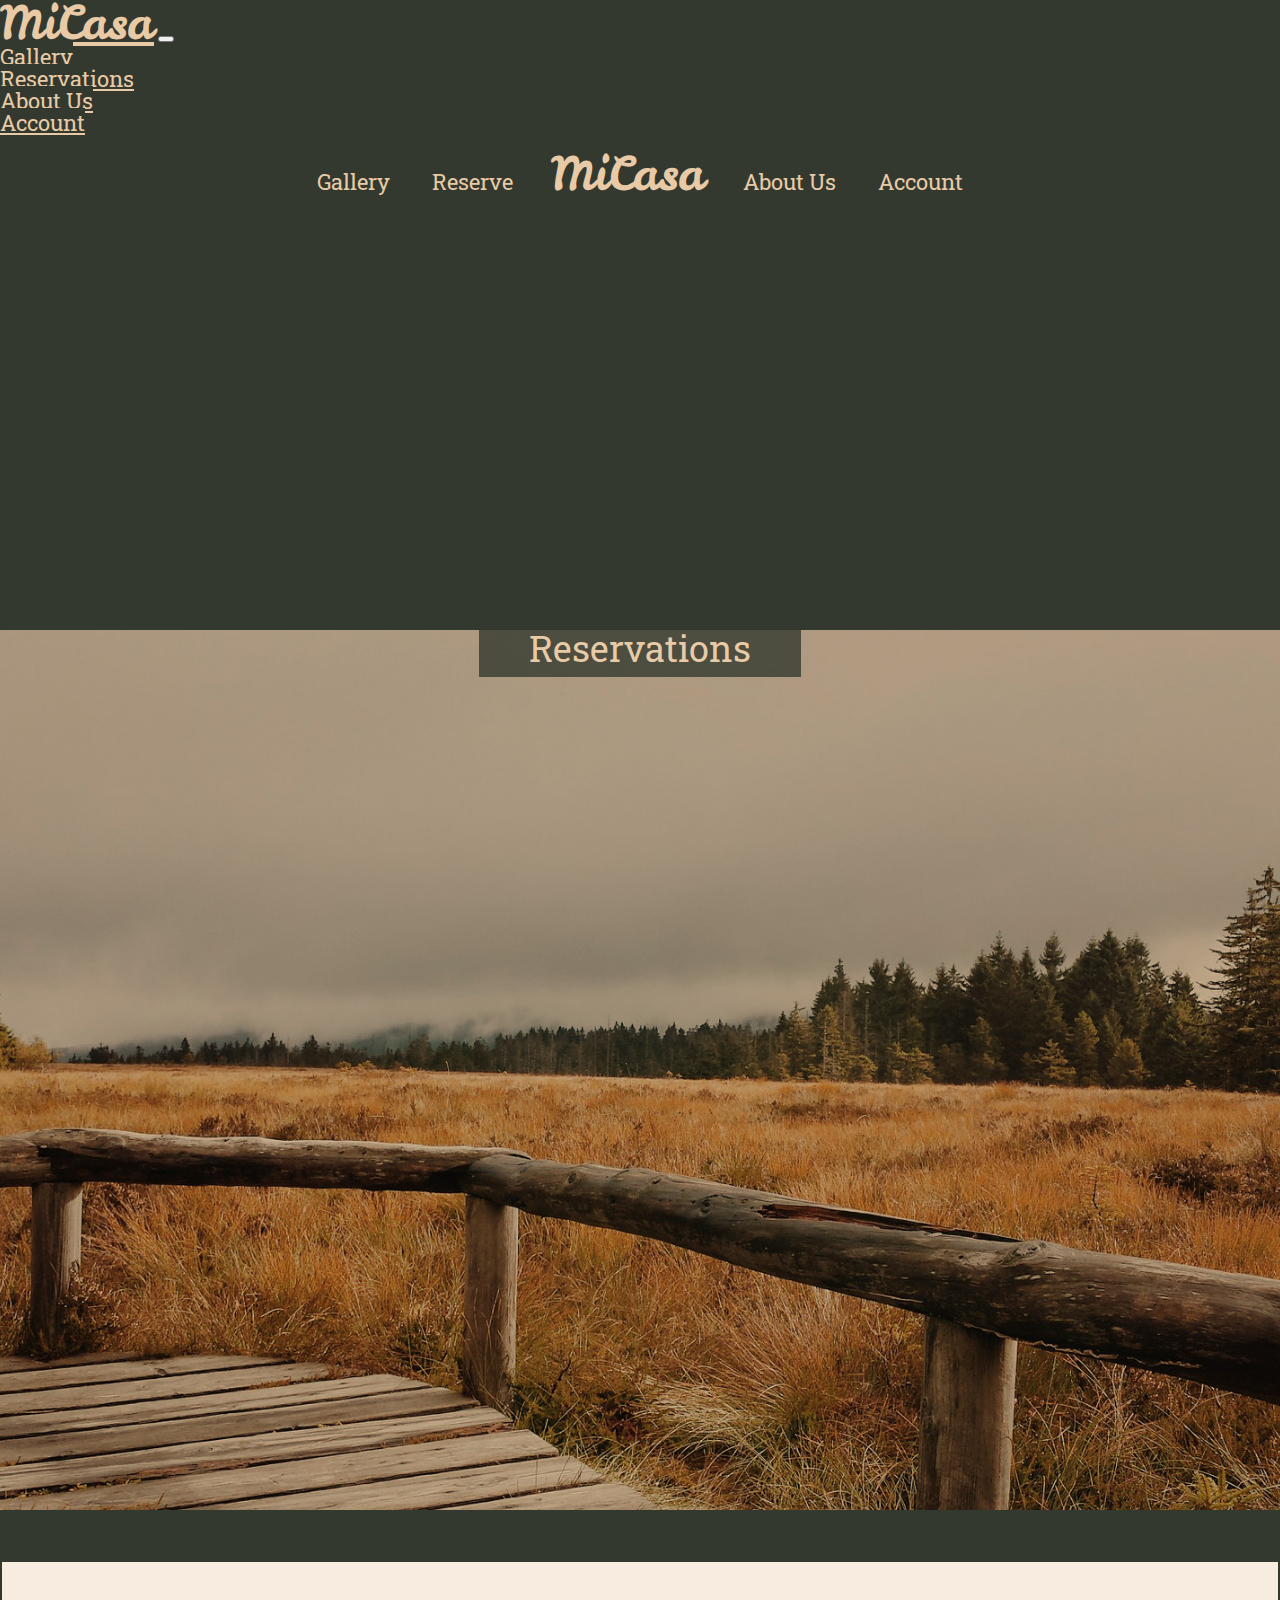
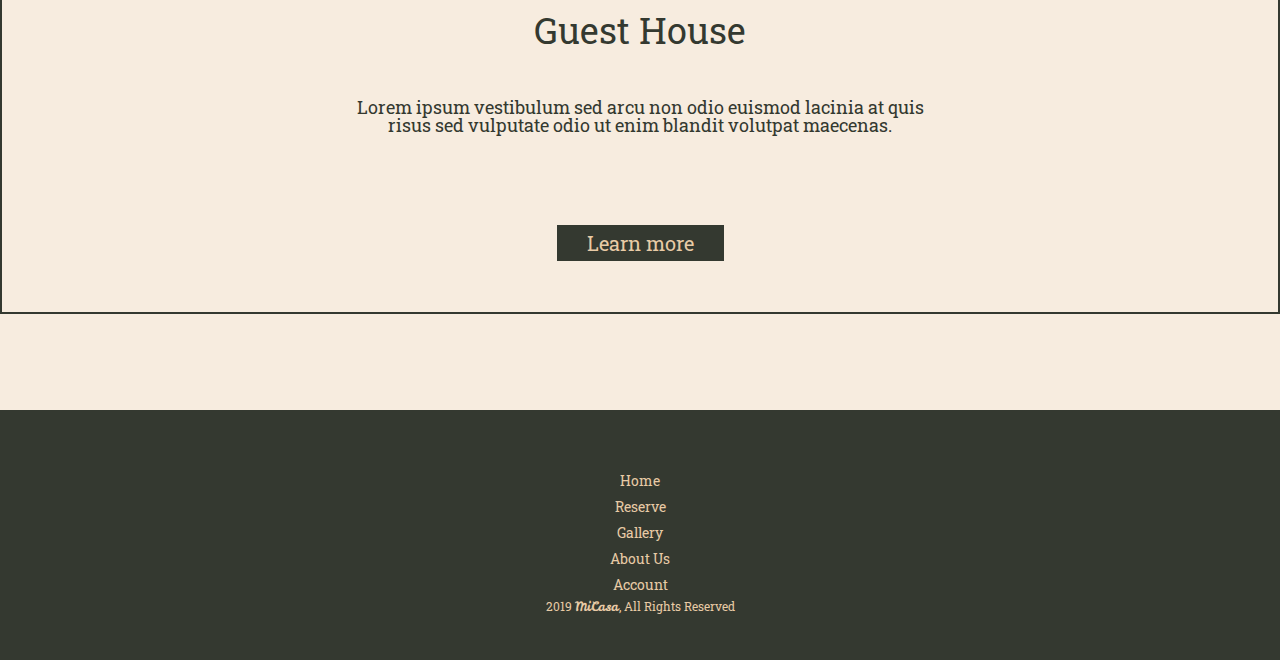
<file: index.html>
<!DOCTYPE html>
<html lang="en">
<head>
    <meta charset="UTF-8">
    <meta name="viewport" content="width=device-width, initial-scale=1, shrink-to-fit=no">
    <meta http-equiv="X-UA-Compatible" content="ie=edge">
    <meta name="description" content="MiCasa is a magical place in Latvia, where you can spend your perfect holidays.">
	<meta name="author" content="Lauma Karpinska">
    <title>MiCasa</title>
    <link rel="apple-touch-icon" sizes="57x57" href="img/favicon/">
    <link rel="apple-touch-icon" sizes="60x60" href="img/favicon//apple-icon-60x60.png">
    <link rel="apple-touch-icon" sizes="72x72" href="imgfavicon//apple-icon-72x72.png">
    <link rel="apple-touch-icon" sizes="76x76" href="img/favicon//apple-icon-76x76.png">
    <link rel="apple-touch-icon" sizes="114x114" href="img/favicon//apple-icon-114x114.png">
    <link rel="apple-touch-icon" sizes="120x120" href="img/favicon//apple-icon-120x120.png">
    <link rel="apple-touch-icon" sizes="144x144" href="img/favicon//apple-icon-144x144.png">
    <link rel="apple-touch-icon" sizes="152x152" href="img/favicon//apple-icon-152x152.png">
    <link rel="apple-touch-icon" sizes="180x180" href="img/favicon//apple-icon-180x180.png">
    <link rel="icon" type="image/png" sizes="192x192"  href="img/favicon//android-icon-192x192.png">
    <link rel="icon" type="image/png" sizes="32x32" href="img/favicon//favicon-32x32.png">
    <link rel="icon" type="image/png" sizes="96x96" href="img/favicon//favicon-96x96.png">
    <link rel="icon" type="image/png" sizes="16x16" href="img/favicon//favicon-16x16.png">
    <link rel="manifest" href="/manifest.json">
    <meta name="msapplication-TileColor" content="#ffffff">
    <meta name="msapplication-TileImage" content="/ms-icon-144x144.png">
    <meta name="theme-color" content="#ffffff">
        
    <link rel="stylesheet" href="https://stackpath.bootstrapcdn.com/bootstrap/4.1.3/css/bootstrap.min.css" integrity="sha384-MCw98/SFnGE8fJT3GXwEOngsV7Zt27NXFoaoApmYm81iuXoPkFOJwJ8ERdknLPMO" crossorigin="anonymous">
    <link href="https://fonts.googleapis.com/css?family=Roboto+Slab" rel="stylesheet">
    <link href="https://fonts.googleapis.com/css?family=Leckerli+One" rel="stylesheet">
    <link rel="stylesheet" href="https://use.fontawesome.com/releases/v5.5.0/css/all.css" integrity="sha384-B4dIYHKNBt8Bc12p+WXckhzcICo0wtJAoU8YZTY5qE0Id1GSseTk6S+L3BlXeVIU" crossorigin="anonymous">
    <link rel="stylesheet" href="css/style.css">

</head>
<body>
    <!-- HEADER -->
    <div class="header">
        <div class="container">
            <div class="row">
                <div class="col-12 hnav justify-content-center">
                    <nav class="navbar navbar-expand-md d-lg-none">
                        <a class="navbar-brand micasa" href="index.html">MiCasa</a>
                        <button class="navbar-toggler" type="button" data-toggle="collapse" data-target="#navbarSupportedContent" aria-controls="navbarSupportedContent" aria-expanded="false" aria-label="Toggle navigation">
                            <span class="burgerino"><i class="fas fa-bars"></i></span>
                        </button>
                        <div class="collapse navbar-collapse " id="navbarSupportedContent">
                            <ul class="navbar-nav mr-auto">
                                <li class="nav-item">
                                    <a class="nav-link abur" href="gallery.html">Gallery</a>
                                </li>
                                <li class="nav-item">
                                    <a class="nav-link abur" href="reservations.html">Reservations</a>
                                </li>
                                <li class="nav-item">
                                    <a class="nav-link abur" href="about.html">About Us</a>
                                </li>
                                <li class="nav-item ">
                                    <a class="nav-link abur" href="logreg.html">Account</a>
                                </li>    
                            </ul>      
                        </div>
                    </nav>
                    <nav class="normal d-none d-lg-block">
                        <ul>
                            <li>
                                <a href="gallery.html">Gallery</a>
                            </li>
                            <li>
                                <a href="reservations.html">Reserve</a>
                            </li>
                            <li>
                                <a class="micasa" href="index.html">MiCasa</a>
                            </li>
                            <li>
                                <a href="about.html">About Us</a>
                            </li>
                            <li>
                                <a href="logreg.html">Account</a>
                            </li>
                        </ul>
                    </nav>
                </div>
            </div>
        </div>
    </div> 

    
    <!-- HERO -->
    <div class="hero">
        <div class="container">
             <div class="row">
                 <div class="col">
                    <a href="reservations.html">Reservations</a>
                </div>
             </div>
        </div>
    </div>
    <!-- MAIN  -->
    <div class="ghouse lighter">
        <div class="container">
            <div class="row ">
                <div class="col lighterb">               
                    <h2>Guest House</h2>
                    <div class="text">
                        <p>Lorem ipsum vestibulum sed arcu non odio euismod lacinia at quis
                            risus sed vulputate odio ut enim blandit volutpat maecenas.
                            </p>
                    </div>
                    <div class="button">
                        <a class="darkera" href="ghouse.html">Learn more</a>
                    </div>                
                </div>
            </div>
        </div>
    </div>

    <!-- FOOTER -->

    <div class="footer">
        <div class="container">
            <div class="row fupper justify-content-between">
                <div class="col-6 col-md-3 col-xl-4 ficons">
                    <nav>
                        <ul>
                            <li><a href="https://www.facebook.com/PewDiePie/" target="_blank"><i class="fab fa-facebook"></i></a></li>
                            <li><a href="https://www.skype.com" target="_blank"><i class="fab fa-skype"></i></a></li>
                            <li><a href="https://twitter.com/pewdiepie" target="_blank"><i class="fab fa-twitter"></i></a></li>                            
                            <li><a href="https://www.instagram.com/pewdiepie/" target="_blank"><i class="fab fa-instagram"></i></a></li>
                        </ul>
                    </nav>
                </div>
                <div class="col-6 col-sm-3 col-xl-2 fnav">
                    <nav>
                        <ul>
                            <li><a href="index.html">Home</a></li>
                            <li><a href="reservations.html">Reserve</a></li>
                            <li><a href="gallery.html">Gallery</a></li>
                            <li><a href="about.html">About Us</a></li>
                            <li><a href="logreg.html">Account</a></li>
                        </ul>
                    </nav>                    
                </div>
            </div>
            <div class="row flower">
                <div class="col copyright">
                    <p>2019 <span>MiCasa</span>, All Rights Reserved</p>
                </div>
            </div>
        </div>
    </div>

    <script src="https://code.jquery.com/jquery-3.3.1.slim.min.js" integrity="sha384-q8i/X+965DzO0rT7abK41JStQIAqVgRVzpbzo5smXKp4YfRvH+8abtTE1Pi6jizo" crossorigin="anonymous"></script>
    <script src="https://cdnjs.cloudflare.com/ajax/libs/popper.js/1.14.7/umd/popper.min.js" integrity="sha384-UO2eT0CpHqdSJQ6hJty5KVphtPhzWj9WO1clHTMGa3JDZwrnQq4sF86dIHNDz0W1" crossorigin="anonymous"></script>
    <script src="https://stackpath.bootstrapcdn.com/bootstrap/4.3.1/js/bootstrap.min.js" integrity="sha384-JjSmVgyd0p3pXB1rRibZUAYoIIy6OrQ6VrjIEaFf/nJGzIxFDsf4x0xIM+B07jRM" crossorigin="anonymous"></script>
    
    <script src="js/main.js"></script>
</body>
</html>
</file>
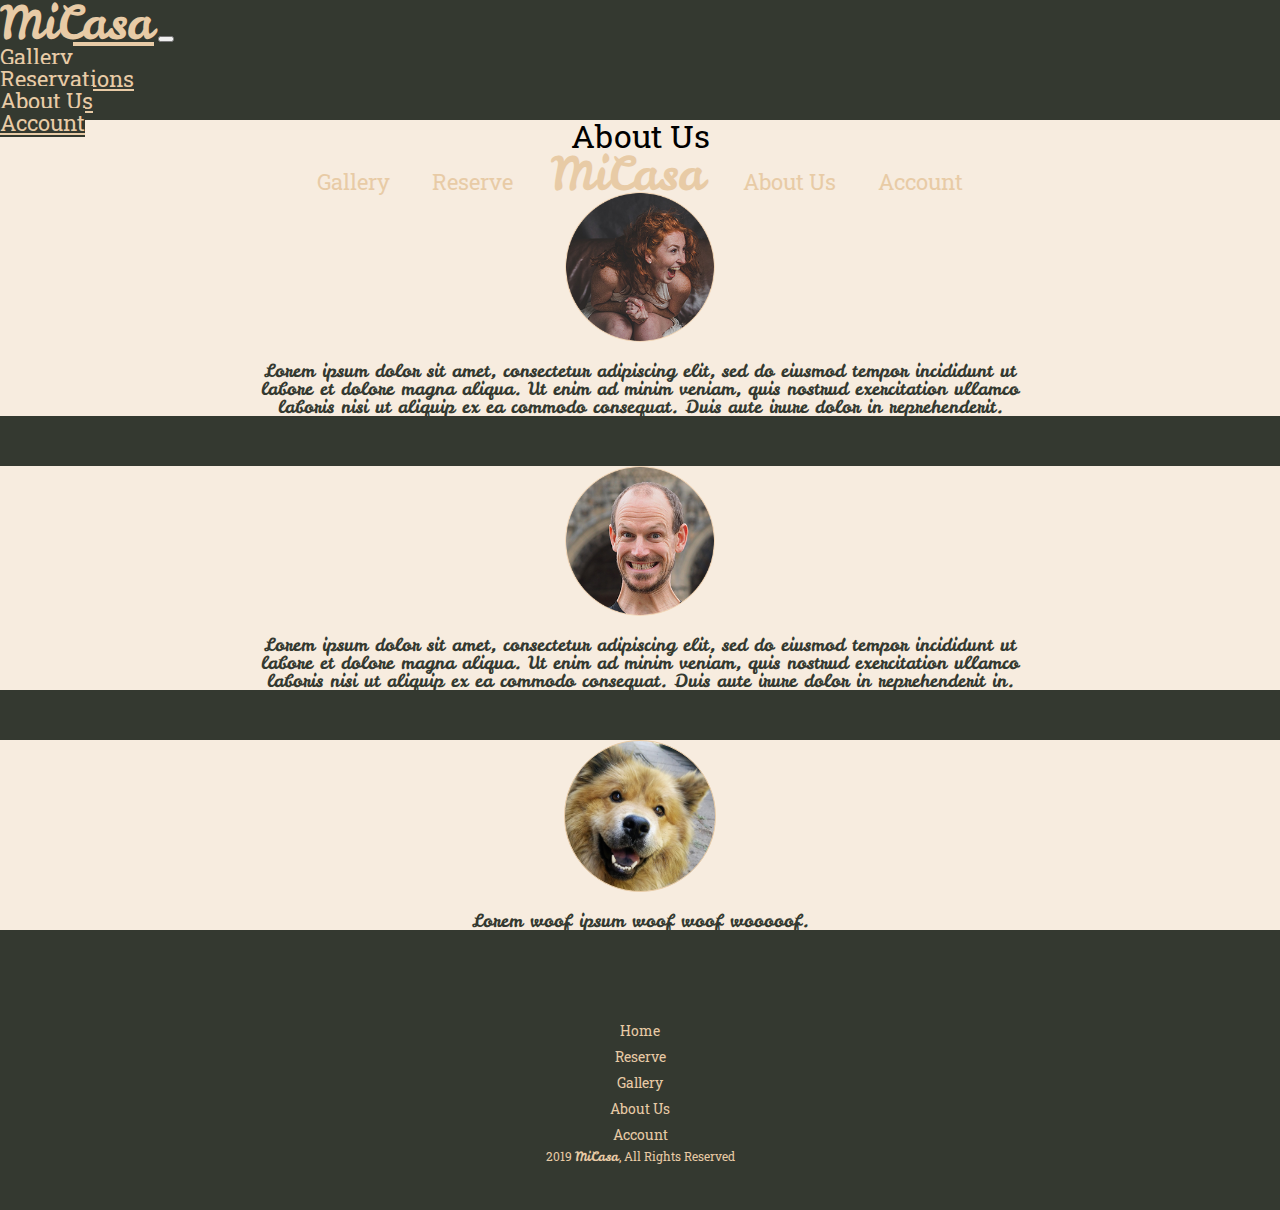
<file: about.html>
<!DOCTYPE html>
<html lang="en">
<head>
    <meta charset="UTF-8">
    <meta name="viewport" content="width=device-width, initial-scale=1, shrink-to-fit=no">
    <meta http-equiv="X-UA-Compatible" content="ie=edge">
    <meta name="description" content="MiCasa is a magical place in Latvia, where you can spend your perfect holidays.">
    <meta name="author" content="Lauma Karpinska">
    <title>MiCasa</title>
    <link rel="apple-touch-icon" sizes="57x57" href="img/favicon/">
    <link rel="apple-touch-icon" sizes="60x60" href="img/favicon//apple-icon-60x60.png">
    <link rel="apple-touch-icon" sizes="72x72" href="imgfavicon//apple-icon-72x72.png">
    <link rel="apple-touch-icon" sizes="76x76" href="img/favicon//apple-icon-76x76.png">
    <link rel="apple-touch-icon" sizes="114x114" href="img/favicon//apple-icon-114x114.png">
    <link rel="apple-touch-icon" sizes="120x120" href="img/favicon//apple-icon-120x120.png">
    <link rel="apple-touch-icon" sizes="144x144" href="img/favicon//apple-icon-144x144.png">
    <link rel="apple-touch-icon" sizes="152x152" href="img/favicon//apple-icon-152x152.png">
    <link rel="apple-touch-icon" sizes="180x180" href="img/favicon//apple-icon-180x180.png">
    <link rel="icon" type="image/png" sizes="192x192"  href="img/favicon//android-icon-192x192.png">
    <link rel="icon" type="image/png" sizes="32x32" href="img/favicon//favicon-32x32.png">
    <link rel="icon" type="image/png" sizes="96x96" href="img/favicon//favicon-96x96.png">
    <link rel="icon" type="image/png" sizes="16x16" href="img/favicon//favicon-16x16.png">
    <link rel="manifest" href="/manifest.json">
    <meta name="msapplication-TileColor" content="#ffffff">
    <meta name="msapplication-TileImage" content="/ms-icon-144x144.png">
    <meta name="theme-color" content="#ffffff">
    
    <link rel="stylesheet" href="https://stackpath.bootstrapcdn.com/bootstrap/4.1.3/css/bootstrap.min.css" integrity="sha384-MCw98/SFnGE8fJT3GXwEOngsV7Zt27NXFoaoApmYm81iuXoPkFOJwJ8ERdknLPMO" crossorigin="anonymous">
    <link href="https://fonts.googleapis.com/css?family=Roboto+Slab" rel="stylesheet">
    <link href="https://fonts.googleapis.com/css?family=Leckerli+One" rel="stylesheet">
    <link rel="stylesheet" href="https://use.fontawesome.com/releases/v5.5.0/css/all.css" integrity="sha384-B4dIYHKNBt8Bc12p+WXckhzcICo0wtJAoU8YZTY5qE0Id1GSseTk6S+L3BlXeVIU" crossorigin="anonymous">
    <link rel="stylesheet" href="css/style.css">
    
</head>
<body>
    <!-- HEADER -->
    <div class="header">
        <div class="container">
            <div class="row">
                <div class="col-12 hnav justify-content-center">
                    <nav class="navbar navbar-expand-md d-lg-none">
                        <a class="navbar-brand micasa" href="index.html">MiCasa</a>
                        <button class="navbar-toggler" type="button" data-toggle="collapse" data-target="#navbarSupportedContent" aria-controls="navbarSupportedContent" aria-expanded="false" aria-label="Toggle navigation">
                            <span class="burgerino"><i class="fas fa-bars"></i></span>
                        </button>
                        <div class="collapse navbar-collapse " id="navbarSupportedContent">
                            <ul class="navbar-nav mr-auto">
                                <li class="nav-item">
                                    <a class="nav-link abur" href="gallery.html">Gallery</a>
                                </li>
                                <li class="nav-item">
                                    <a class="nav-link abur" href="reservations.html">Reservations</a>
                                </li>
                                <li class="nav-item">
                                    <a class="nav-link abur" href="about.html">About Us</a>
                                </li>
                                <li class="nav-item ">
                                    <a class="nav-link abur" href="logreg.html">Account</a>
                                </li>    
                            </ul>      
                        </div>
                    </nav>
                    <nav class="normal d-none d-lg-block">
                        <ul>
                            <li>
                                <a href="gallery.html">Gallery</a>
                            </li>
                            <li>
                                <a href="reservations.html">Reserve</a>
                            </li>
                            <li>
                                <a class="micasa" href="index.html">MiCasa</a>
                            </li>
                            <li>
                                <a href="about.html">About Us</a>
                            </li>
                            <li>
                                <a href="logreg.html">Account</a>
                            </li>
                        </ul>
                    </nav>
                </div>
            </div>
        </div>
    </div>       
    
    <!-- MAIN -->
    <div class="about">
        <div class="container lighter">
            <div class="row">
                <div class="col-12 lighter">
                    <h2>About Us</h2>
                </div>
            </div>
            <div class="row">
                <div class="col-12">
                    <div class="abimg1 abimg"></div>
                    <div class="text">
                        <p>Lorem ipsum dolor sit amet, consectetur adipiscing elit,
                            sed do eiusmod tempor incididunt ut labore et dolore magna aliqua.
                            Ut enim ad minim veniam, quis nostrud exercitation ullamco laboris
                            nisi ut aliquip ex ea commodo consequat. Duis aute irure dolor in
                            reprehenderit.
                        </p>
                    </div>
                </div>
            </div>
        </div>
    </div>       
    <div class="about">
        <div class="container ligther">
            <div class="row">
                <div class="col-12 lighter">
                    <div class="abimg2 abimg"></div>
                    <div class="text">
                        <p>Lorem ipsum dolor sit amet, consectetur adipiscing elit,
                            sed do eiusmod tempor incididunt ut labore et dolore magna aliqua.
                            Ut enim ad minim veniam, quis nostrud exercitation ullamco laboris
                            nisi ut aliquip ex ea commodo consequat. Duis aute irure dolor in
                            reprehenderit in.
                        </p>
                    </div>
                </div>
            </div>
        </div>
    </div>  
    <div class="about">
        <div class="container lighter">
            <div class="row">    
                <div class="col-12">
                    <div class="abimg3 abimg"></div>
                    <div class="text">
                        <p>Lorem woof ipsum woof woof wooooof.
                        </p>
                    </div>
                </div>   
            </div> 
        </div>
    </div>
    
    
    
    <!-- FOOTER -->
    
    <div class="footer">
        <div class="container">
            <div class="row fupper justify-content-between">
                <div class="col-6 col-md-3 col-xl-4 ficons">
                    <nav>
                        <ul>
                            <li><a href="https://www.facebook.com/PewDiePie/" target="_blank"><i class="fab fa-facebook"></i></a></li>
                            <li><a href="https://www.skype.com" target="_blank"><i class="fab fa-skype"></i></a></li>
                            <li><a href="https://twitter.com/pewdiepie" target="_blank"><i class="fab fa-twitter"></i></a></li>                            
                            <li><a href="https://www.instagram.com/pewdiepie/" target="_blank"><i class="fab fa-instagram"></i></a></li>
                        </ul>
                    </nav>
                </div>
                <div class="col-6 col-sm-3 col-xl-2 fnav">
                    <nav>
                        <ul>
                            <li><a href="index.html">Home</a></li>
                            <li><a href="reservations.html">Reserve</a></li>
                            <li><a href="gallery.html">Gallery</a></li>
                            <li><a href="about.html">About Us</a></li>
                            <li><a href="logreg.html">Account</a></li>
                        </ul>
                    </nav>                    
                </div>
            </div>
            <div class="row flower">
                <div class="col copyright">
                    <p>2019 <span>MiCasa</span>, All Rights Reserved</p>
                </div>
            </div>
        </div>
    </div>
    
    <script src="https://code.jquery.com/jquery-3.3.1.slim.min.js" integrity="sha384-q8i/X+965DzO0rT7abK41JStQIAqVgRVzpbzo5smXKp4YfRvH+8abtTE1Pi6jizo" crossorigin="anonymous"></script>
    <script src="https://cdnjs.cloudflare.com/ajax/libs/popper.js/1.14.7/umd/popper.min.js" integrity="sha384-UO2eT0CpHqdSJQ6hJty5KVphtPhzWj9WO1clHTMGa3JDZwrnQq4sF86dIHNDz0W1" crossorigin="anonymous"></script>
    <script src="https://stackpath.bootstrapcdn.com/bootstrap/4.3.1/js/bootstrap.min.js" integrity="sha384-JjSmVgyd0p3pXB1rRibZUAYoIIy6OrQ6VrjIEaFf/nJGzIxFDsf4x0xIM+B07jRM" crossorigin="anonymous"></script>
    
    <script src="js/main.js"></script>
</body>
</html>
</file>
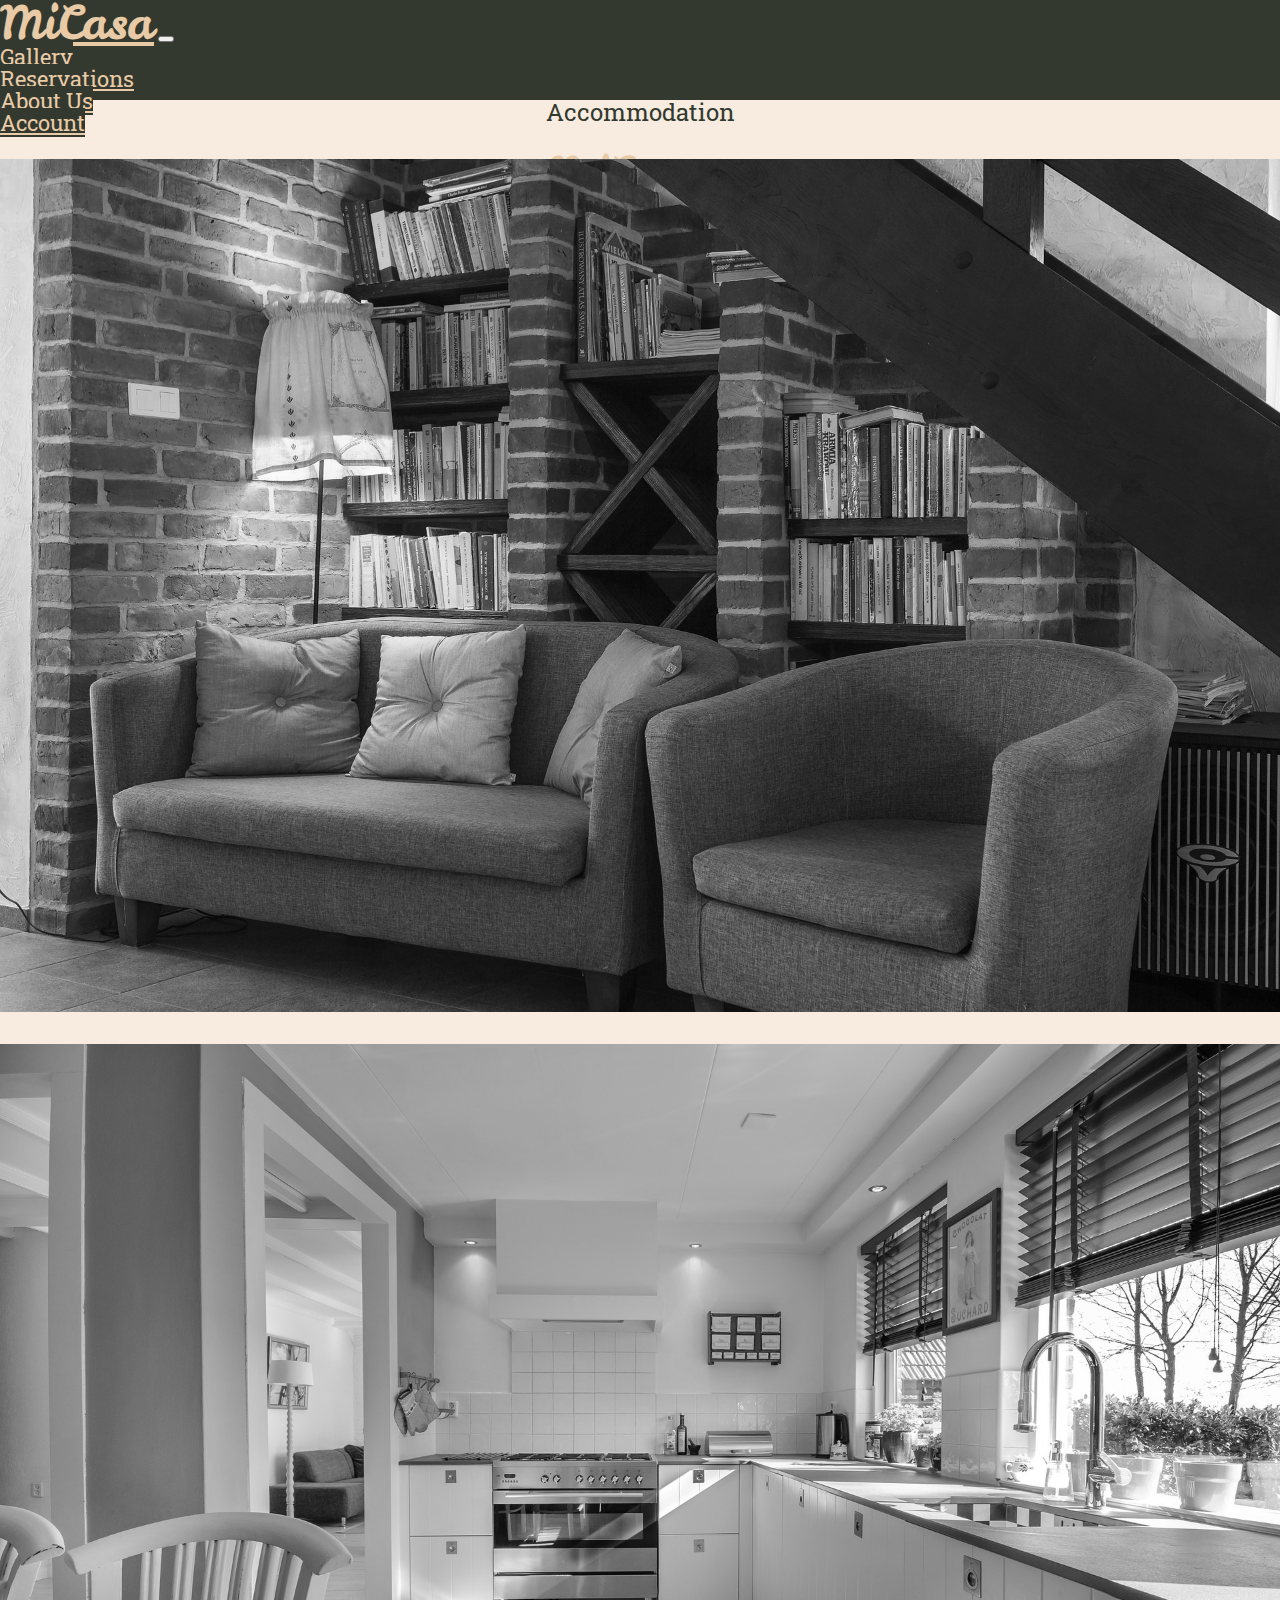
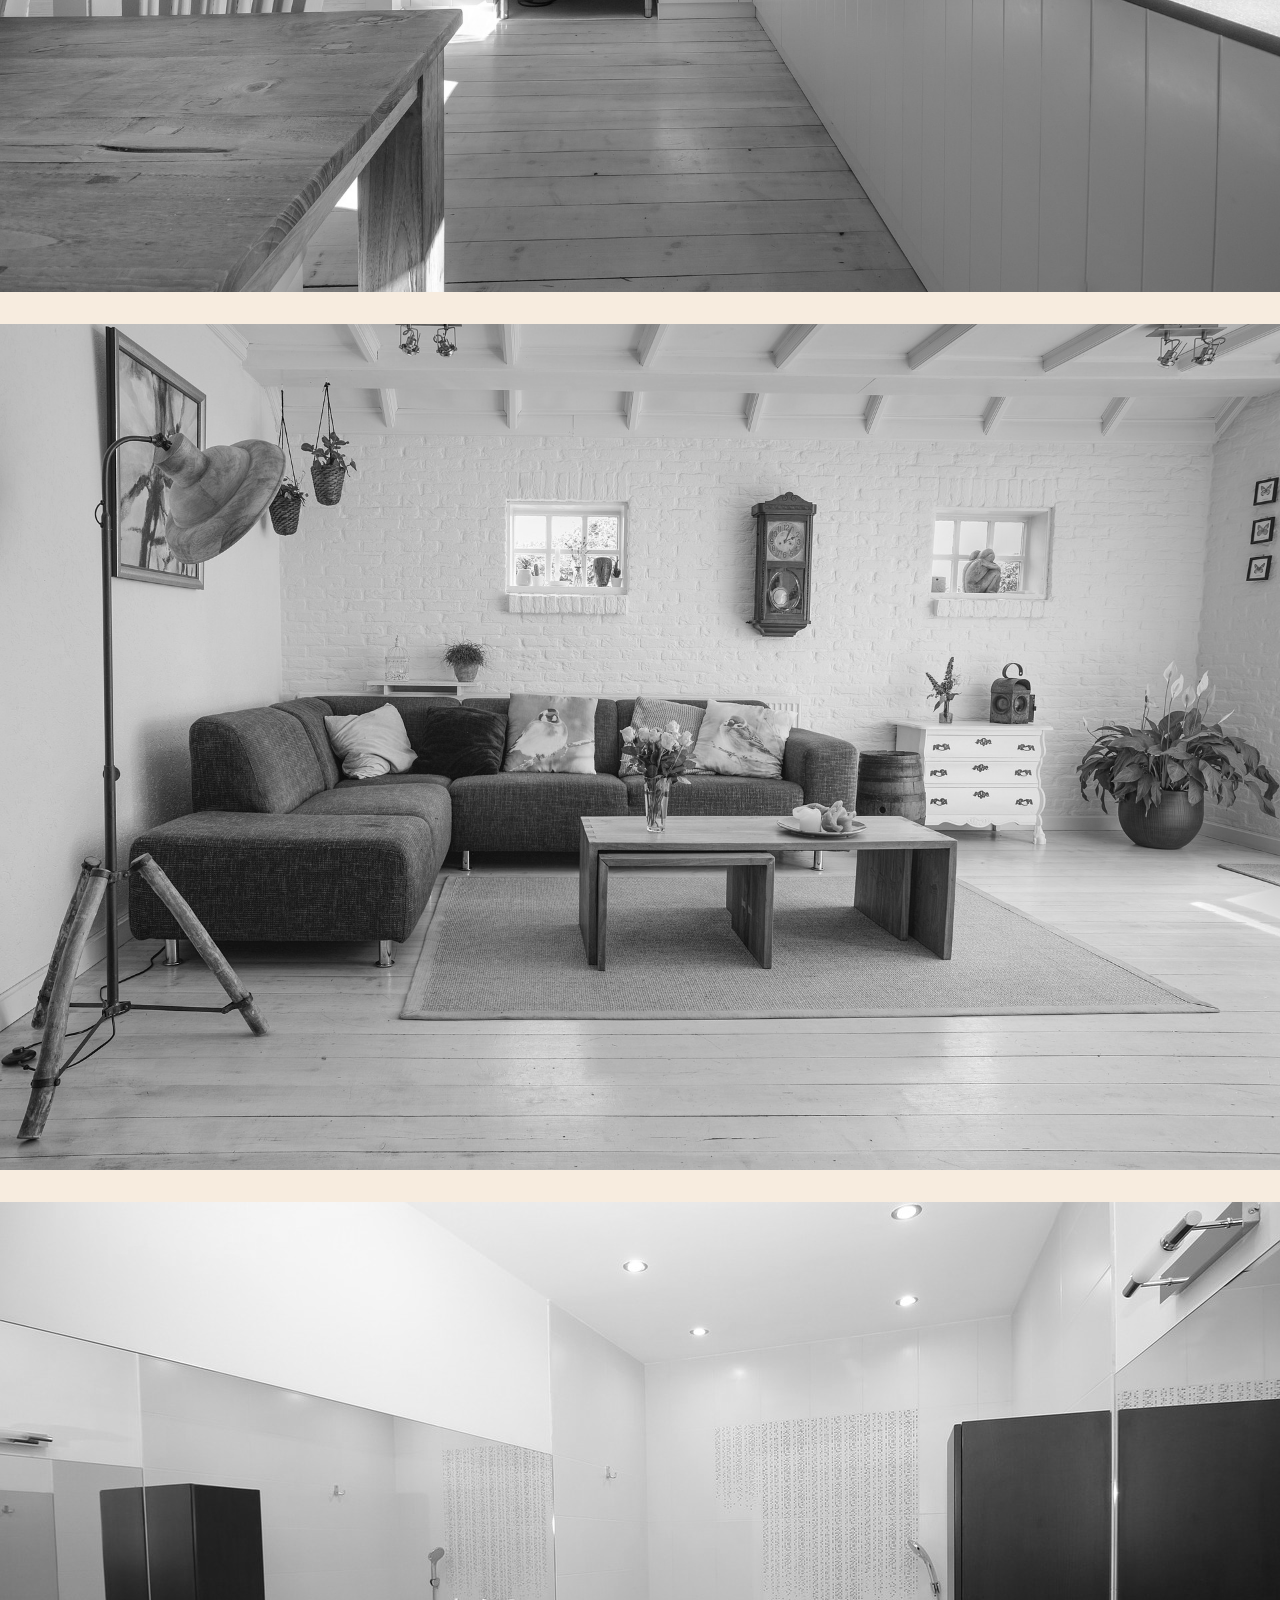
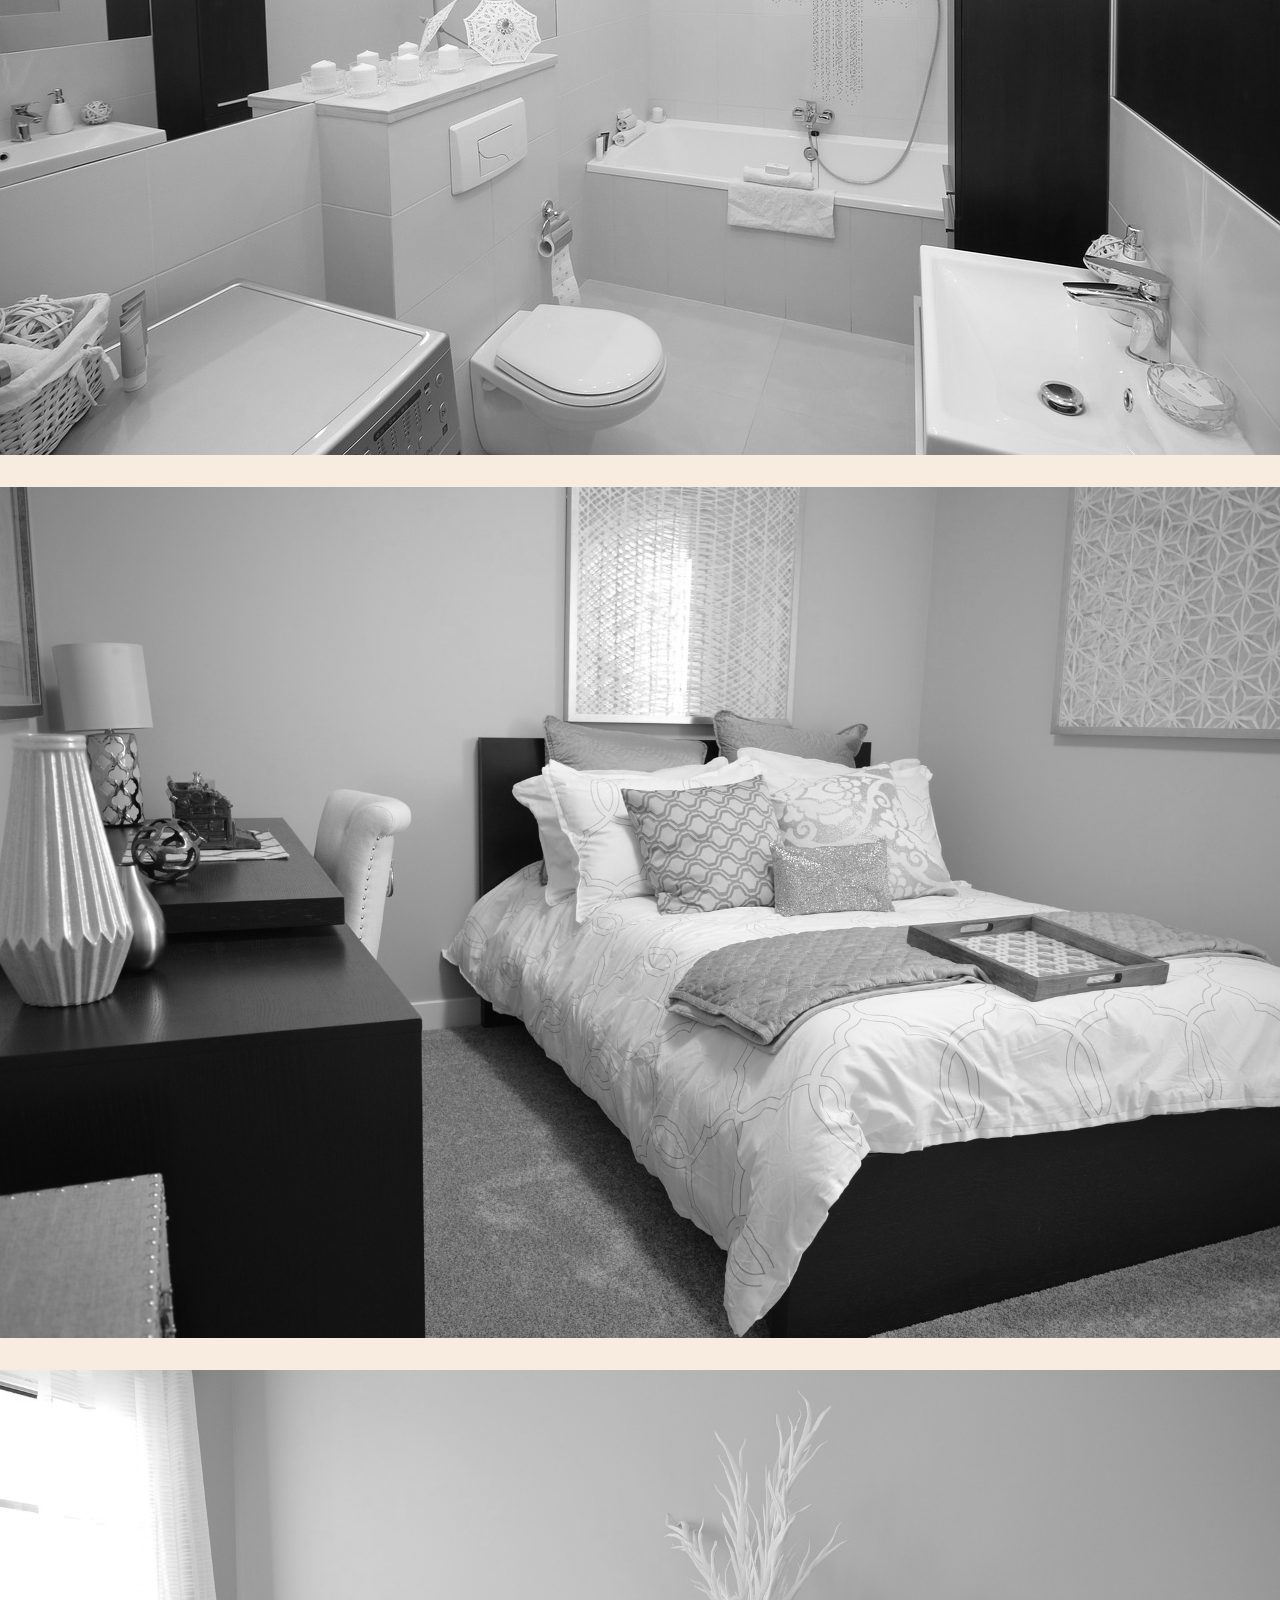
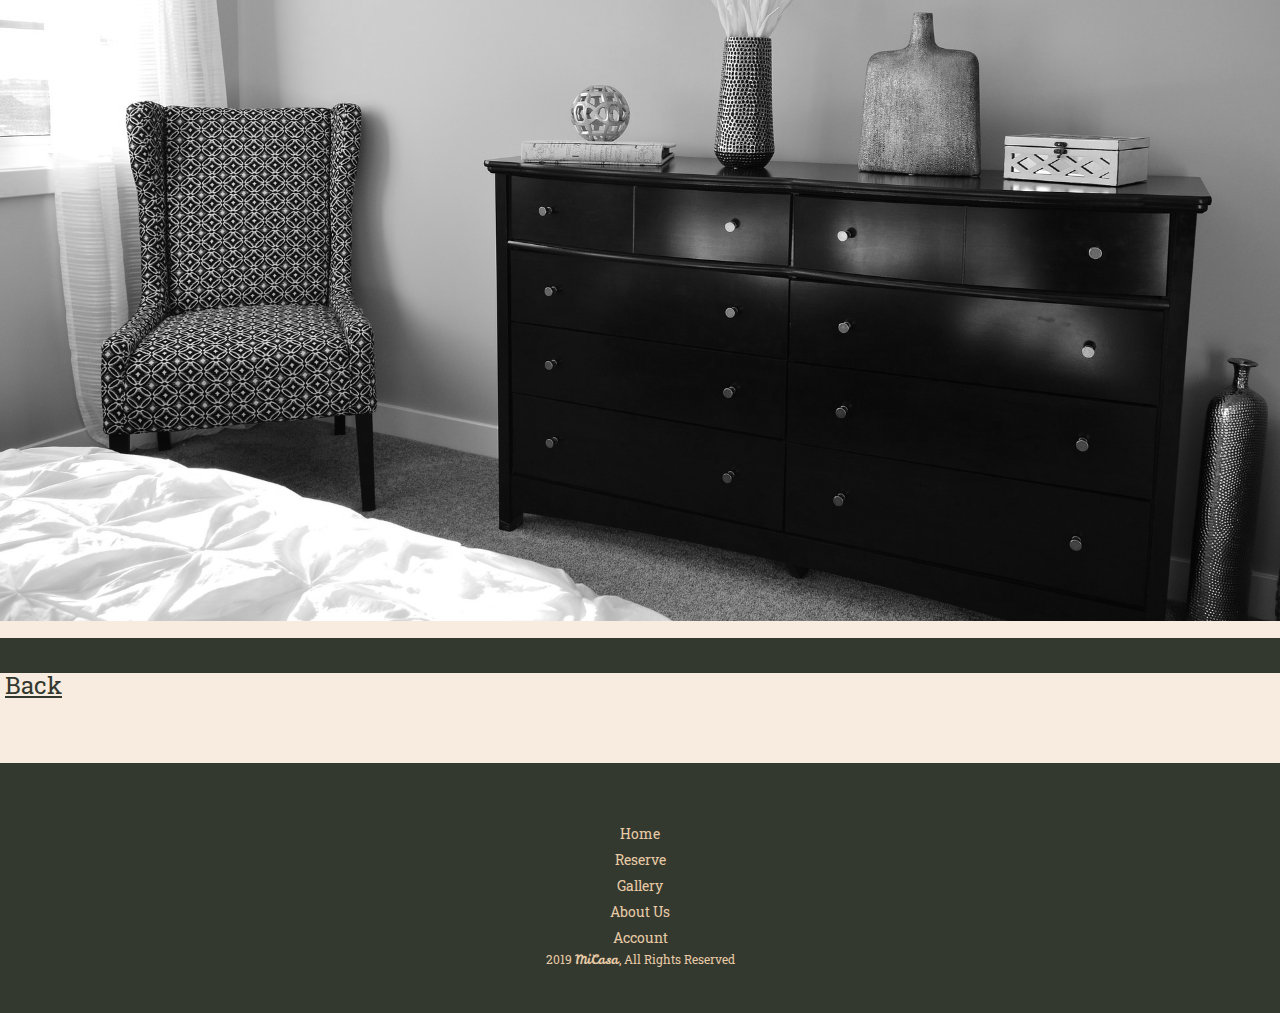
<file: accommodation.html>
<!DOCTYPE html>
<html lang="en">
<head>
    <meta charset="UTF-8">
    <meta name="viewport" content="width=device-width, initial-scale=1, shrink-to-fit=no">
    <meta http-equiv="X-UA-Compatible" content="ie=edge">
    <meta name="description" content="MiCasa is a magical place in Latvia, where you can spend your perfect holidays.">
    <meta name="author" content="Lauma Karpinska">
    <title>MiCasa</title>
    <link rel="apple-touch-icon" sizes="57x57" href="img/favicon/">
    <link rel="apple-touch-icon" sizes="60x60" href="img/favicon//apple-icon-60x60.png">
    <link rel="apple-touch-icon" sizes="72x72" href="imgfavicon//apple-icon-72x72.png">
    <link rel="apple-touch-icon" sizes="76x76" href="img/favicon//apple-icon-76x76.png">
    <link rel="apple-touch-icon" sizes="114x114" href="img/favicon//apple-icon-114x114.png">
    <link rel="apple-touch-icon" sizes="120x120" href="img/favicon//apple-icon-120x120.png">
    <link rel="apple-touch-icon" sizes="144x144" href="img/favicon//apple-icon-144x144.png">
    <link rel="apple-touch-icon" sizes="152x152" href="img/favicon//apple-icon-152x152.png">
    <link rel="apple-touch-icon" sizes="180x180" href="img/favicon//apple-icon-180x180.png">
    <link rel="icon" type="image/png" sizes="192x192"  href="img/favicon//android-icon-192x192.png">
    <link rel="icon" type="image/png" sizes="32x32" href="img/favicon//favicon-32x32.png">
    <link rel="icon" type="image/png" sizes="96x96" href="img/favicon//favicon-96x96.png">
    <link rel="icon" type="image/png" sizes="16x16" href="img/favicon//favicon-16x16.png">
    <link rel="manifest" href="/manifest.json">
    <meta name="msapplication-TileColor" content="#ffffff">
    <meta name="msapplication-TileImage" content="/ms-icon-144x144.png">
    <meta name="theme-color" content="#ffffff">
    
    <link rel="stylesheet" href="https://stackpath.bootstrapcdn.com/bootstrap/4.1.3/css/bootstrap.min.css" integrity="sha384-MCw98/SFnGE8fJT3GXwEOngsV7Zt27NXFoaoApmYm81iuXoPkFOJwJ8ERdknLPMO" crossorigin="anonymous">
    <link href="https://fonts.googleapis.com/css?family=Roboto+Slab" rel="stylesheet">
    <link href="https://fonts.googleapis.com/css?family=Leckerli+One" rel="stylesheet">
    <link rel="stylesheet" href="https://use.fontawesome.com/releases/v5.5.0/css/all.css" integrity="sha384-B4dIYHKNBt8Bc12p+WXckhzcICo0wtJAoU8YZTY5qE0Id1GSseTk6S+L3BlXeVIU" crossorigin="anonymous">
    <link rel="stylesheet" href="css/style.css">
    
</head>
<body>
    <!-- HEADER -->
    <div class="header">
        <div class="container">
            <div class="row">
                <div class="col-12 hnav justify-content-center">
                    <nav class="navbar navbar-expand-md d-lg-none">
                        <a class="navbar-brand micasa" href="index.html">MiCasa</a>
                        <button class="navbar-toggler" type="button" data-toggle="collapse" data-target="#navbarSupportedContent" aria-controls="navbarSupportedContent" aria-expanded="false" aria-label="Toggle navigation">
                            <span class="burgerino"><i class="fas fa-bars"></i></span>
                        </button>
                        <div class="collapse navbar-collapse " id="navbarSupportedContent">
                            <ul class="navbar-nav mr-auto">
                                <li class="nav-item">
                                    <a class="nav-link abur" href="gallery.html">Gallery</a>
                                </li>
                                <li class="nav-item">
                                    <a class="nav-link abur" href="reservations.html">Reservations</a>
                                </li>
                                <li class="nav-item">
                                    <a class="nav-link abur" href="about.html">About Us</a>
                                </li>
                                <li class="nav-item ">
                                    <a class="nav-link abur" href="logreg.html">Account</a>
                                </li>    
                            </ul>      
                        </div>
                    </nav>
                    <nav class="normal d-none d-lg-block">
                        <ul>
                            <li>
                                <a href="gallery.html">Gallery</a>
                            </li>
                            <li>
                                <a href="reservations.html">Reserve</a>
                            </li>
                            <li>
                                <a class="micasa" href="index.html">MiCasa</a>
                            </li>
                            <li>
                                <a href="about.html">About Us</a>
                            </li>
                            <li>
                                <a href="logreg.html">Account</a>
                            </li>
                        </ul>
                    </nav>
                </div>
            </div>
        </div>
    </div> 
    
    <!-- MAIN -->
    
    <div class="specgal">
        <div class="overlay">
            <div class="slideshow col12">
                <div class="closeslide"><a href="#" id="close"><i class="far fa-window-close"></i></a></div>
                <div class="specphotos">
                    <div class="blocka active"><img class="specslide" src="img/gallery/accom/livingroom1.jpg" alt="Living room"></div>
                    <div class="blocka "><img class="specslide" src="img/gallery/accom/kitchen.jpg" alt="Kitchen"></div>
                    <div class="blocka "><img class="specslide" src="img/gallery/accom/livingroom.jpg" alt="Living room"></div>
                    <div class="blocka "><img class="specslide" src="img/gallery/accom/bathroom.jpg" alt="Bathroom"></div>
                    <div class="blocka "><img class="specslide" src="img/gallery/accom/bedroom1.jpg" alt="Bedroom"></div>
                    <div class="blocka "><img class="specslide" src="img/gallery/accom/bedroom2.jpg" alt="Bedroom"></div>
                </div>
                <div class="specbuttons">
                    <a href="#" id="prev"><i class="fas fa-chevron-left"></i></a>
                    <a href="#" id="play"><i class="fas fa-play"></i></a>
                    <a href="#" id="stop"><i class="fas fa-stop"></i></a>
                    <a href="#" id="next"><i class="fas fa-chevron-right"></i></a>
                </div>
            </div>
        </div>
        <div class="container lighter">
            <div class="row">
                <h1 class="gtitle col-12">Accommodation</h1>
            </div>
            
            <div class="row allGal">
                <div class="col-12 col-md-4">
                    <div class="ok"><img  src="img/gallery/accom/livingroom1.jpg" alt="Living room"></div>
                </div>
                <div class="col-12 col-md-4 ">
                    <div class="ok"><img src="img/gallery/accom/kitchen.jpg" alt="Kitchen"></div>
                </div>
                <div class="col-12 col-md-4 ">
                    <div class="ok"><img src="img/gallery/accom/livingroom.jpg" alt="Living room"></div>
                </div>
            </div>
            <div class="row allGal">
                <div class="col-12 col-md-4 ">
                    <div class="ok"><img src="img/gallery/accom/bathroom.jpg" alt="Bathroom"></div>
                </div>
                <div class="col-12 col-md-4 ">
                    <div class="ok"><img src="img/gallery/accom/bedroom1.jpg" alt="Bedroom"></div>
                </div>
                <div class="col-12 col-md-4 ">
                    <div class="ok"><img src="img/gallery/accom/bedroom2.jpg" alt="Bedroom"></div>
                </div>
            </div>
        </div>
    </div>
    <!-- BACK BUTTON -->
    <div class="mainline3 darkerc ">
        <div class="container lighter">
            <div class="row">
                <div class="col-6 col-sm-4 back">
                    <a href="gallery.html"><i class="fas fa-chevron-left"></i> Back</a>
                </div>
            </div>
        </div>
    </div>
    
    <!-- FOOTER -->
    
    <div class="footer">
        <div class="container">
            <div class="row fupper justify-content-between">
                <div class="col-6 col-md-3 col-xl-4 ficons">
                    <nav>
                        <ul>
                            <li><a href="https://www.facebook.com/PewDiePie/" target="_blank"><i class="fab fa-facebook"></i></a></li>
                            <li><a href="https://www.skype.com" target="_blank"><i class="fab fa-skype"></i></a></li>
                            <li><a href="https://twitter.com/pewdiepie" target="_blank"><i class="fab fa-twitter"></i></a></li>                            
                            <li><a href="https://www.instagram.com/pewdiepie/" target="_blank"><i class="fab fa-instagram"></i></a></li>
                        </ul>
                    </nav>
                </div>
                <div class="col-6 col-sm-3 col-xl-2 fnav">
                    <nav>
                        <ul>
                            <li><a href="index.html">Home</a></li>
                            <li><a href="reservations.html">Reserve</a></li>
                            <li><a href="gallery.html">Gallery</a></li>
                            <li><a href="about.html">About Us</a></li>
                            <li><a href="logreg.html">Account</a></li>
                        </ul>
                    </nav>                    
                </div>
            </div>
            <div class="row flower">
                <div class="col copyright">
                    <p>2019 <span>MiCasa</span>, All Rights Reserved</p>
                </div>
            </div>
        </div>
    </div>
    
    <script src="https://code.jquery.com/jquery-3.3.1.slim.min.js" integrity="sha384-q8i/X+965DzO0rT7abK41JStQIAqVgRVzpbzo5smXKp4YfRvH+8abtTE1Pi6jizo" crossorigin="anonymous"></script>
    <script src="https://cdnjs.cloudflare.com/ajax/libs/popper.js/1.14.7/umd/popper.min.js" integrity="sha384-UO2eT0CpHqdSJQ6hJty5KVphtPhzWj9WO1clHTMGa3JDZwrnQq4sF86dIHNDz0W1" crossorigin="anonymous"></script>
    <script src="https://stackpath.bootstrapcdn.com/bootstrap/4.3.1/js/bootstrap.min.js" integrity="sha384-JjSmVgyd0p3pXB1rRibZUAYoIIy6OrQ6VrjIEaFf/nJGzIxFDsf4x0xIM+B07jRM" crossorigin="anonymous"></script>
    
    <script src="js/main.js"></script>
    <script src="js/slideshow.js"></script>
</body>
</html>
</file>
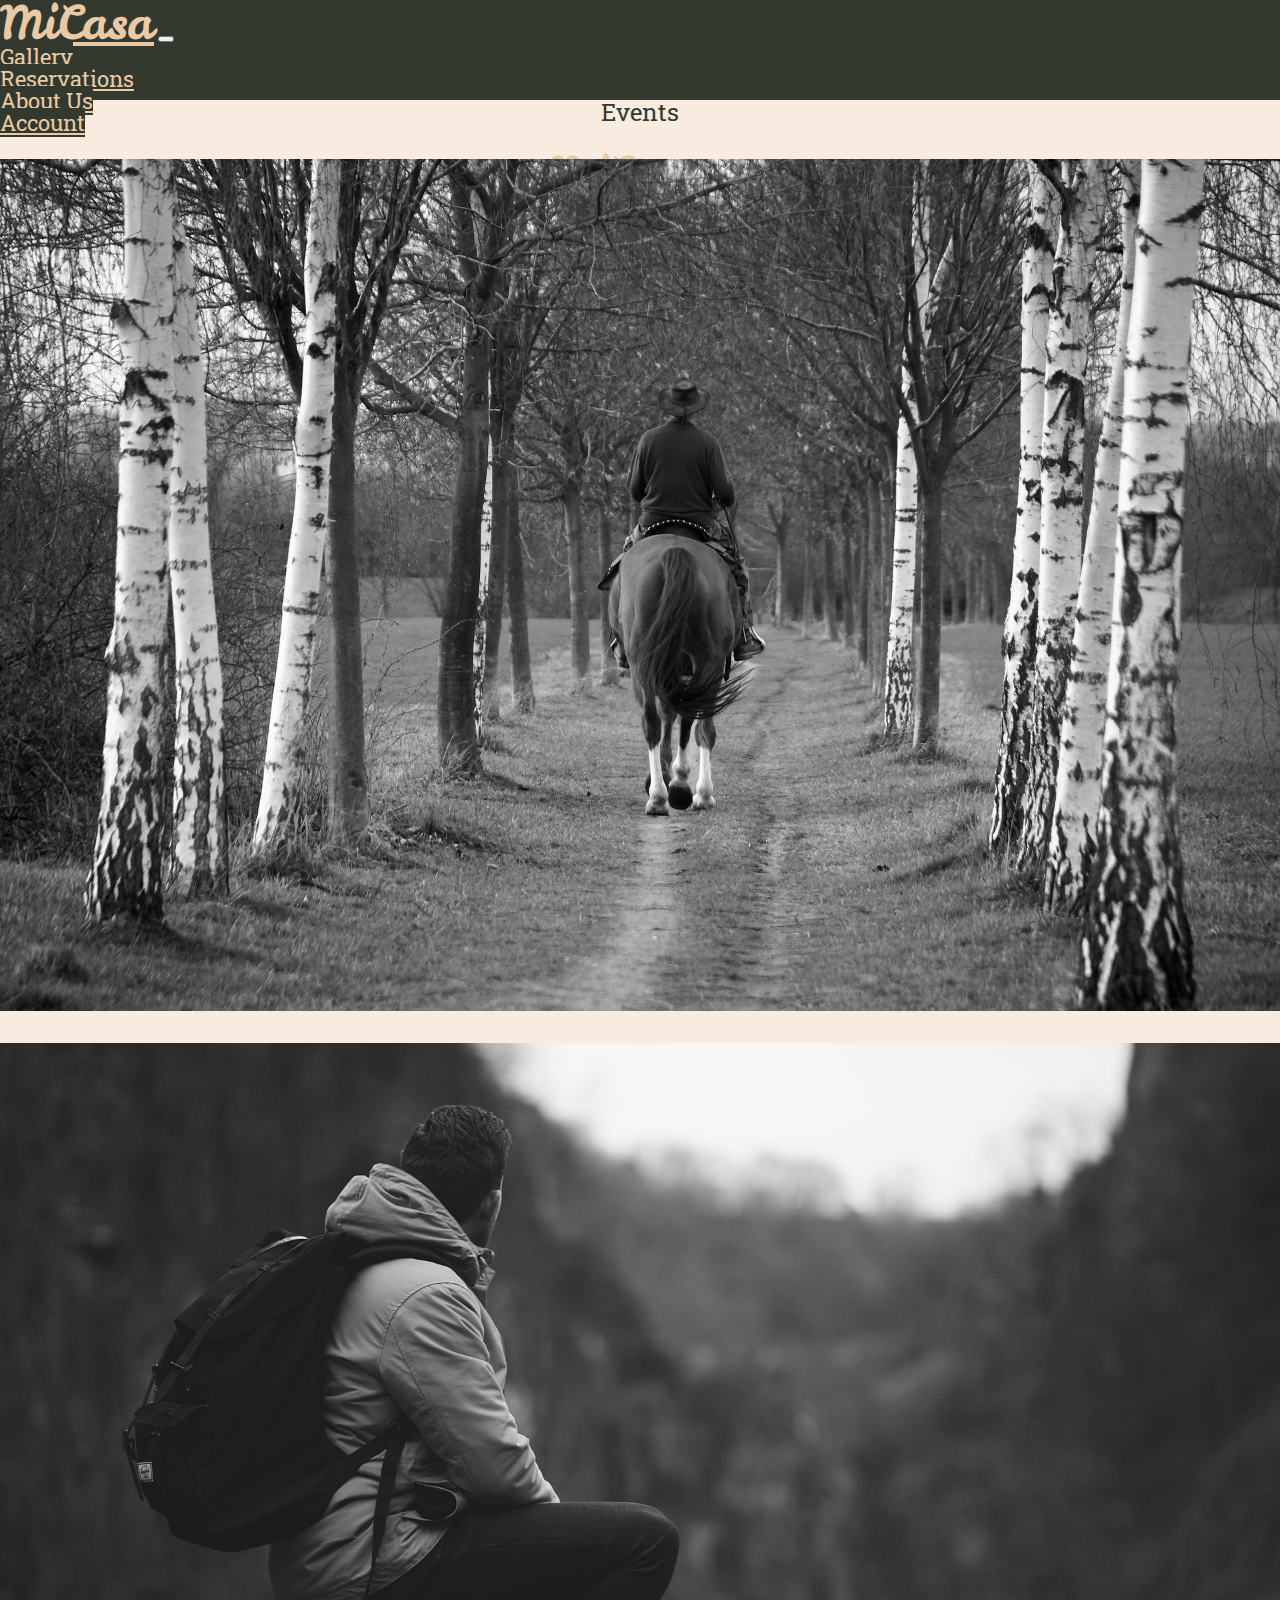
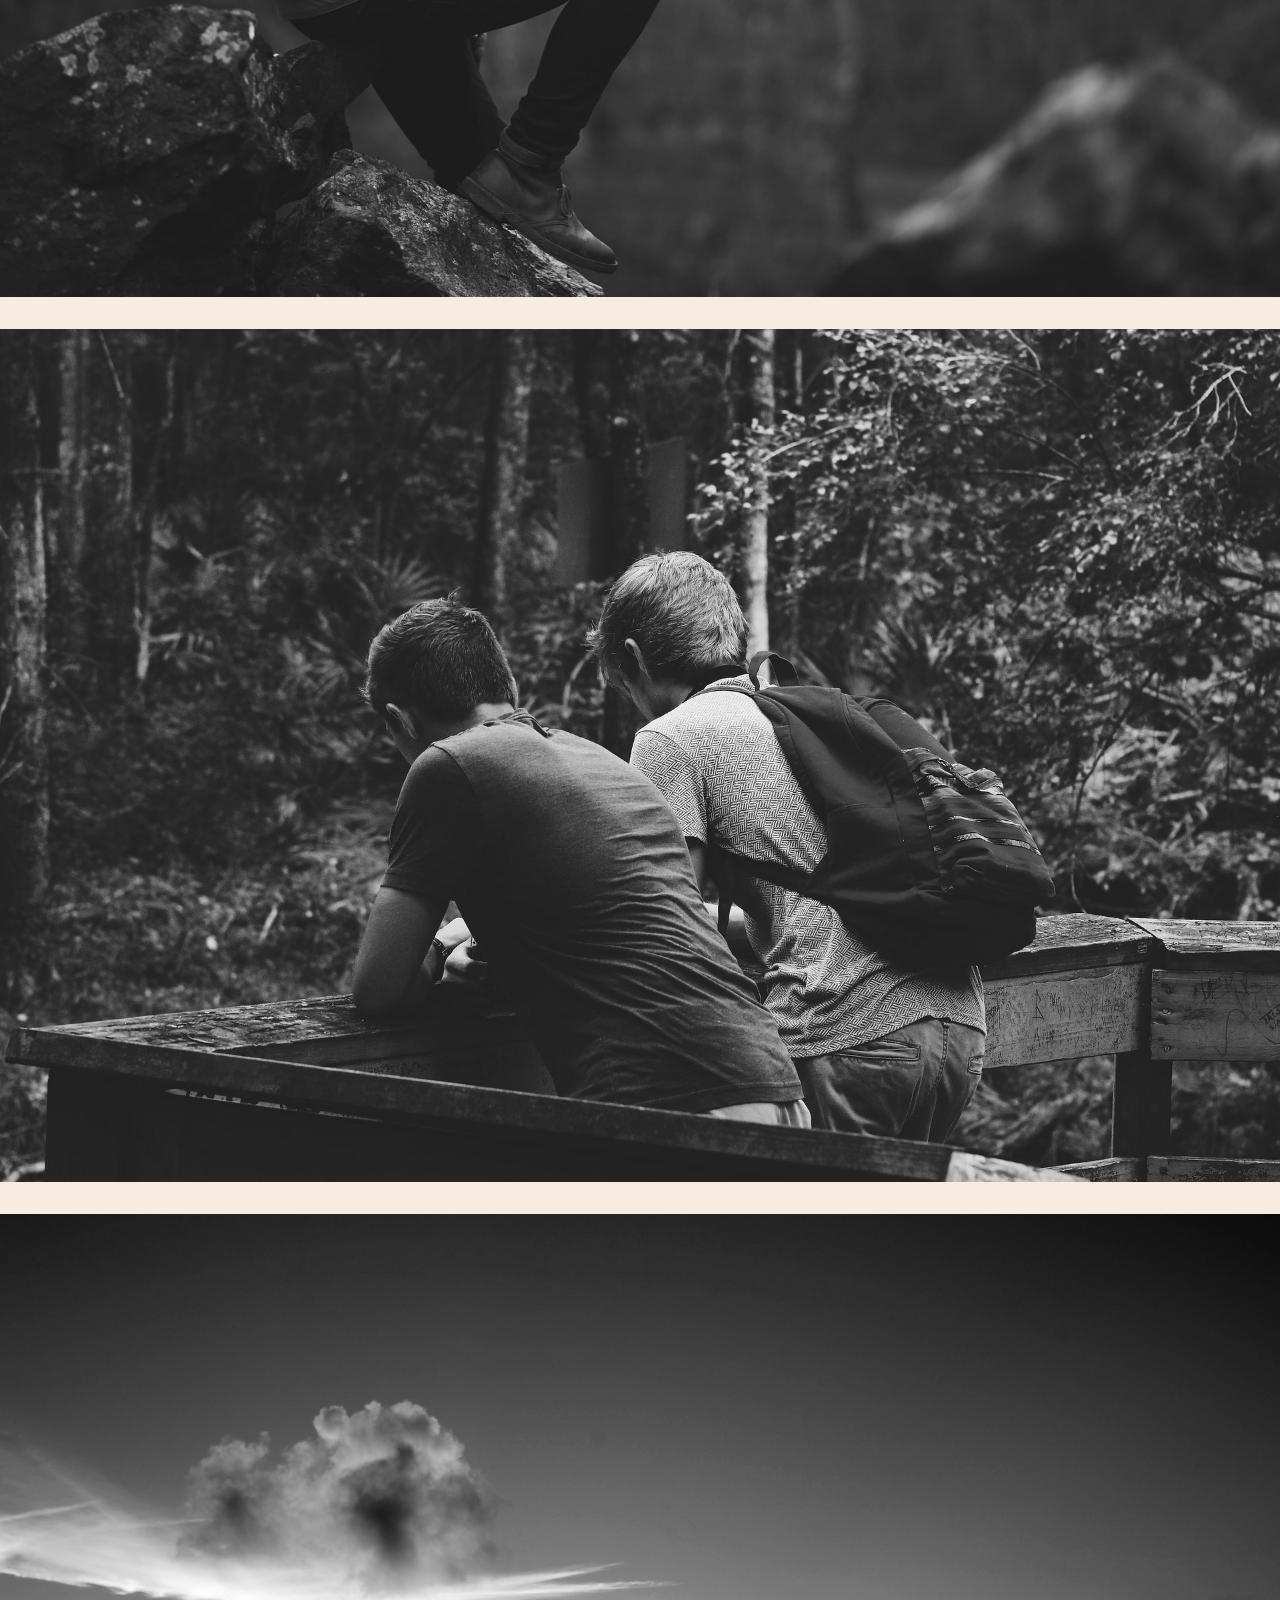
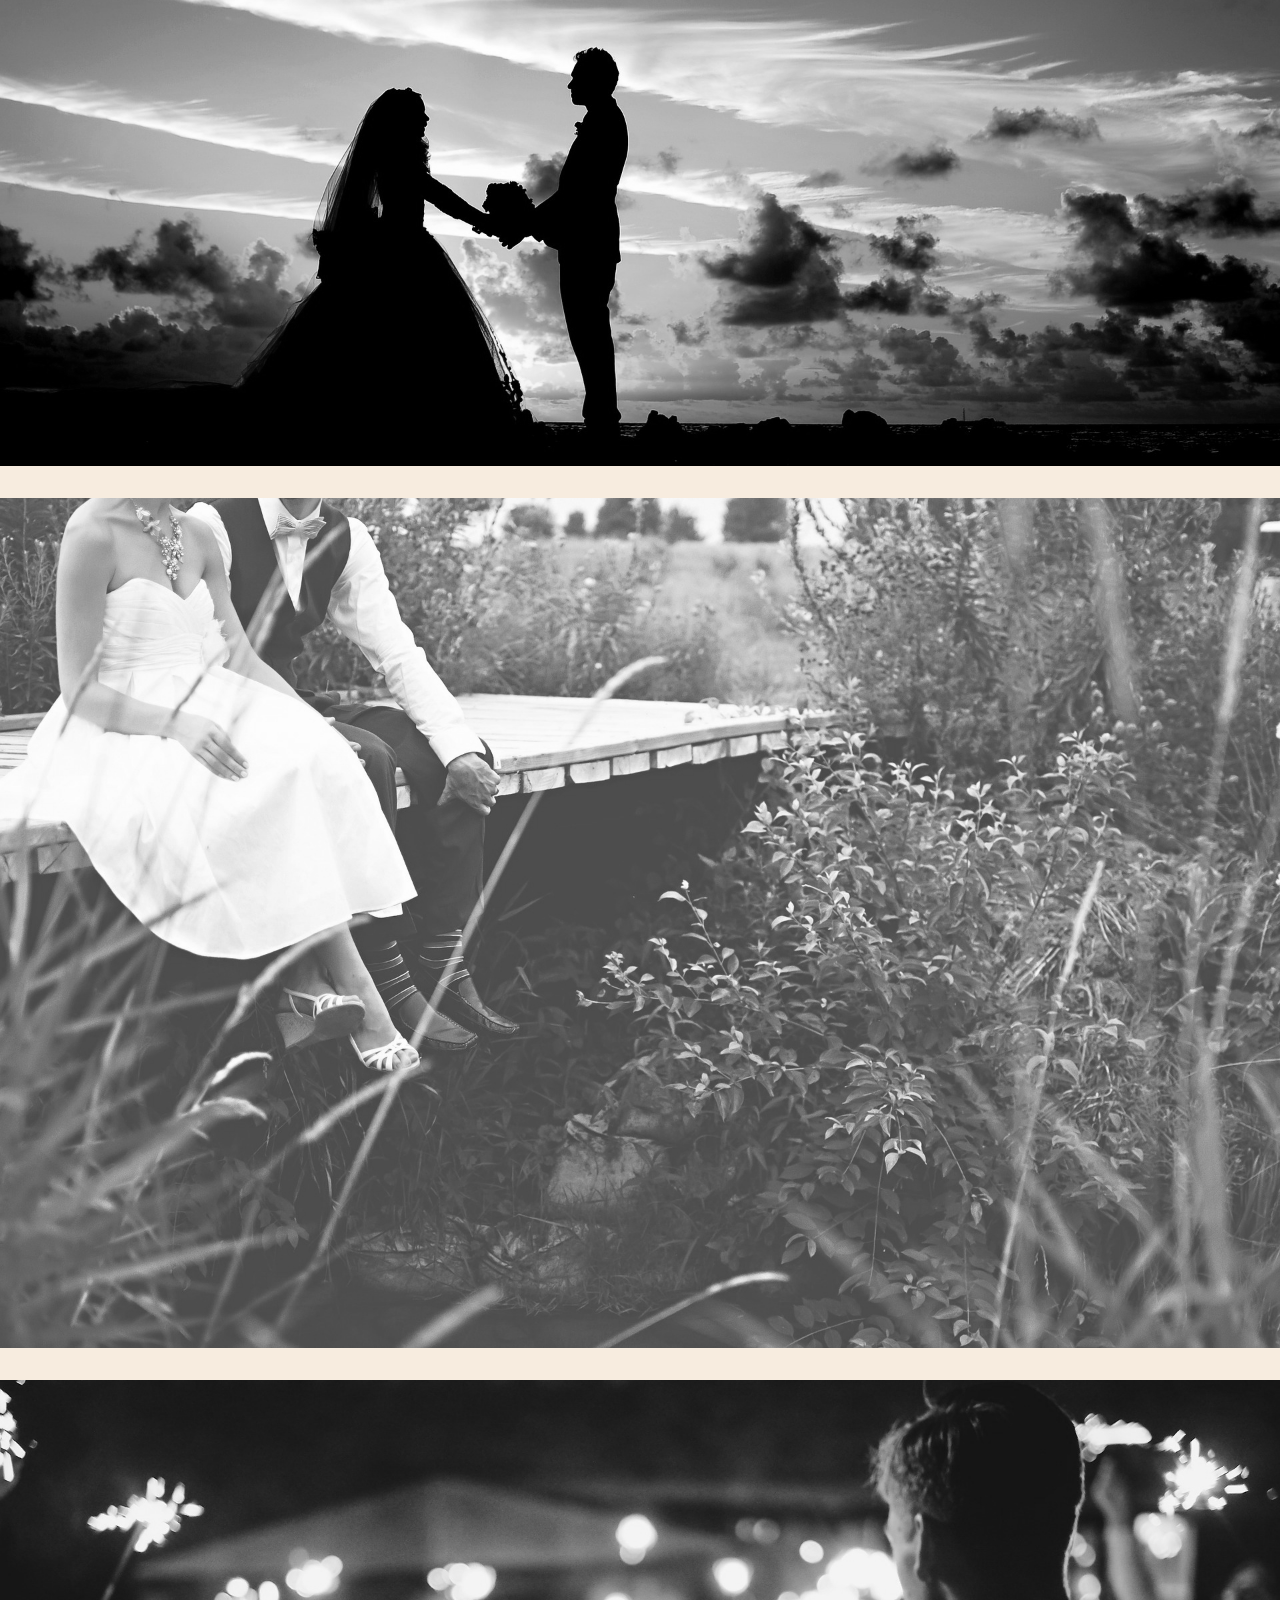
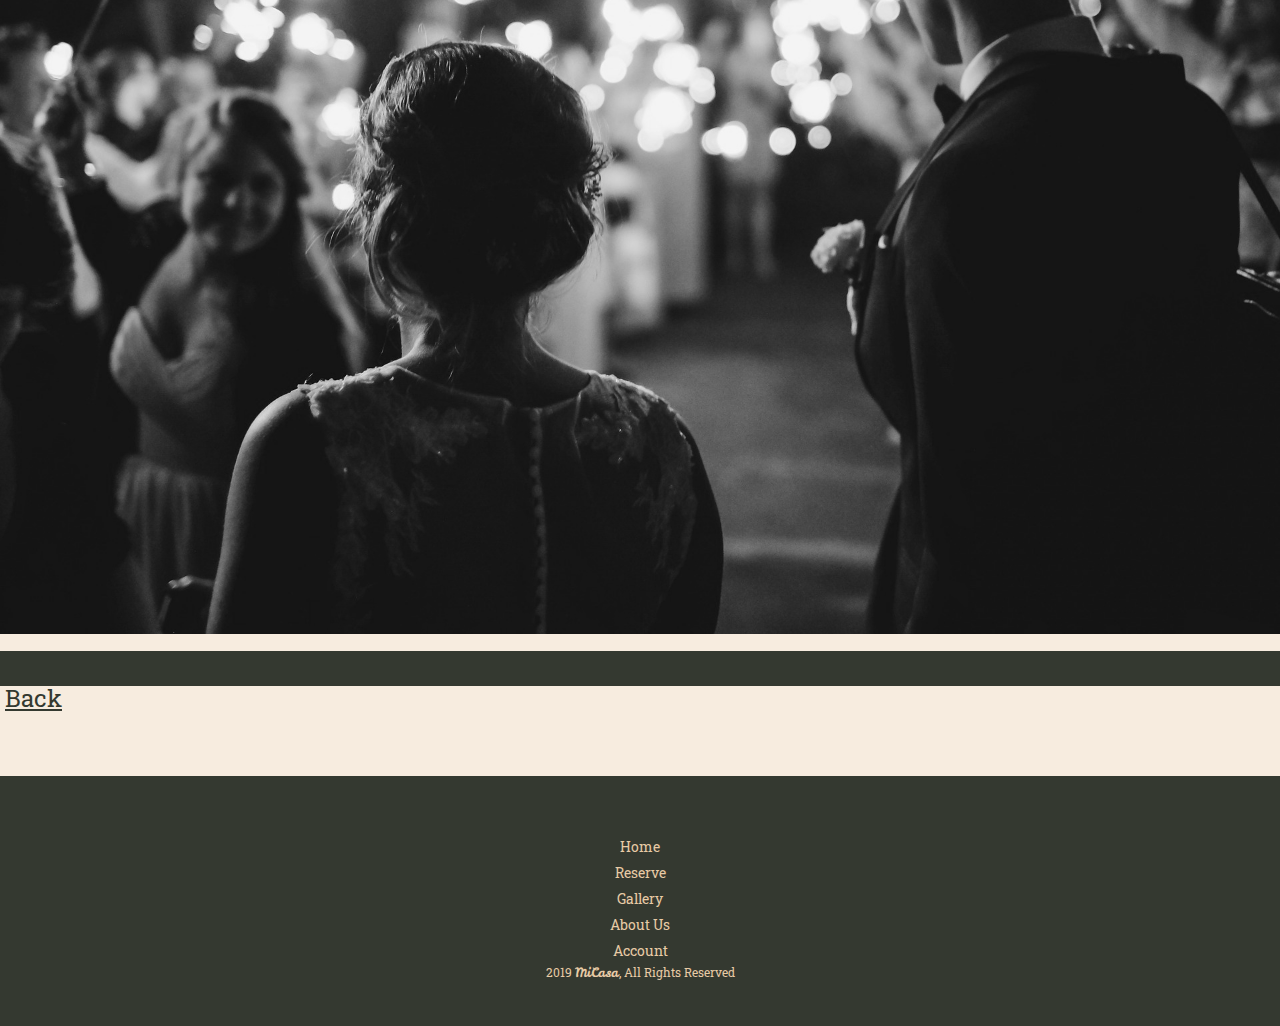
<file: events.html>
<!DOCTYPE html>
<html lang="en">
<head>
    <meta charset="UTF-8">
    <meta name="viewport" content="width=device-width, initial-scale=1, shrink-to-fit=no">
    <meta http-equiv="X-UA-Compatible" content="ie=edge">
    <meta name="description" content="MiCasa is a magical place in Latvia, where you can spend your perfect holidays.">
    <meta name="author" content="Lauma Karpinska">
    <title>MiCasa</title>
    <link rel="apple-touch-icon" sizes="57x57" href="img/favicon/">
    <link rel="apple-touch-icon" sizes="60x60" href="img/favicon//apple-icon-60x60.png">
    <link rel="apple-touch-icon" sizes="72x72" href="imgfavicon//apple-icon-72x72.png">
    <link rel="apple-touch-icon" sizes="76x76" href="img/favicon//apple-icon-76x76.png">
    <link rel="apple-touch-icon" sizes="114x114" href="img/favicon//apple-icon-114x114.png">
    <link rel="apple-touch-icon" sizes="120x120" href="img/favicon//apple-icon-120x120.png">
    <link rel="apple-touch-icon" sizes="144x144" href="img/favicon//apple-icon-144x144.png">
    <link rel="apple-touch-icon" sizes="152x152" href="img/favicon//apple-icon-152x152.png">
    <link rel="apple-touch-icon" sizes="180x180" href="img/favicon//apple-icon-180x180.png">
    <link rel="icon" type="image/png" sizes="192x192"  href="img/favicon//android-icon-192x192.png">
    <link rel="icon" type="image/png" sizes="32x32" href="img/favicon//favicon-32x32.png">
    <link rel="icon" type="image/png" sizes="96x96" href="img/favicon//favicon-96x96.png">
    <link rel="icon" type="image/png" sizes="16x16" href="img/favicon//favicon-16x16.png">
    <link rel="manifest" href="/manifest.json">
    <meta name="msapplication-TileColor" content="#ffffff">
    <meta name="msapplication-TileImage" content="/ms-icon-144x144.png">
    <meta name="theme-color" content="#ffffff">
    
    <link rel="stylesheet" href="https://stackpath.bootstrapcdn.com/bootstrap/4.1.3/css/bootstrap.min.css" integrity="sha384-MCw98/SFnGE8fJT3GXwEOngsV7Zt27NXFoaoApmYm81iuXoPkFOJwJ8ERdknLPMO" crossorigin="anonymous">
    <link href="https://fonts.googleapis.com/css?family=Roboto+Slab" rel="stylesheet">
    <link href="https://fonts.googleapis.com/css?family=Leckerli+One" rel="stylesheet">
    <link rel="stylesheet" href="https://use.fontawesome.com/releases/v5.5.0/css/all.css" integrity="sha384-B4dIYHKNBt8Bc12p+WXckhzcICo0wtJAoU8YZTY5qE0Id1GSseTk6S+L3BlXeVIU" crossorigin="anonymous">
    <link rel="stylesheet" href="css/style.css">
    
</head>
<body>
    <!-- HEADER -->
    <div class="header">
        <div class="container">
            <div class="row">
                <div class="col-12 hnav justify-content-center">
                    <nav class="navbar navbar-expand-md d-lg-none">
                        <a class="navbar-brand micasa" href="index.html">MiCasa</a>
                        <button class="navbar-toggler" type="button" data-toggle="collapse" data-target="#navbarSupportedContent" aria-controls="navbarSupportedContent" aria-expanded="false" aria-label="Toggle navigation">
                            <span class="burgerino"><i class="fas fa-bars"></i></span>
                        </button>
                        <div class="collapse navbar-collapse " id="navbarSupportedContent">
                            <ul class="navbar-nav mr-auto">
                                <li class="nav-item">
                                    <a class="nav-link abur" href="gallery.html">Gallery</a>
                                </li>
                                <li class="nav-item">
                                    <a class="nav-link abur" href="reservations.html">Reservations</a>
                                </li>
                                <li class="nav-item">
                                    <a class="nav-link abur" href="about.html">About Us</a>
                                </li>
                                <li class="nav-item ">
                                    <a class="nav-link abur" href="logreg.html">Account</a>
                                </li>    
                            </ul>      
                        </div>
                    </nav>
                    <nav class="normal d-none d-lg-block">
                        <ul>
                            <li>
                                <a href="gallery.html">Gallery</a>
                            </li>
                            <li>
                                <a href="reservations.html">Reserve</a>
                            </li>
                            <li>
                                <a class="micasa" href="index.html">MiCasa</a>
                            </li>
                            <li>
                                <a href="about.html">About Us</a>
                            </li>
                            <li>
                                <a href="logreg.html">Account</a>
                            </li>
                        </ul>
                    </nav>
                </div>
            </div>
        </div>
    </div>  
    
    <!-- MAIN -->
    
    <div class="specgal">
        <div class="overlay">
            <div class="slideshow col12">
                <div class="closeslide"><a href="#" id="close"><i class="far fa-window-close"></i></a></div>
                <div class="specphotos">
                    <div class="blocka active"><img class="specslide" src="img/gallery/events/horse1.jpg" alt="Horse"></div>
                    <div class="blocka "><img class="specslide" src="img/gallery/events/hike3.jpg" alt="Hikers"></div>
                    <div class="blocka "><img class="specslide" src="img/gallery/events/hike2.jpg" alt="Hikers"></div>
                    <div class="blocka "><img class="specslide" src="img/gallery/events/wedding1.jpg" alt="Wedding"></div>
                    <div class="blocka "><img class="specslide" src="img/gallery/events/wedding2.jpg" alt="Wedding"></div>
                    <div class="blocka "><img class="specslide" src="img/gallery/events/wedding3.jpg" alt="Wedding"></div>
                </div>
                <div class="specbuttons">
                    <a href="#" id="prev"><i class="fas fa-chevron-left"></i></a>
                    <a href="#" id="play"><i class="fas fa-play"></i></a>
                    <a href="#" id="stop"><i class="fas fa-stop"></i></a>
                    <a href="#" id="next"><i class="fas fa-chevron-right"></i></a>
                </div>
            </div>
        </div>
        <div class="container lighter">
            <div class="row">
                <h1 class="gtitle col-12">Events</h1>
            </div>
            <div class="row allGal">
                <div class="col-12 col-md-4 ">
                    <div class="ok"><img src="img/gallery/events/horse1.jpg" alt="Horse"></div>
                </div>
                <div class="col-12 col-md-4 ">
                    <div class="ok"><img src="img/gallery/events/hike3.jpg" alt="Hiking"></div>
                </div>
                <div class="col-12 col-md-4 ">
                    <div class="ok"><img src="img/gallery/events/hike2.jpg" alt="Hiking"></div>
                </div>
            </div>
            <div class="row allGal">
                <div class="col-12 col-md-4 ">
                    <div class="ok"><img src="img/gallery/events/wedding1.jpg" alt="Wedding"></div>
                </div>
                <div class="col-12 col-md-4 ">
                    <div class="ok"><img src="img/gallery/events/wedding2.jpg" alt="Wedding"></div>
                </div>
                <div class="col-12 col-md-4 ">
                    <div class="ok"><img src="img/gallery/events/wedding3.jpg" alt="Wedding"></div>
                </div>
            </div>
        </div>
    </div>
    <!-- BACK BUTTON -->
    <div class="mainline3 darkerc ">
        <div class="container lighter">
            <div class="row">
                <div class="col-6 col-sm-4 back">
                    <a href="gallery.html"><i class="fas fa-chevron-left"></i> Back</a>
                </div>
            </div>
        </div>
    </div>  
    
    <!-- FOOTER -->
    
    <div class="footer">
        <div class="container">
            <div class="row fupper justify-content-between">
                <div class="col-6 col-md-3 col-xl-4 ficons">
                    <nav>
                        <ul>
                            <li><a href="https://www.facebook.com/PewDiePie/" target="_blank"><i class="fab fa-facebook"></i></a></li>
                            <li><a href="https://www.skype.com" target="_blank"><i class="fab fa-skype"></i></a></li>
                            <li><a href="https://twitter.com/pewdiepie" target="_blank"><i class="fab fa-twitter"></i></a></li>                            
                            <li><a href="https://www.instagram.com/pewdiepie/" target="_blank"><i class="fab fa-instagram"></i></a></li>
                        </ul>
                    </nav>
                </div>
                <div class="col-6 col-sm-3 col-xl-2 fnav">
                    <nav>
                        <ul>
                            <li><a href="index.html">Home</a></li>
                            <li><a href="reservations.html">Reserve</a></li>
                            <li><a href="gallery.html">Gallery</a></li>
                            <li><a href="about.html">About Us</a></li>
                            <li><a href="logreg.html">Account</a></li>
                        </ul>
                    </nav>                    
                </div>
            </div>
            <div class="row flower">
                <div class="col copyright">
                    <p>2019 <span>MiCasa</span>, All Rights Reserved</p>
                </div>
            </div>
        </div>
    </div>
    
    <script src="https://code.jquery.com/jquery-3.3.1.slim.min.js" integrity="sha384-q8i/X+965DzO0rT7abK41JStQIAqVgRVzpbzo5smXKp4YfRvH+8abtTE1Pi6jizo" crossorigin="anonymous"></script>
    <script src="https://cdnjs.cloudflare.com/ajax/libs/popper.js/1.14.7/umd/popper.min.js" integrity="sha384-UO2eT0CpHqdSJQ6hJty5KVphtPhzWj9WO1clHTMGa3JDZwrnQq4sF86dIHNDz0W1" crossorigin="anonymous"></script>
    <script src="https://stackpath.bootstrapcdn.com/bootstrap/4.3.1/js/bootstrap.min.js" integrity="sha384-JjSmVgyd0p3pXB1rRibZUAYoIIy6OrQ6VrjIEaFf/nJGzIxFDsf4x0xIM+B07jRM" crossorigin="anonymous"></script>
    
    <script src="js/main.js"></script>
    <script src="js/slideshow.js"></script>
</body>
</html>
</file>
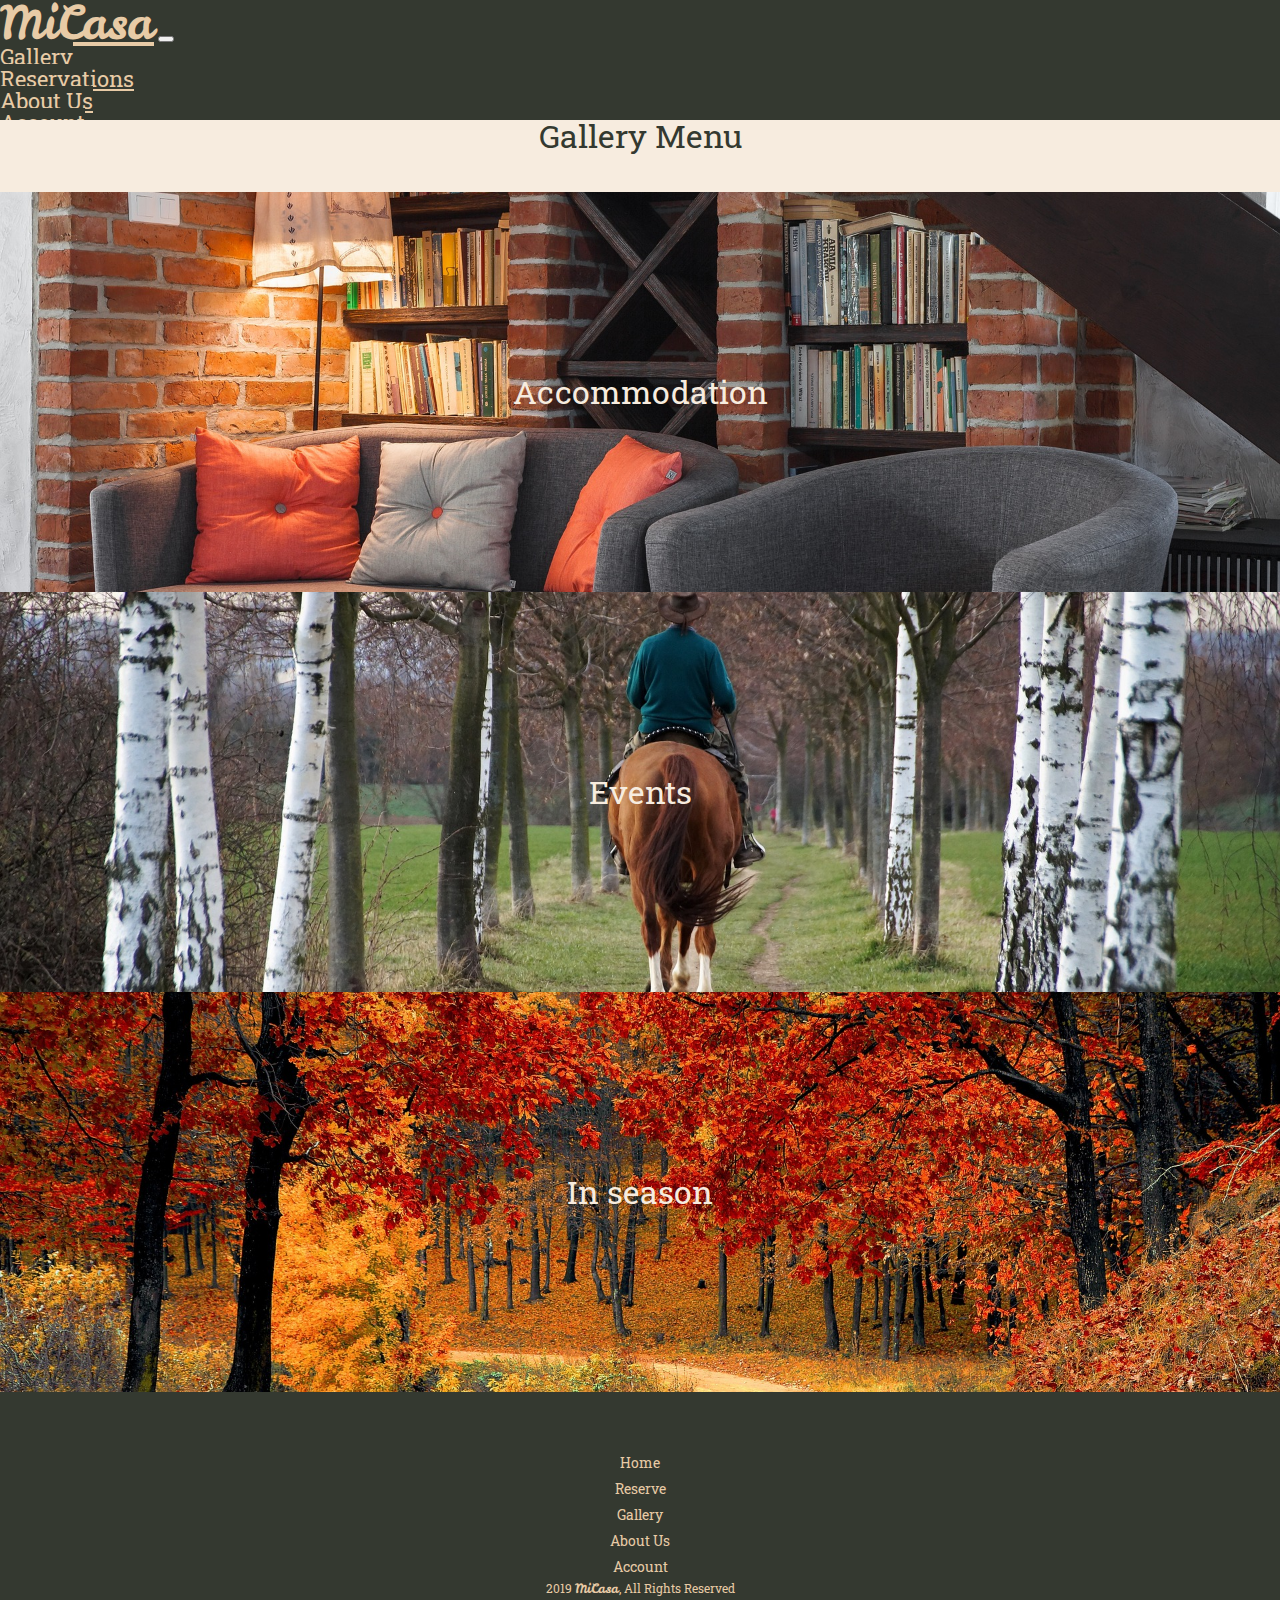
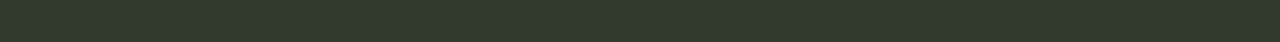
<file: gallery.html>
<!DOCTYPE html>
<html lang="en">
<head>
    <meta charset="UTF-8">
    <meta name="viewport" content="width=device-width, initial-scale=1, shrink-to-fit=no">
    <meta http-equiv="X-UA-Compatible" content="ie=edge">
    <meta name="description" content="MiCasa is a magical place in Latvia, where you can spend your perfect holidays.">
    <meta name="author" content="Lauma Karpinska">
    <title>MiCasa</title>
    <link rel="apple-touch-icon" sizes="57x57" href="img/favicon/">
    <link rel="apple-touch-icon" sizes="60x60" href="img/favicon//apple-icon-60x60.png">
    <link rel="apple-touch-icon" sizes="72x72" href="imgfavicon//apple-icon-72x72.png">
    <link rel="apple-touch-icon" sizes="76x76" href="img/favicon//apple-icon-76x76.png">
    <link rel="apple-touch-icon" sizes="114x114" href="img/favicon//apple-icon-114x114.png">
    <link rel="apple-touch-icon" sizes="120x120" href="img/favicon//apple-icon-120x120.png">
    <link rel="apple-touch-icon" sizes="144x144" href="img/favicon//apple-icon-144x144.png">
    <link rel="apple-touch-icon" sizes="152x152" href="img/favicon//apple-icon-152x152.png">
    <link rel="apple-touch-icon" sizes="180x180" href="img/favicon//apple-icon-180x180.png">
    <link rel="icon" type="image/png" sizes="192x192"  href="img/favicon//android-icon-192x192.png">
    <link rel="icon" type="image/png" sizes="32x32" href="img/favicon//favicon-32x32.png">
    <link rel="icon" type="image/png" sizes="96x96" href="img/favicon//favicon-96x96.png">
    <link rel="icon" type="image/png" sizes="16x16" href="img/favicon//favicon-16x16.png">
    <link rel="manifest" href="/manifest.json">
    <meta name="msapplication-TileColor" content="#ffffff">
    <meta name="msapplication-TileImage" content="/ms-icon-144x144.png">
    <meta name="theme-color" content="#ffffff">
    
    <link rel="stylesheet" href="https://stackpath.bootstrapcdn.com/bootstrap/4.1.3/css/bootstrap.min.css" integrity="sha384-MCw98/SFnGE8fJT3GXwEOngsV7Zt27NXFoaoApmYm81iuXoPkFOJwJ8ERdknLPMO" crossorigin="anonymous">
    <link href="https://fonts.googleapis.com/css?family=Roboto+Slab" rel="stylesheet">
    <link href="https://fonts.googleapis.com/css?family=Leckerli+One" rel="stylesheet">
    <link rel="stylesheet" href="https://use.fontawesome.com/releases/v5.5.0/css/all.css" integrity="sha384-B4dIYHKNBt8Bc12p+WXckhzcICo0wtJAoU8YZTY5qE0Id1GSseTk6S+L3BlXeVIU" crossorigin="anonymous">
    <link rel="stylesheet" href="css/style.css">
    
</head>
<body>
    <!-- HEADER -->
    <div class="header">
        <div class="container">
            <div class="row">
                <div class="col-12 hnav justify-content-center">
                    <nav class="navbar navbar-expand-md d-lg-none">
                        <a class="navbar-brand micasa" href="index.html">MiCasa</a>
                        <button class="navbar-toggler" type="button" data-toggle="collapse" data-target="#navbarSupportedContent" aria-controls="navbarSupportedContent" aria-expanded="false" aria-label="Toggle navigation">
                            <span class="burgerino"><i class="fas fa-bars"></i></span>
                        </button>
                        <div class="collapse navbar-collapse " id="navbarSupportedContent">
                            <ul class="navbar-nav mr-auto">
                                <li class="nav-item">
                                    <a class="nav-link abur" href="gallery.html">Gallery</a>
                                </li>
                                <li class="nav-item">
                                    <a class="nav-link abur" href="reservations.html">Reservations</a>
                                </li>
                                <li class="nav-item">
                                    <a class="nav-link abur" href="about.html">About Us</a>
                                </li>
                                <li class="nav-item ">
                                    <a class="nav-link abur" href="logreg.html">Account</a>
                                </li>    
                            </ul>      
                        </div>
                    </nav>
                    <nav class="normal d-none d-lg-block">
                        <ul>
                            <li>
                                <a href="gallery.html">Gallery</a>
                            </li>
                            <li>
                                <a href="reservations.html">Reserve</a>
                            </li>
                            <li>
                                <a class="micasa" href="index.html">MiCasa</a>
                            </li>
                            <li>
                                <a href="about.html">About Us</a>
                            </li>
                            <li>
                                <a href="logreg.html">Account</a>
                            </li>
                        </ul>
                    </nav>
                </div>
            </div>
        </div>
    </div>  
    
    <!-- MAIN -->
    
    <div class="gallery">
        <div class="container">
            <div class="row">
                <div class="col-12">
                    <h1>Gallery Menu</h1>
                    <a href="accommodation.html">
                        <div class="gimg gimg1"><h2>Accommodation</h2></div>
                        
                    </a>
                </div>
            </div>
            <div class="row">
                <div class="col-12">
                    <a href="events.html">
                        <div class="gimg gimg2"><h2>Events</h2></div> 
                    </a>
                </div>
            </div>
            <div class="row">
                <div class="col-12">
                    <a href="seasons.html">
                        <div class="gimg gimg3"><h2>In season</h2></div>
                    </a>
                </div>
            </div>
        </div>
    </div>
    
    <!-- FOOTER -->
    
    <div class="footer">
        <div class="container">
            <div class="row fupper justify-content-between">
                <div class="col-6 col-md-3 col-xl-4 ficons">
                    <nav>
                        <ul>
                            <li><a href="https://www.facebook.com/PewDiePie/" target="_blank"><i class="fab fa-facebook"></i></a></li>
                            <li><a href="https://www.skype.com" target="_blank"><i class="fab fa-skype"></i></a></li>
                            <li><a href="https://twitter.com/pewdiepie" target="_blank"><i class="fab fa-twitter"></i></a></li>                            
                            <li><a href="https://www.instagram.com/pewdiepie/" target="_blank"><i class="fab fa-instagram"></i></a></li>
                        </ul>
                    </nav>
                </div>
                <div class="col-6 col-sm-3 col-xl-2 fnav">
                    <nav>
                        <ul>
                            <li><a href="index.html">Home</a></li>
                            <li><a href="reservations.html">Reserve</a></li>
                            <li><a href="gallery.html">Gallery</a></li>
                            <li><a href="about.html">About Us</a></li>
                            <li><a href="logreg.html">Account</a></li>
                        </ul>
                    </nav>                    
                </div>
            </div>
            <div class="row flower">
                <div class="col copyright">
                    <p>2019 <span>MiCasa</span>, All Rights Reserved</p>
                </div>
            </div>
        </div>
    </div>
    
    <script src="https://code.jquery.com/jquery-3.3.1.slim.min.js" integrity="sha384-q8i/X+965DzO0rT7abK41JStQIAqVgRVzpbzo5smXKp4YfRvH+8abtTE1Pi6jizo" crossorigin="anonymous"></script>
    <script src="https://cdnjs.cloudflare.com/ajax/libs/popper.js/1.14.7/umd/popper.min.js" integrity="sha384-UO2eT0CpHqdSJQ6hJty5KVphtPhzWj9WO1clHTMGa3JDZwrnQq4sF86dIHNDz0W1" crossorigin="anonymous"></script>
    <script src="https://stackpath.bootstrapcdn.com/bootstrap/4.3.1/js/bootstrap.min.js" integrity="sha384-JjSmVgyd0p3pXB1rRibZUAYoIIy6OrQ6VrjIEaFf/nJGzIxFDsf4x0xIM+B07jRM" crossorigin="anonymous"></script>
    
    <script src="js/main.js"></script>

</body>
</html>
</file>
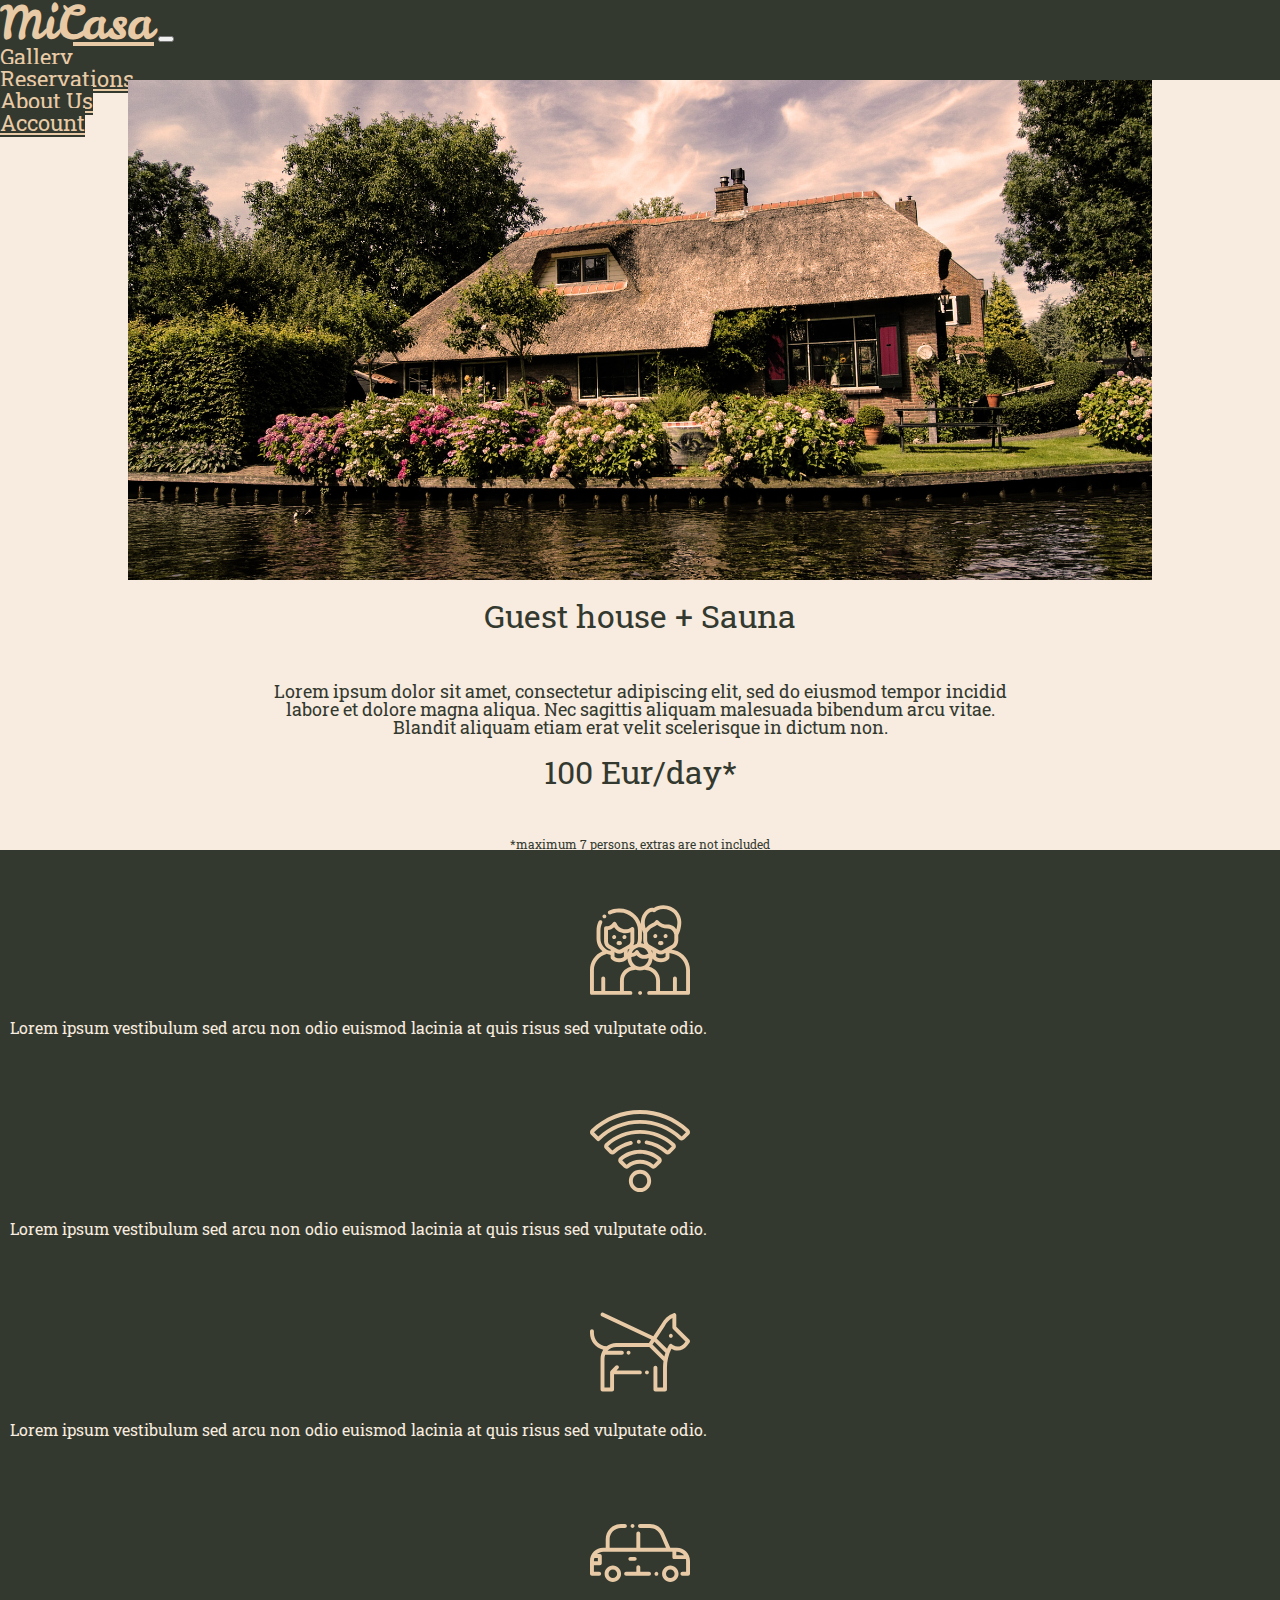
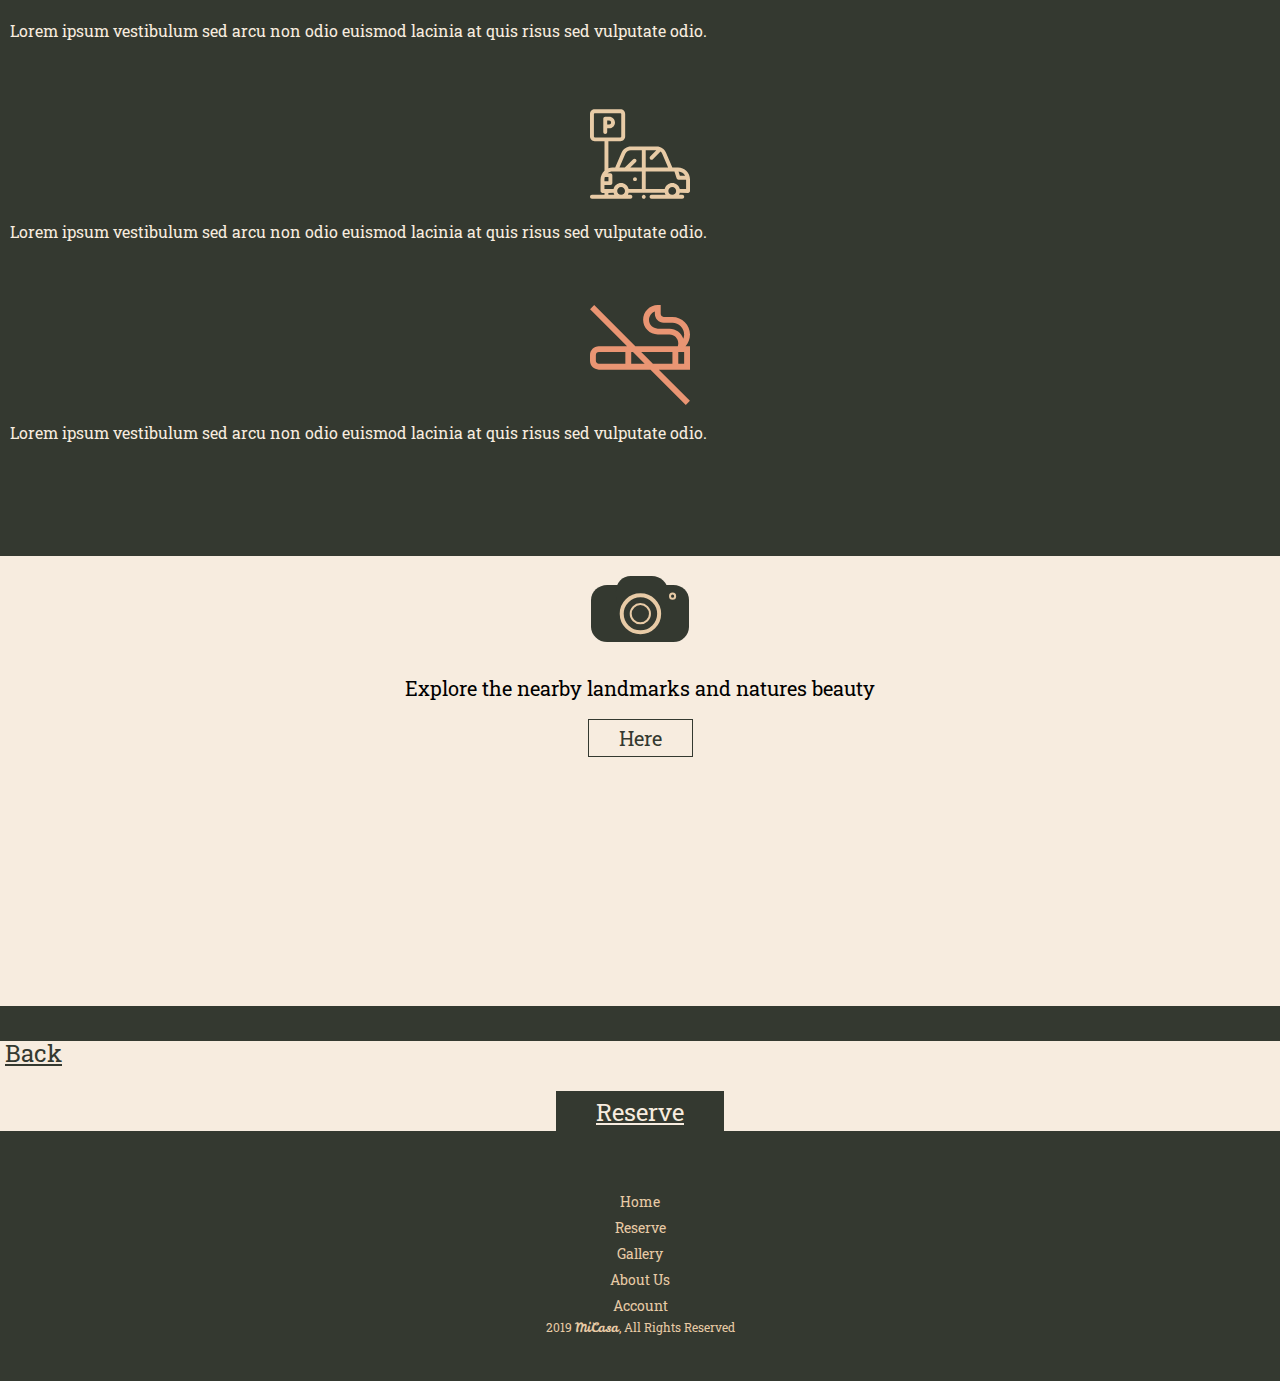
<file: ghouse.html>
<!DOCTYPE html>
<html lang="en">
<head>
    <meta charset="UTF-8">
    <meta name="viewport" content="width=device-width, initial-scale=1, shrink-to-fit=no">
    <meta http-equiv="X-UA-Compatible" content="ie=edge">
    <meta name="description" content="MiCasa is a magical place in Latvia, where you can spend your perfect holidays.">
	<meta name="author" content="Lauma Karpinska">
    <title>MiCasa</title>
    <link rel="apple-touch-icon" sizes="57x57" href="img/favicon/">
    <link rel="apple-touch-icon" sizes="60x60" href="img/favicon//apple-icon-60x60.png">
    <link rel="apple-touch-icon" sizes="72x72" href="imgfavicon//apple-icon-72x72.png">
    <link rel="apple-touch-icon" sizes="76x76" href="img/favicon//apple-icon-76x76.png">
    <link rel="apple-touch-icon" sizes="114x114" href="img/favicon//apple-icon-114x114.png">
    <link rel="apple-touch-icon" sizes="120x120" href="img/favicon//apple-icon-120x120.png">
    <link rel="apple-touch-icon" sizes="144x144" href="img/favicon//apple-icon-144x144.png">
    <link rel="apple-touch-icon" sizes="152x152" href="img/favicon//apple-icon-152x152.png">
    <link rel="apple-touch-icon" sizes="180x180" href="img/favicon//apple-icon-180x180.png">
    <link rel="icon" type="image/png" sizes="192x192"  href="img/favicon//android-icon-192x192.png">
    <link rel="icon" type="image/png" sizes="32x32" href="img/favicon//favicon-32x32.png">
    <link rel="icon" type="image/png" sizes="96x96" href="img/favicon//favicon-96x96.png">
    <link rel="icon" type="image/png" sizes="16x16" href="img/favicon//favicon-16x16.png">
    <link rel="manifest" href="/manifest.json">
    <meta name="msapplication-TileColor" content="#ffffff">
    <meta name="msapplication-TileImage" content="/ms-icon-144x144.png">
    <meta name="theme-color" content="#ffffff">
        
    <link rel="stylesheet" href="https://stackpath.bootstrapcdn.com/bootstrap/4.1.3/css/bootstrap.min.css" integrity="sha384-MCw98/SFnGE8fJT3GXwEOngsV7Zt27NXFoaoApmYm81iuXoPkFOJwJ8ERdknLPMO" crossorigin="anonymous">
    <link href="https://fonts.googleapis.com/css?family=Roboto+Slab" rel="stylesheet">
    <link href="https://fonts.googleapis.com/css?family=Leckerli+One" rel="stylesheet">
    <link rel="stylesheet" href="https://use.fontawesome.com/releases/v5.5.0/css/all.css" integrity="sha384-B4dIYHKNBt8Bc12p+WXckhzcICo0wtJAoU8YZTY5qE0Id1GSseTk6S+L3BlXeVIU" crossorigin="anonymous">
    <link rel="stylesheet" href="css/style.css">

</head>
<body>
    <!-- HEADER -->
    <div class="header">
        <div class="container">
            <div class="row">
                <div class="col-12 hnav justify-content-center">
                    <nav class="navbar navbar-expand-md d-lg-none">
                        <a class="navbar-brand micasa" href="index.html">MiCasa</a>
                        <button class="navbar-toggler" type="button" data-toggle="collapse" data-target="#navbarSupportedContent" aria-controls="navbarSupportedContent" aria-expanded="false" aria-label="Toggle navigation">
                            <span class="burgerino"><i class="fas fa-bars"></i></span>
                        </button>
                        <div class="collapse navbar-collapse " id="navbarSupportedContent">
                            <ul class="navbar-nav mr-auto">
                                <li class="nav-item">
                                    <a class="nav-link abur" href="gallery.html">Gallery</a>
                                </li>
                                <li class="nav-item">
                                    <a class="nav-link abur" href="reservations.html">Reservations</a>
                                </li>
                                <li class="nav-item">
                                    <a class="nav-link abur" href="about.html">About Us</a>
                                </li>
                                <li class="nav-item ">
                                    <a class="nav-link abur" href="logreg.html">Account</a>
                                </li>    
                            </ul>      
                        </div>
                    </nav>
                    <nav class="normal d-none d-lg-block">
                        <ul>
                            <li>
                                <a href="gallery.html">Gallery</a>
                            </li>
                            <li>
                                <a href="reservations.html">Reserve</a>
                            </li>
                            <li>
                                <a class="micasa" href="index.html">MiCasa</a>
                            </li>
                            <li>
                                <a href="about.html">About Us</a>
                            </li>
                            <li>
                                <a href="logreg.html">Account</a>
                            </li>
                        </ul>
                    </nav>
                </div>
            </div>
        </div>
    </div> 
    <!-- MAIN -->
    <div class="mainline1 lighter">
        <div class="container">
            <div class="row prev">
                <div class="gallery">
                    <div class="photos">
                        <div class="block block1 active"></div>
                        <div class="block block2 "></div>
                        <div class="block block3 "></div>
                        <div class="block block4 "></div>
                    </div>
                    <div class="buttons">
                        <a href="#" id="prev"><i class="fas fa-chevron-left"></i></a>
                        <a href="#" id="next"><i class="fas fa-chevron-right"></i></a>
                    </div>     
                </div>
            </div>
            <div class="row text">
                <div class="col ">
                    <h2>Guest house + Sauna</h2>
                    <div class="des">
                        <p>Lorem ipsum dolor sit amet, consectetur adipiscing elit, sed do eiusmod tempor incidid
                            labore et dolore magna aliqua. Nec sagittis aliquam malesuada bibendum arcu vitae. 
                            Blandit aliquam etiam erat velit scelerisque in dictum non.</p>
                    </div>
                    <h2>100 Eur/day*</h2>
                    <div class="starred">
                        <p>*maximum 7 persons, extras are not included </p>
                    </div>
                </div>
            </div>
        </div>
    </div>
    <!-- FIRST LINE OF RULES -->
    <div class="mainline2 darker">
        <div class="container">
            <div class="row spacer">
                <div class="col-12"></div>
            </div>
            <div class="row">
                <div class="col-md-4 col-sm-4 sq">
                    <div class="imgplace center"><img src="img/rules/family.svg" alt="family"></div>
                    <p>Lorem ipsum vestibulum sed arcu 
                                non odio euismod lacinia at 
                                quis risus sed vulputate odio.</p>        
                </div>
                <div class="col-md-4 col-sm-4 sq">
                    <div class="imgplace"><img src="img/rules/wifi.svg" alt="wifi"></div>
                    <p>Lorem ipsum vestibulum sed arcu 
                                non odio euismod lacinia at 
                                quis risus sed vulputate odio.</p>
                </div>
                <div class=" col-md-4 col-sm-4 sq">
                    <div class="imgplace"><img src="img/rules/pet.svg" alt="petfriendly"></div>
                    <p>Lorem ipsum vestibulum sed arcu 
                                non odio euismod lacinia at 
                                quis risus sed vulputate odio.</p>    
                </div>
            </div>
        </div>
    </div>
    <!-- SECOND LINE OF RULES -->
    <div class="mainline2 darker ">
            <div class="container ">
                <div class="row">
                    <div class="col-md-4 col-sm-4 sq">
                        <div class="imgplace"><img src="img/rules/car.svg" alt="transfer"></div>
                        <p>Lorem ipsum vestibulum sed arcu 
                                    non odio euismod lacinia at 
                                    quis risus sed vulputate odio.</p>        
                    </div>
                    <div class="col-md-4 col-sm-4 sq">
                        <div class="imgplace"><img src="img/rules/parking.svg" alt="parking"></div>
                        <p>Lorem ipsum vestibulum sed arcu 
                                    non odio euismod lacinia at 
                                    quis risus sed vulputate odio.</p>
                    </div>
                    <div class=" col-md-4 col-sm-4 sq">
                        <div class="imgplace"><img src="img/rules/smoking.svg" alt="no smoking"></div>
                        <p>Lorem ipsum vestibulum sed arcu 
                                    non odio euismod lacinia at 
                                    quis risus sed vulputate odio.</p>    
                    </div>
                </div>
            </div>
        </div>
        <!-- LANDMARK LINE -->
        <div class="ghouse lighter">
                <div class="container lighter">
                    <div class="row">
                        <div class="col hoverme"> 
                            <div class="imgplace">
                                <svg version="1.1" id="Layer_1" xmlns="http://www.w3.org/2000/svg" xmlns:xlink="http://www.w3.org/1999/xlink" x="0px" y="0px"
                                         width="100px" height="100px" viewBox="0 0 100 100" enable-background="new 0 0 100 100" xml:space="preserve">
                                    <path class="filler" fill="#343930" d="M99,70.644C99,79.124,92.093,86,83.499,86H17.146C8.553,86,1,79.124,1,70.644V44.03
                                        C1,35.549,8.553,29,17.146,29h66.353C92.093,29,99,35.549,99,44.03V70.644z"/>
                                    <path class="filler" fill="#343930" d="M78,40.523C78,49.004,70.432,56,61.838,56H40.777C32.183,56,26,49.004,26,40.523v-5.237
                                        C26,26.805,32.183,20,40.777,20h21.061C70.432,20,78,26.805,78,35.286V40.523z"/>
                                    <ellipse class="circolor" fill="#343930" stroke="#E8CBA6" stroke-width="4" stroke-miterlimit="10" cx="50.43" cy="57.779" rx="18.724" ry="18.479"/>
                                    <ellipse class="filler" fill="#343930" stroke="#E8CBA6" stroke-width="2" stroke-miterlimit="10" cx="82.593" cy="40.146" rx="2.57" ry="2.537"/>
                                    <ellipse class="circolor" fill="#343930" stroke="#E8CBA6" stroke-width="2" stroke-miterlimit="10" cx="50.332" cy="57.686" rx="9.645" ry="9.572"/>
                                </svg>
                            </div>               
                            <h3 class="marweather">Explore the nearby landmarks and natures beauty</h3>
                            <div class="button">
                                <a class="mixed" href="landmarks.html">Here</a>
                            </div>                
                        </div>
                    </div>
                </div>
            </div>
    <!-- RESERVATION BUTTON  -->
    <div class="mainline3 lighter">
        <div class="container">
            <div class="row">
                <div class="col-6 col-sm-4 back">
                    <a href="reservations.html"><i class="fas fa-chevron-left"></i> Back</a>
                </div>
                <div class="col-6 col-sm-4 res">
                    <div class="button"><a class="darkera" href="resdetails.html">Reserve</a></div>
                </div>
            </div>
        </div>
    </div>

    <!-- FOOTER -->

    <div class="footer">
        <div class="container">
            <div class="row fupper justify-content-between">
                <div class="col-6 col-md-3 col-xl-4 ficons">
                    <nav>
                        <ul>
                            <li><a href="https://www.facebook.com/PewDiePie/" target="_blank"><i class="fab fa-facebook"></i></a></li>
                            <li><a href="https://www.skype.com" target="_blank"><i class="fab fa-skype"></i></a></li>
                            <li><a href="https://twitter.com/pewdiepie" target="_blank"><i class="fab fa-twitter"></i></a></li>                            
                            <li><a href="https://www.instagram.com/pewdiepie/" target="_blank"><i class="fab fa-instagram"></i></a></li>
                        </ul>
                    </nav>
                </div>
                <div class="col-6 col-sm-3 col-xl-2 fnav">
                    <nav>
                        <ul>
                            <li><a href="index.html">Home</a></li>
                            <li><a href="reservations.html">Reserve</a></li>
                            <li><a href="gallery.html">Gallery</a></li>
                            <li><a href="about.html">About Us</a></li>
                            <li><a href="logreg.html">Account</a></li>
                        </ul>
                    </nav>                    
                </div>
            </div>
            <div class="row flower">
                <div class="col copyright">
                    <p>2019 <span>MiCasa</span>, All Rights Reserved</p>
                </div>
            </div>
        </div>
    </div>

    <script src="https://code.jquery.com/jquery-3.3.1.slim.min.js" integrity="sha384-q8i/X+965DzO0rT7abK41JStQIAqVgRVzpbzo5smXKp4YfRvH+8abtTE1Pi6jizo" crossorigin="anonymous"></script>
    <script src="https://cdnjs.cloudflare.com/ajax/libs/popper.js/1.14.7/umd/popper.min.js" integrity="sha384-UO2eT0CpHqdSJQ6hJty5KVphtPhzWj9WO1clHTMGa3JDZwrnQq4sF86dIHNDz0W1" crossorigin="anonymous"></script>
    <script src="https://stackpath.bootstrapcdn.com/bootstrap/4.3.1/js/bootstrap.min.js" integrity="sha384-JjSmVgyd0p3pXB1rRibZUAYoIIy6OrQ6VrjIEaFf/nJGzIxFDsf4x0xIM+B07jRM" crossorigin="anonymous"></script>
    
    <script src="js/main.js"></script>
    <script src="js/slider.js"></script>
</body>
</html>
</file>
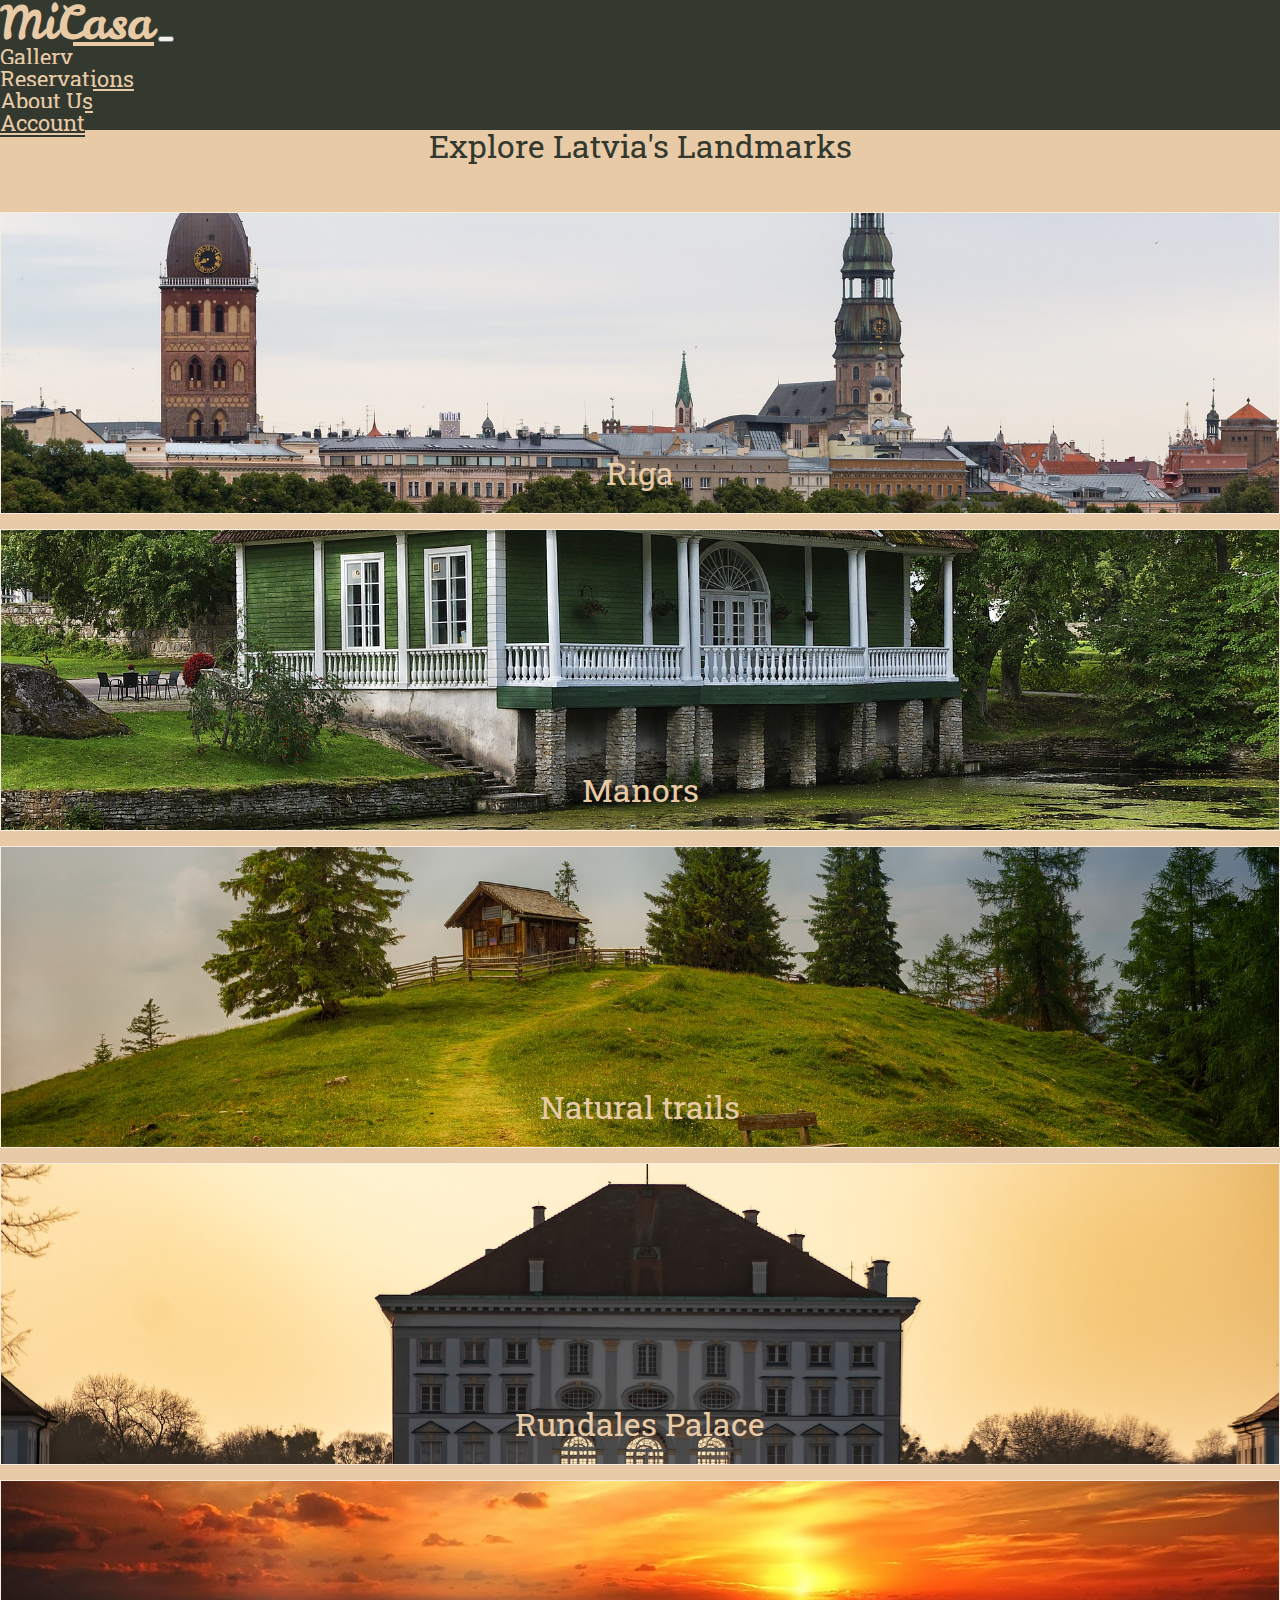
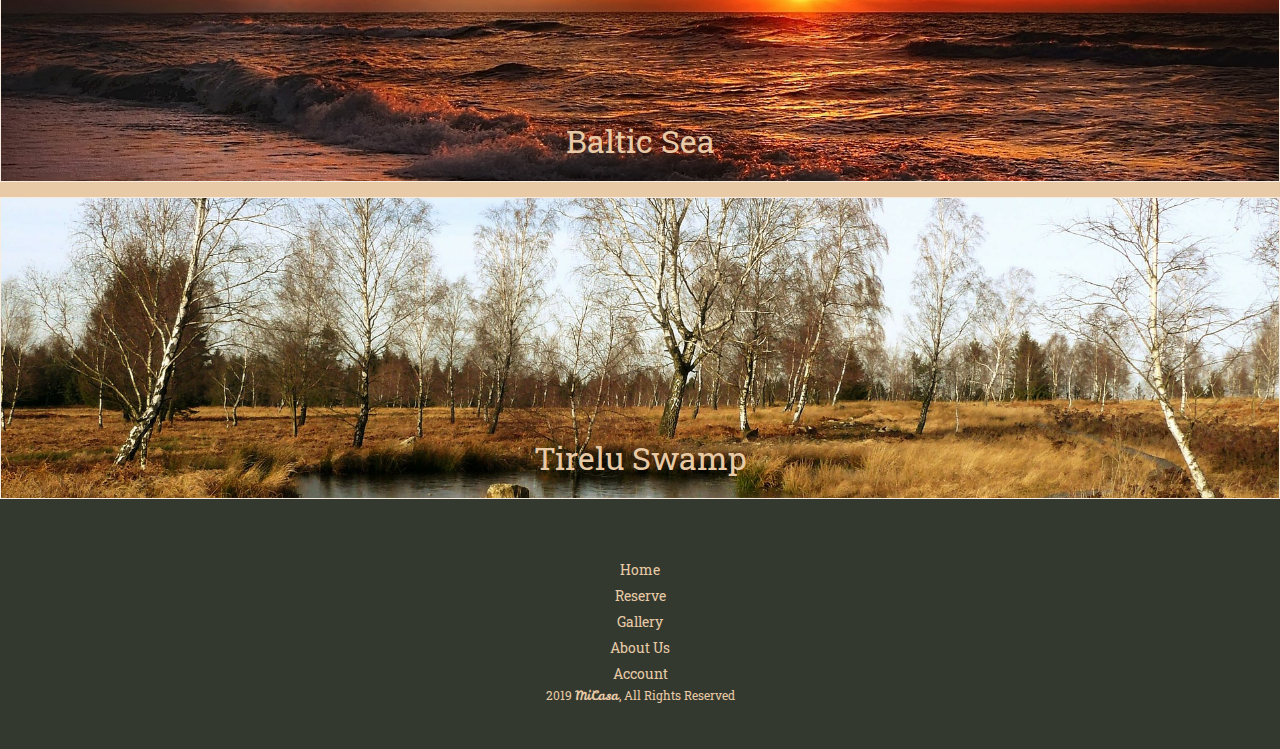
<file: landmarks.html>
<!DOCTYPE html>
<html lang="en">
<head>
    <meta charset="UTF-8">
    <meta name="viewport" content="width=device-width, initial-scale=1, shrink-to-fit=no">
    <meta http-equiv="X-UA-Compatible" content="ie=edge">
    <meta name="description" content="MiCasa is a magical place in Latvia, where you can spend your perfect holidays.">
	<meta name="author" content="Lauma Karpinska">
    <title>MiCasa</title>
    <link rel="apple-touch-icon" sizes="57x57" href="img/favicon/">
    <link rel="apple-touch-icon" sizes="60x60" href="img/favicon//apple-icon-60x60.png">
    <link rel="apple-touch-icon" sizes="72x72" href="imgfavicon//apple-icon-72x72.png">
    <link rel="apple-touch-icon" sizes="76x76" href="img/favicon//apple-icon-76x76.png">
    <link rel="apple-touch-icon" sizes="114x114" href="img/favicon//apple-icon-114x114.png">
    <link rel="apple-touch-icon" sizes="120x120" href="img/favicon//apple-icon-120x120.png">
    <link rel="apple-touch-icon" sizes="144x144" href="img/favicon//apple-icon-144x144.png">
    <link rel="apple-touch-icon" sizes="152x152" href="img/favicon//apple-icon-152x152.png">
    <link rel="apple-touch-icon" sizes="180x180" href="img/favicon//apple-icon-180x180.png">
    <link rel="icon" type="image/png" sizes="192x192"  href="img/favicon//android-icon-192x192.png">
    <link rel="icon" type="image/png" sizes="32x32" href="img/favicon//favicon-32x32.png">
    <link rel="icon" type="image/png" sizes="96x96" href="img/favicon//favicon-96x96.png">
    <link rel="icon" type="image/png" sizes="16x16" href="img/favicon//favicon-16x16.png">
    <link rel="manifest" href="/manifest.json">
    <meta name="msapplication-TileColor" content="#ffffff">
    <meta name="msapplication-TileImage" content="/ms-icon-144x144.png">
    <meta name="theme-color" content="#ffffff">
        
    <link rel="stylesheet" href="https://stackpath.bootstrapcdn.com/bootstrap/4.1.3/css/bootstrap.min.css" integrity="sha384-MCw98/SFnGE8fJT3GXwEOngsV7Zt27NXFoaoApmYm81iuXoPkFOJwJ8ERdknLPMO" crossorigin="anonymous">
    <link href="https://fonts.googleapis.com/css?family=Roboto+Slab" rel="stylesheet">
    <link href="https://fonts.googleapis.com/css?family=Leckerli+One" rel="stylesheet">
    <link rel="stylesheet" href="https://use.fontawesome.com/releases/v5.5.0/css/all.css" integrity="sha384-B4dIYHKNBt8Bc12p+WXckhzcICo0wtJAoU8YZTY5qE0Id1GSseTk6S+L3BlXeVIU" crossorigin="anonymous">
    <link rel="stylesheet" href="css/style.css">

</head>
<body>
    <!-- HEADER -->
    <div class="header">
        <div class="container">
            <div class="row">
                <div class="col-12 hnav justify-content-center">
                    <nav class="navbar navbar-expand-md d-lg-none">
                        <a class="navbar-brand micasa" href="index.html">MiCasa</a>
                        <button class="navbar-toggler" type="button" data-toggle="collapse" data-target="#navbarSupportedContent" aria-controls="navbarSupportedContent" aria-expanded="false" aria-label="Toggle navigation">
                            <span class="burgerino"><i class="fas fa-bars"></i></span>
                        </button>
                        <div class="collapse navbar-collapse " id="navbarSupportedContent">
                            <ul class="navbar-nav mr-auto">
                                <li class="nav-item">
                                    <a class="nav-link abur" href="gallery.html">Gallery</a>
                                </li>
                                <li class="nav-item">
                                    <a class="nav-link abur" href="reservations.html">Reservations</a>
                                </li>
                                <li class="nav-item">
                                    <a class="nav-link abur" href="about.html">About Us</a>
                                </li>
                                <li class="nav-item ">
                                    <a class="nav-link abur" href="logreg.html">Account</a>
                                </li>    
                            </ul>      
                        </div>
                    </nav>
                    <nav class="normal d-none d-lg-block">
                        <ul>
                            <li>
                                <a href="gallery.html">Gallery</a>
                            </li>
                            <li>
                                <a href="reservations.html">Reserve</a>
                            </li>
                            <li>
                                <a class="micasa" href="index.html">MiCasa</a>
                            </li>
                            <li>
                                <a href="about.html">About Us</a>
                            </li>
                            <li>
                                <a href="logreg.html">Account</a>
                            </li>
                        </ul>
                    </nav>
                </div>
            </div>
        </div>
    </div> 
    
    <!-- MAIN -->

    <div class="land ">
        <div class="container">
            <div class="row">
                <div class="col-12">
                    <h1>Explore Latvia's Landmarks</h1>
                </div>
            </div>
            <div class="row">
                <div class="col-12 col-md-6">
                   <a href="https://www.latvia.travel/en/article/top-10-must-see-riga" target="_blank"><div class="lnimg lnimg1">
                       <h2>Riga</h2>
                </div></a>
                </div>
                <div class="col-12 col-md-6">
                    <a href="http://pilis.lv/en/castls-manors" target="_blank"><div class="lnimg lnimg2">
                        <h2>Manors</h2>
                    </div></a>
                </div>                
            </div>
            <div class="row">
                <div class="col-12 col-md-6">
                    <a href="http://www.visitligatne.lv/ligatnes-dabas-takas?lang=eng" target="_blank"><div class="lnimg lnimg4">
                        <h2>Natural trails</h2>
                    </div></a>    
                </div>
                <div class="col-12 col-md-6">
                    <a href="http://rundale.net/en/" target="_blank"><div class="lnimg lnimg3">
                        <h2>Rundales Palace</h2>
                    </div></a>
                </div>
            </div>
            <div class="row">
                <div class="col-12 col-md-6">
                    <a  href="https://www.latvia.travel/en/city/jurmala-8" target="_blank"><div class="lnimg lnimg5">
                        <h2>Baltic Sea</h2>
                    </div></a>
                </div>
                <div class="col-12 col-md-6">
                    <a href="http://www.kemerunacionalaisparks.lv/?r=26" target="_blank"><div class="lnimg lnimg6">
                        <h2>Tirelu Swamp</h2>
                    </div></a>
                </div>
            </div>
        </div>
    </div>

    <!-- FOOTER -->

    <div class="footer">
        <div class="container">
            <div class="row fupper justify-content-between">
                <div class="col-6 col-md-3 col-xl-4 ficons">
                    <nav>
                        <ul>
                            <li><a href="https://www.facebook.com/PewDiePie/" target="_blank"><i class="fab fa-facebook"></i></a></li>
                            <li><a href="https://www.skype.com" target="_blank"><i class="fab fa-skype"></i></a></li>
                            <li><a href="https://twitter.com/pewdiepie" target="_blank"><i class="fab fa-twitter"></i></a></li>                            
                            <li><a href="https://www.instagram.com/pewdiepie/" target="_blank"><i class="fab fa-instagram"></i></a></li>
                        </ul>
                    </nav>
                </div>
                <div class="col-6 col-sm-3 col-xl-2 fnav">
                    <nav>
                        <ul>
                            <li><a href="index.html">Home</a></li>
                            <li><a href="reservations.html">Reserve</a></li>
                            <li><a href="gallery.html">Gallery</a></li>
                            <li><a href="about.html">About Us</a></li>
                            <li><a href="logreg.html">Account</a></li>
                        </ul>
                    </nav>                    
                </div>
            </div>
            <div class="row flower">
                <div class="col copyright">
                    <p>2019 <span>MiCasa</span>, All Rights Reserved</p>
                </div>
            </div>
        </div>
    </div>

    <script src="https://code.jquery.com/jquery-3.3.1.slim.min.js" integrity="sha384-q8i/X+965DzO0rT7abK41JStQIAqVgRVzpbzo5smXKp4YfRvH+8abtTE1Pi6jizo" crossorigin="anonymous"></script>
    <script src="https://cdnjs.cloudflare.com/ajax/libs/popper.js/1.14.7/umd/popper.min.js" integrity="sha384-UO2eT0CpHqdSJQ6hJty5KVphtPhzWj9WO1clHTMGa3JDZwrnQq4sF86dIHNDz0W1" crossorigin="anonymous"></script>
    <script src="https://stackpath.bootstrapcdn.com/bootstrap/4.3.1/js/bootstrap.min.js" integrity="sha384-JjSmVgyd0p3pXB1rRibZUAYoIIy6OrQ6VrjIEaFf/nJGzIxFDsf4x0xIM+B07jRM" crossorigin="anonymous"></script>
    
    <script src="js/main.js"></script>
</body>
</html>
</file>
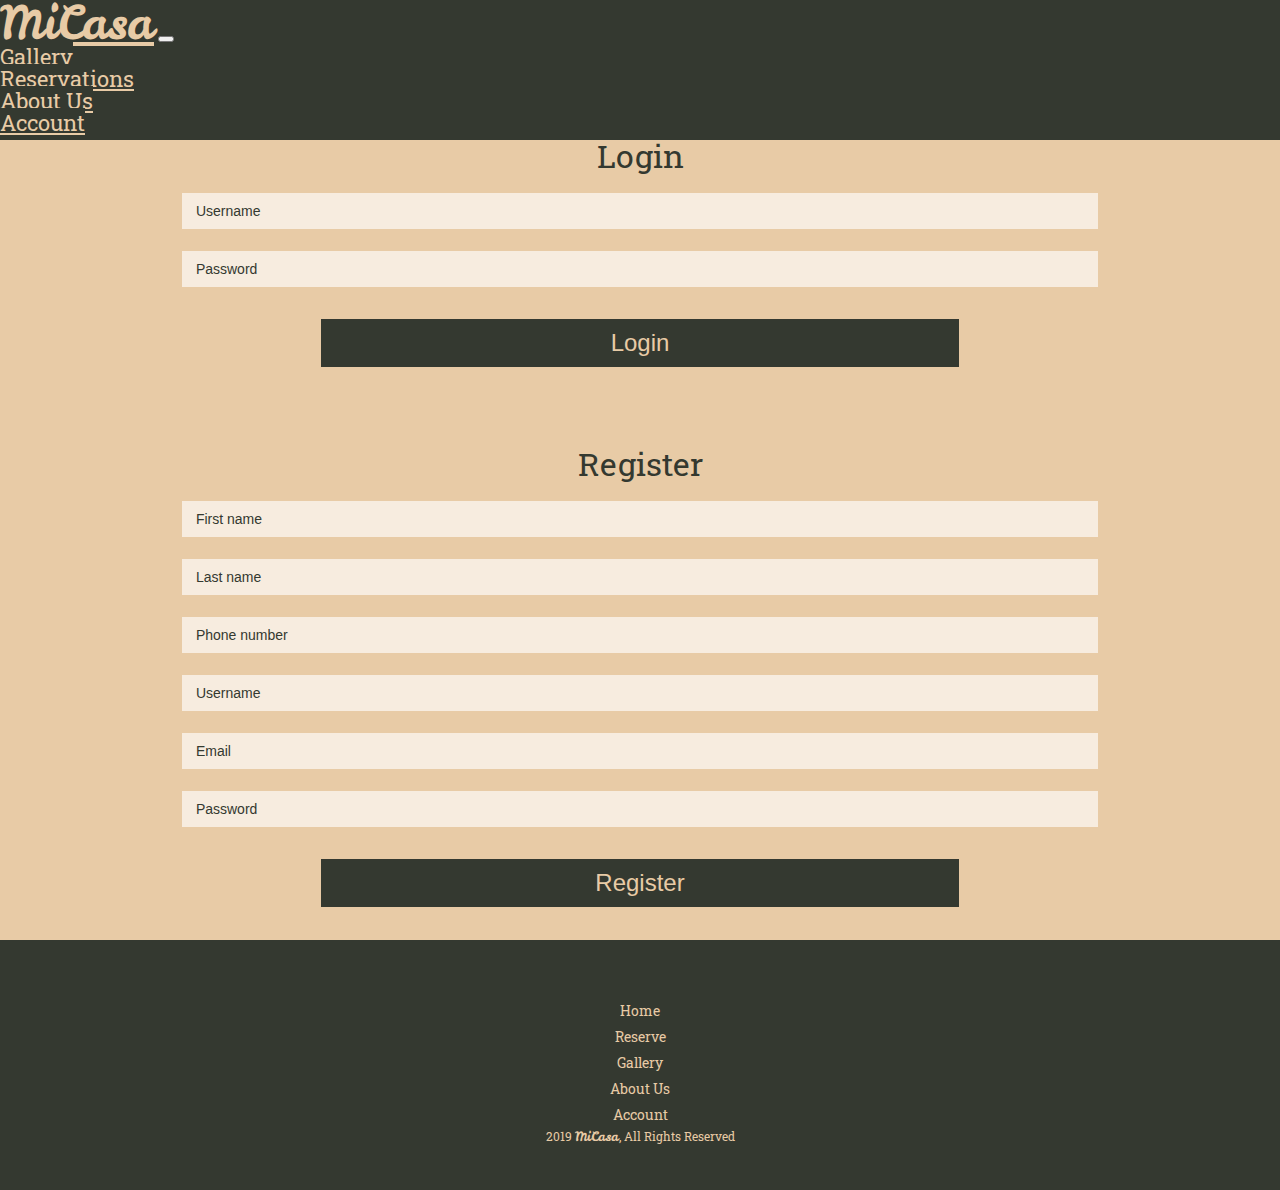
<file: logreg.html>
<!DOCTYPE html>
<html lang="en">
<head>
    <meta charset="UTF-8">
    <meta name="viewport" content="width=device-width, initial-scale=1, shrink-to-fit=no">
    <meta http-equiv="X-UA-Compatible" content="ie=edge">
    <meta name="description" content="MiCasa is a magical place in Latvia, where you can spend your perfect holidays.">
    <meta name="author" content="Lauma Karpinska">
    <title>MiCasa</title>
    <link rel="apple-touch-icon" sizes="57x57" href="img/favicon/">
    <link rel="apple-touch-icon" sizes="60x60" href="img/favicon//apple-icon-60x60.png">
    <link rel="apple-touch-icon" sizes="72x72" href="imgfavicon//apple-icon-72x72.png">
    <link rel="apple-touch-icon" sizes="76x76" href="img/favicon//apple-icon-76x76.png">
    <link rel="apple-touch-icon" sizes="114x114" href="img/favicon//apple-icon-114x114.png">
    <link rel="apple-touch-icon" sizes="120x120" href="img/favicon//apple-icon-120x120.png">
    <link rel="apple-touch-icon" sizes="144x144" href="img/favicon//apple-icon-144x144.png">
    <link rel="apple-touch-icon" sizes="152x152" href="img/favicon//apple-icon-152x152.png">
    <link rel="apple-touch-icon" sizes="180x180" href="img/favicon//apple-icon-180x180.png">
    <link rel="icon" type="image/png" sizes="192x192"  href="img/favicon//android-icon-192x192.png">
    <link rel="icon" type="image/png" sizes="32x32" href="img/favicon//favicon-32x32.png">
    <link rel="icon" type="image/png" sizes="96x96" href="img/favicon//favicon-96x96.png">
    <link rel="icon" type="image/png" sizes="16x16" href="img/favicon//favicon-16x16.png">
    <link rel="manifest" href="/manifest.json">
    <meta name="msapplication-TileColor" content="#ffffff">
    <meta name="msapplication-TileImage" content="/ms-icon-144x144.png">
    <meta name="theme-color" content="#ffffff">
    
    <link rel="stylesheet" href="https://stackpath.bootstrapcdn.com/bootstrap/4.1.3/css/bootstrap.min.css" integrity="sha384-MCw98/SFnGE8fJT3GXwEOngsV7Zt27NXFoaoApmYm81iuXoPkFOJwJ8ERdknLPMO" crossorigin="anonymous">
    <link href="https://fonts.googleapis.com/css?family=Roboto+Slab" rel="stylesheet">
    <link href="https://fonts.googleapis.com/css?family=Leckerli+One" rel="stylesheet">
    <link rel="stylesheet" href="https://use.fontawesome.com/releases/v5.5.0/css/all.css" integrity="sha384-B4dIYHKNBt8Bc12p+WXckhzcICo0wtJAoU8YZTY5qE0Id1GSseTk6S+L3BlXeVIU" crossorigin="anonymous">
    <link rel="stylesheet" href="css/style.css">
    
</head>
<body>
    <!-- HEADER -->
    <div class="header">
        <div class="container">
            <div class="row">
                <div class="col-12 hnav justify-content-center">
                    <nav class="navbar navbar-expand-md d-lg-none">
                        <a class="navbar-brand micasa" href="index.html">MiCasa</a>
                        <button class="navbar-toggler" type="button" data-toggle="collapse" data-target="#navbarSupportedContent" aria-controls="navbarSupportedContent" aria-expanded="false" aria-label="Toggle navigation">
                            <span class="burgerino"><i class="fas fa-bars"></i></span>
                        </button>
                        <div class="collapse navbar-collapse " id="navbarSupportedContent">
                            <ul class="navbar-nav mr-auto">
                                <li class="nav-item">
                                    <a class="nav-link abur" href="gallery.html">Gallery</a>
                                </li>
                                <li class="nav-item">
                                    <a class="nav-link abur" href="reservations.html">Reservations</a>
                                </li>
                                <li class="nav-item">
                                    <a class="nav-link abur" href="about.html">About Us</a>
                                </li>
                                <li class="nav-item ">
                                    <a class="nav-link abur" href="logreg.html">Account</a>
                                </li>    
                            </ul>      
                        </div>
                    </nav>
                    <nav class="normal d-none d-lg-block">
                        <ul>
                            <li>
                                <a href="gallery.html">Gallery</a>
                            </li>
                            <li>
                                <a href="reservations.html">Reserve</a>
                            </li>
                            <li>
                                <a class="micasa" href="index.html">MiCasa</a>
                            </li>
                            <li>
                                <a href="about.html">About Us</a>
                            </li>
                            <li>
                                <a href="logreg.html">Account</a>
                            </li>
                        </ul>
                    </nav>
                </div>
            </div>
        </div>
    </div>  
    
    <!-- MAIN -->
    
    <div class="logreg">
        <div class="container">
            <div class="row">
                <div class="col-12 col-md-6">
                    <h2>Login</h2>  
                    <form action="" onsubmit="return validateLog()">
                        <div>
                            <p class="redtext" id="logUserError1"></p>
                            <p class="redtext" id="logUserError2"></p>
                            <input type="text" id="logUser" placeholder=" Username">
                        </div>
                        <div>
                            <p class="redtext" id="logUserError1"></p>
                            <p class="redtext" id="logPassError1"></p>
                            <p class="redtext" id="logPassError2"></p>
                            <p class="redtext" id="logPassError3"></p>
                            <input type="password" id="logPass" placeholder=" Password">
                        </div>
                        <div><input  type="submit" value="Login"></div>
                    </form>
                    
                </div>
                <div class="col-12 col-md-6">
                    <h2>Register</h2>
                    <form action="" onsubmit="return validateReg()">        
                        <div>
                            <p class="redtext" id="regNameError1"></p>
                            <p class="redtext" id="regNameError2"></p>
                            <p class="redtext" id="regNameError3"></p>
                            <input type="text" id="name" placeholder=" First name">
                        </div>
                        <div>
                            <p class="redtext" id="regLnameError1"></p>
                            <p class="redtext" id="regLnameError2"></p>
                            <p class="redtext" id="regLnameError3"></p>
                            <input type="text" id="lname" placeholder=" Last name">
                        </div>
                        <div>
                            <p class="redtext" id="regPhoneError1"></p>
                            <p class="redtext" id="regPhoneError2"></p>
                            <input type="text" id="phone" placeholder=" Phone number">
                        </div>
                        <div>
                            <p class="redtext" id="regUserError1"></p>
                            <p class="redtext" id="regUserError2"></p>
                            <input type="text" id="regUser" placeholder=" Username">
                        </div>
                        <div>
                            <p class="redtext" id="regEmailError1"></p>
                            <p class="redtext" id="regEmailError2"></p>
                            <p class="redtext" id="regEmailError3"></p>
                            <input type="text" id="email" placeholder=" Email">
                        </div>
                        <div>
                            <p class="redtext" id="regPassError1"></p>
                            <p class="redtext" id="regPassError2"></p>
                            <p class="redtext" id="regPassError3"></p>
                            <input type="password" id="regPass" placeholder=" Password">
                        </div>
                        <div><input type="submit" value="Register"></div>
                    </form>   
                </div>
            </div>
        </div>
    </div>
    
    <!-- FOOTER -->
    
    <div class="footer">
        <div class="container">
            <div class="row fupper justify-content-between">
                <div class="col-6 col-md-3 col-xl-4 ficons">
                    <nav>
                        <ul>
                            <li><a href="https://www.facebook.com/PewDiePie/" target="_blank"><i class="fab fa-facebook"></i></a></li>
                            <li><a href="https://www.skype.com" target="_blank"><i class="fab fa-skype"></i></a></li>
                            <li><a href="https://twitter.com/pewdiepie" target="_blank"><i class="fab fa-twitter"></i></a></li>                            
                            <li><a href="https://www.instagram.com/pewdiepie/" target="_blank"><i class="fab fa-instagram"></i></a></li>
                        </ul>
                    </nav>
                </div>
                <div class="col-6 col-sm-3 col-xl-2 fnav">
                    <nav>
                        <ul>
                            <li><a href="index.html">Home</a></li>
                            <li><a href="reservations.html">Reserve</a></li>
                            <li><a href="gallery.html">Gallery</a></li>
                            <li><a href="about.html">About Us</a></li>
                            <li><a href="logreg.html">Account</a></li>
                        </ul>
                    </nav>                    
                </div>
            </div>
            <div class="row flower">
                <div class="col copyright">
                    <p>2019 <span>MiCasa</span>, All Rights Reserved</p>
                </div>
            </div>
        </div>
    </div>
    
    
    <script src="https://code.jquery.com/jquery-3.3.1.slim.min.js" integrity="sha384-q8i/X+965DzO0rT7abK41JStQIAqVgRVzpbzo5smXKp4YfRvH+8abtTE1Pi6jizo" crossorigin="anonymous"></script>
    <script src="https://cdnjs.cloudflare.com/ajax/libs/popper.js/1.14.7/umd/popper.min.js" integrity="sha384-UO2eT0CpHqdSJQ6hJty5KVphtPhzWj9WO1clHTMGa3JDZwrnQq4sF86dIHNDz0W1" crossorigin="anonymous"></script>
    <script src="https://stackpath.bootstrapcdn.com/bootstrap/4.3.1/js/bootstrap.min.js" integrity="sha384-JjSmVgyd0p3pXB1rRibZUAYoIIy6OrQ6VrjIEaFf/nJGzIxFDsf4x0xIM+B07jRM" crossorigin="anonymous"></script>
    
    <script src="js/validator.js"></script>
    <script src="js/main.js"></script>
</body>
</html>
</file>
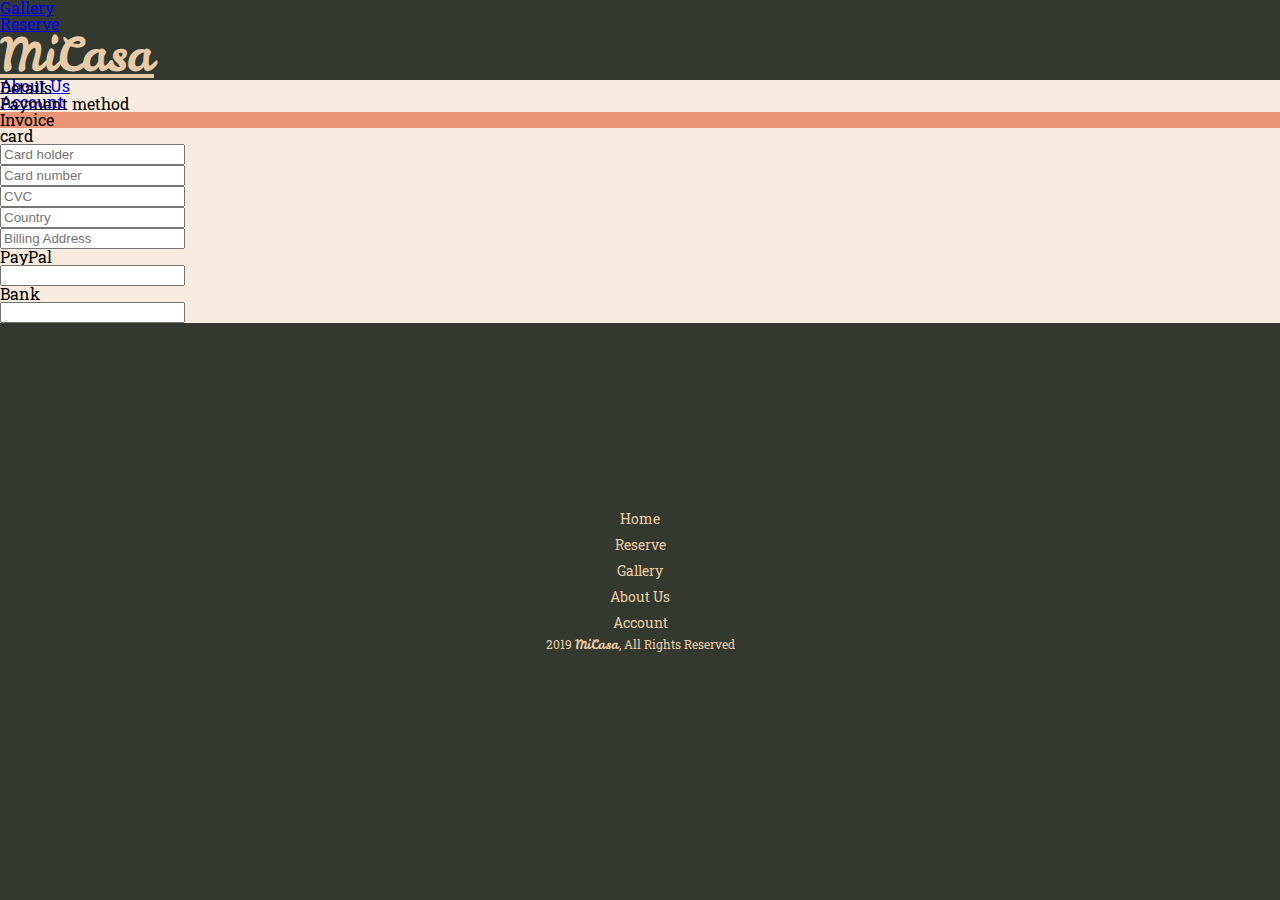
<file: payment.html>
<!DOCTYPE html>
<html lang="en">
<head>
    <meta charset="UTF-8">
    <meta name="viewport" content="width=device-width, initial-scale=1, shrink-to-fit=no">
    <meta http-equiv="X-UA-Compatible" content="ie=edge">
    <meta name="description" content="MiCasa is a magical place in Latvia, where you can spend your perfect holidays.">
	<meta name="author" content="Lauma Karpinska">
    <title>MiCasa</title>
    <link rel="apple-touch-icon" sizes="57x57" href="img/favicon/">
    <link rel="apple-touch-icon" sizes="60x60" href="img/favicon//apple-icon-60x60.png">
    <link rel="apple-touch-icon" sizes="72x72" href="imgfavicon//apple-icon-72x72.png">
    <link rel="apple-touch-icon" sizes="76x76" href="img/favicon//apple-icon-76x76.png">
    <link rel="apple-touch-icon" sizes="114x114" href="img/favicon//apple-icon-114x114.png">
    <link rel="apple-touch-icon" sizes="120x120" href="img/favicon//apple-icon-120x120.png">
    <link rel="apple-touch-icon" sizes="144x144" href="img/favicon//apple-icon-144x144.png">
    <link rel="apple-touch-icon" sizes="152x152" href="img/favicon//apple-icon-152x152.png">
    <link rel="apple-touch-icon" sizes="180x180" href="img/favicon//apple-icon-180x180.png">
    <link rel="icon" type="image/png" sizes="192x192"  href="img/favicon//android-icon-192x192.png">
    <link rel="icon" type="image/png" sizes="32x32" href="img/favicon//favicon-32x32.png">
    <link rel="icon" type="image/png" sizes="96x96" href="img/favicon//favicon-96x96.png">
    <link rel="icon" type="image/png" sizes="16x16" href="img/favicon//favicon-16x16.png">
    <link rel="manifest" href="/manifest.json">
    <meta name="msapplication-TileColor" content="#ffffff">
    <meta name="msapplication-TileImage" content="/ms-icon-144x144.png">
    <meta name="theme-color" content="#ffffff">
        
    <link rel="stylesheet" href="https://stackpath.bootstrapcdn.com/bootstrap/4.1.3/css/bootstrap.min.css" integrity="sha384-MCw98/SFnGE8fJT3GXwEOngsV7Zt27NXFoaoApmYm81iuXoPkFOJwJ8ERdknLPMO" crossorigin="anonymous">
    <link href="https://fonts.googleapis.com/css?family=Roboto+Slab" rel="stylesheet">
    <link href="https://fonts.googleapis.com/css?family=Leckerli+One" rel="stylesheet">
    <link rel="stylesheet" href="https://use.fontawesome.com/releases/v5.5.0/css/all.css" integrity="sha384-B4dIYHKNBt8Bc12p+WXckhzcICo0wtJAoU8YZTY5qE0Id1GSseTk6S+L3BlXeVIU" crossorigin="anonymous">
    <link rel="stylesheet" href="css/style.css">

</head>
<body>
    <!-- HEADER -->
    <div class="header">
        <div class="container">
            <div class="row">
                <div class="col-12 hnav">
                    <nav>
                        <ul>
                            <li>
                                <a href="gallery.html">Gallery</a>
                            </li>
                            <li>
                                <a href="reservations.html">Reserve</a>
                            </li>
                            <li>
                                <a class="micasa" href="index.html">MiCasa</a>
                            </li>
                            <li>
                                <a href="about.html">About Us</a>
                            </li>
                            <li>
                                <a href="logreg.html">Account</a>
                            </li>
                        </ul>
                    </nav>
                </div>
            </div>
        </div>
    </div> 
    <!-- MAIN -->
    <div class="resdetails">
        <div class="container">
            <div class="row hid">
                <div class="col-12 hid lighter">
                    <div class="prog lighter">
                        <h3>Details</h3>
                    </div>
                    <div class="prog lighter">
                        <h3>Payment method</h3>
                    </div>
                    <div class="prog oran">
                        <h3>Invoice</h3>
                    </div>
                </div>
            </div>
        </div>
    </div>
            
    <div class="payment darker">
        <div class="container lighter">
            <div class="row">
                <div class="col-12 col-md-4 payplace card">
                    <h2>card</h2>
                    <div class="payform p1">
                        <form action="">
                            <div class="card1"><input type="text" placeholder="Card holder"></div>
                            <div class="card1"><input type="text" placeholder="Card number"></div>
                            <div class="card1 c1"><input type="text" placeholder="CVC"></div>
                            <div class="card1 country"><input type="text" placeholder="Country"></div>
                            <div class="card1 address"><input type="text" placeholder="Billing Address"></div>
                        </form> 
                    </div>
                </div>
                <div class="col-12 col-md-4 payplace paypal">
                    <h2>PayPal</h2>
                    <div class="payform p2">
                        <input type="text">
                    </div>
                </div>
                <div class="col-12 col-md-4 payplace bank">
                    <h2>Bank</h2>
                    <div class="payform p3">
                     <form action="">
                         <input type="text">
                     </form>   
                    </div>
                </div>
            </div>
        </div>
    </div>
    <!-- BACK BUTTON  -->
    <div class="mainline3 darker">
        <div class="container">
            <div class="row">
                <div class="col-6 col-sm-4 back">
                    <a href="resdetails.html"><i class="fas fa-chevron-left"></i> Back</a>
                </div>
            </div>
        </div>
    </div>

    <!-- FOOTER -->

    <div class="footer">
        <div class="container">
            <div class="row fupper justify-content-between">
                <div class="col-6 col-md-3 col-xl-4 ficons">
                    <nav>
                        <ul>
                            <li><a href="https://www.facebook.com/PewDiePie/" target="_blank"><i class="fab fa-facebook"></i></a></li>
                            <li><a href="https://www.skype.com" target="_blank"><i class="fab fa-skype"></i></a></li>
                            <li><a href="https://twitter.com/pewdiepie" target="_blank"><i class="fab fa-twitter"></i></a></li>                            
                            <li><a href="https://www.instagram.com/pewdiepie/" target="_blank"><i class="fab fa-instagram"></i></a></li>
                        </ul>
                    </nav>
                </div>
                <div class="col-6 col-sm-3 col-xl-2 fnav">
                    <nav>
                        <ul>
                            <li><a href="index.html">Home</a></li>
                            <li><a href="reservations.html">Reserve</a></li>
                            <li><a href="gallery.html">Gallery</a></li>
                            <li><a href="about.html">About Us</a></li>
                            <li><a href="logreg.html">Account</a></li>
                        </ul>
                    </nav>                    
                </div>
            </div>
            <div class="row flower">
                <div class="col copyright">
                    <p>2019 <span>MiCasa</span>, All Rights Reserved</p>
                </div>
            </div>
        </div>
    </div>

    <script src="js/main.js"></script>
</body>
</html>
</file>
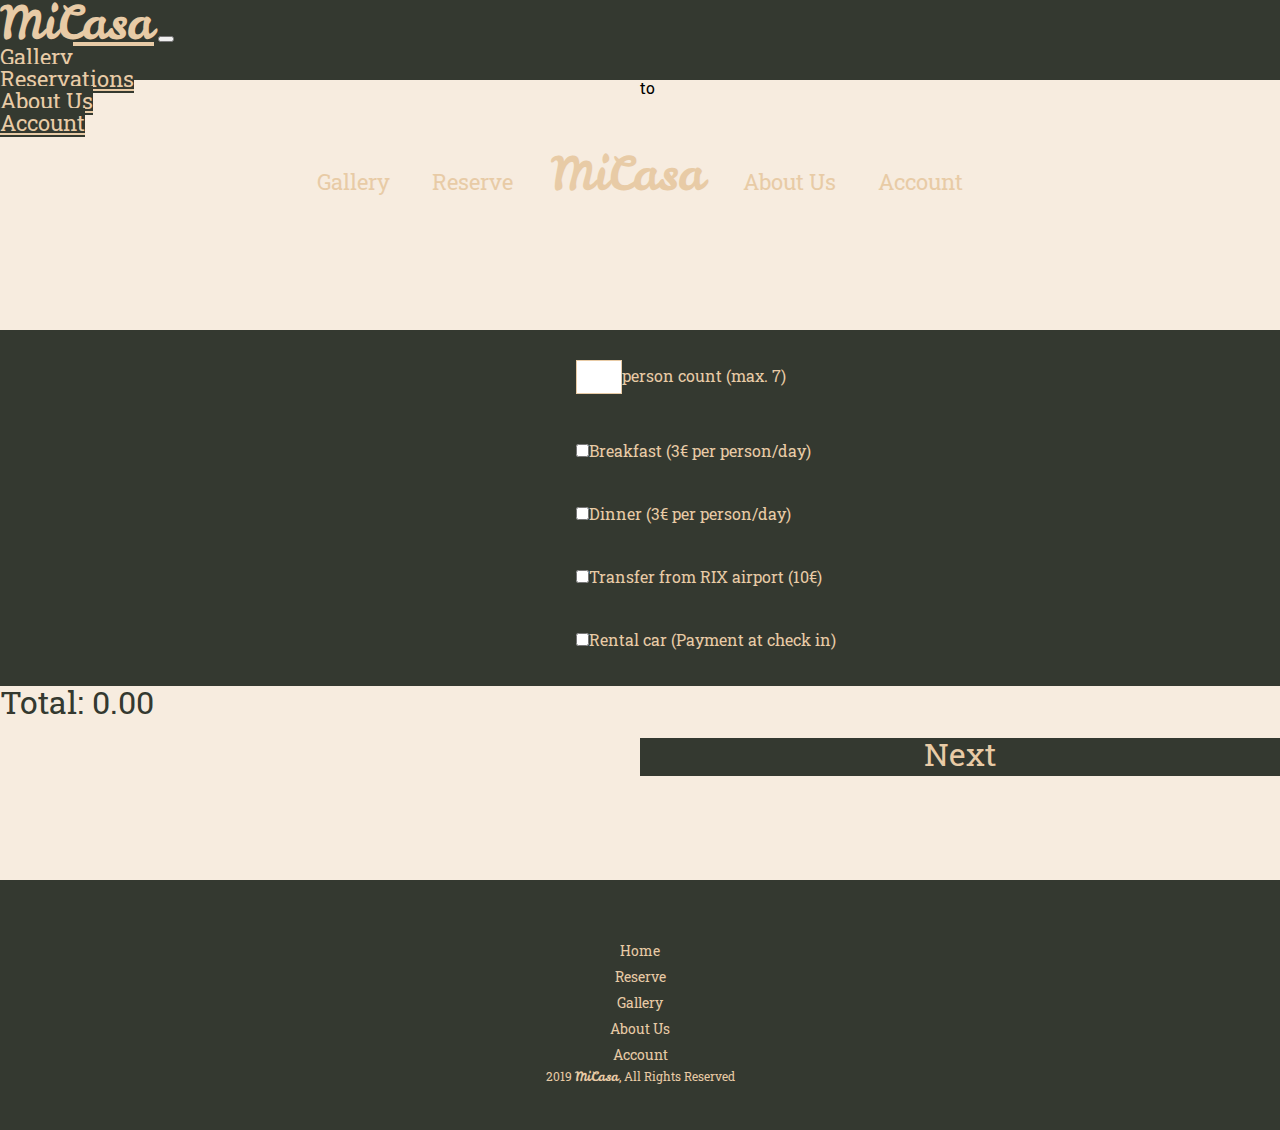
<file: resdetails.html>
<!DOCTYPE html>
<html lang="en">
<head>
    <meta charset="UTF-8">
    <meta name="viewport" content="width=device-width, initial-scale=1, shrink-to-fit=no">
    <meta http-equiv="X-UA-Compatible" content="ie=edge">
    <meta name="description" content="MiCasa is a magical place in Latvia, where you can spend your perfect holidays.">
    <meta name="author" content="Lauma Karpinska">
    <title>MiCasa</title>
    <link rel="apple-touch-icon" sizes="57x57" href="img/favicon/">
    <link rel="apple-touch-icon" sizes="60x60" href="img/favicon//apple-icon-60x60.png">
    <link rel="apple-touch-icon" sizes="72x72" href="imgfavicon//apple-icon-72x72.png">
    <link rel="apple-touch-icon" sizes="76x76" href="img/favicon//apple-icon-76x76.png">
    <link rel="apple-touch-icon" sizes="114x114" href="img/favicon//apple-icon-114x114.png">
    <link rel="apple-touch-icon" sizes="120x120" href="img/favicon//apple-icon-120x120.png">
    <link rel="apple-touch-icon" sizes="144x144" href="img/favicon//apple-icon-144x144.png">
    <link rel="apple-touch-icon" sizes="152x152" href="img/favicon//apple-icon-152x152.png">
    <link rel="apple-touch-icon" sizes="180x180" href="img/favicon//apple-icon-180x180.png">
    <link rel="icon" type="image/png" sizes="192x192"  href="img/favicon//android-icon-192x192.png">
    <link rel="icon" type="image/png" sizes="32x32" href="img/favicon//favicon-32x32.png">
    <link rel="icon" type="image/png" sizes="96x96" href="img/favicon//favicon-96x96.png">
    <link rel="icon" type="image/png" sizes="16x16" href="img/favicon//favicon-16x16.png">
    <link rel="manifest" href="/manifest.json">
    <meta name="msapplication-TileColor" content="#ffffff">
    <meta name="msapplication-TileImage" content="/ms-icon-144x144.png">
    <meta name="theme-color" content="#ffffff">
    
    <link rel="stylesheet" href="https://stackpath.bootstrapcdn.com/bootstrap/4.1.3/css/bootstrap.min.css" integrity="sha384-MCw98/SFnGE8fJT3GXwEOngsV7Zt27NXFoaoApmYm81iuXoPkFOJwJ8ERdknLPMO" crossorigin="anonymous">
    <link href="https://fonts.googleapis.com/css?family=Roboto+Slab" rel="stylesheet">
    <link href="https://fonts.googleapis.com/css?family=Leckerli+One" rel="stylesheet">
    <link rel="stylesheet" href="https://use.fontawesome.com/releases/v5.5.0/css/all.css" integrity="sha384-B4dIYHKNBt8Bc12p+WXckhzcICo0wtJAoU8YZTY5qE0Id1GSseTk6S+L3BlXeVIU" crossorigin="anonymous">
    <link rel="stylesheet" href="css/style.css">
    
</head>
<body>
    <!-- HEADER -->
    <div class="header">
        <div class="container">
            <div class="row">
                <div class="col-12 hnav justify-content-center">
                    <nav class="navbar navbar-expand-md d-lg-none">
                        <a class="navbar-brand micasa" href="index.html">MiCasa</a>
                        <button class="navbar-toggler" type="button" data-toggle="collapse" data-target="#navbarSupportedContent" aria-controls="navbarSupportedContent" aria-expanded="false" aria-label="Toggle navigation">
                            <span class="burgerino"><i class="fas fa-bars"></i></span>
                        </button>
                        <div class="collapse navbar-collapse " id="navbarSupportedContent">
                            <ul class="navbar-nav mr-auto">
                                <li class="nav-item">
                                    <a class="nav-link abur" href="gallery.html">Gallery</a>
                                </li>
                                <li class="nav-item">
                                    <a class="nav-link abur" href="reservations.html">Reservations</a>
                                </li>
                                <li class="nav-item">
                                    <a class="nav-link abur" href="about.html">About Us</a>
                                </li>
                                <li class="nav-item ">
                                    <a class="nav-link abur" href="logreg.html">Account</a>
                                </li>    
                            </ul>      
                        </div>
                    </nav>
                    <nav class="normal d-none d-lg-block">
                        <ul>
                            <li>
                                <a href="gallery.html">Gallery</a>
                            </li>
                            <li>
                                <a href="reservations.html">Reserve</a>
                            </li>
                            <li>
                                <a class="micasa" href="index.html">MiCasa</a>
                            </li>
                            <li>
                                <a href="about.html">About Us</a>
                            </li>
                            <li>
                                <a href="logreg.html">Account</a>
                            </li>
                        </ul>
                    </nav>
                </div>
            </div>
        </div>
    </div> 
    <!-- MAIN -->
    <div class="resdetails lighter">
        <div class="container">
            <div class="row details">
                <div class="col-12 cal">
                    <div class="calbox">
                        <div class="cal">from</div>
                        <div class="cal">to</div>
                    </div>
                </div>
            </div>
        </div>
    </div>
    <div class="resdetails darker">
        <div class="container">      
            <div class="row formbox">
                <div class="col-12 formbox">  
                    <form action="">
                        <div class="form">
                            <p class="redpersons" id="typeError1"></p>
                            <p class="redpersons" id="typeError2"></p>
                            <p class="redpersons" id="typeError3"></p>
                            <p class="redpersons" id="typeError4"></p>
                            <input type="text" name="persons" id="persons"><label for="persons">person count (max. 7)</label>
                        </div>
                        <div class="form"><input type="checkbox" name="Breakfast" id="breakfast" value="5"><label for="breakfast">Breakfast (3&euro; per person/day)</label></div>
                        <div class="form"><input type="checkbox" name="Dinner" id="dinner" value="5"><label for="dinner">Dinner (3&euro; per person/day)</label></div>
                        <div class="form"><input type="checkbox" name="Transfer" id="transfer" value="10"><label for="transfer">Transfer from RIX airport (10&euro;)</label></div>
                        <div class="form"><input type="checkbox" name="Rental" id="car" ><label for="car">Rental car (Payment at check in)</label></div>                    
                    </form>
                </div>
            </div>
        </div>
    </div>
    <div class="resdetails lighter">
        <div class="container">
            <div class="row total">
                <div class="col-6 list">
                    <h3>Total: 0.00</h3>
                </div>
                <div class="col-6 pay">
                    <a href="#" onclick="return validate()"><div class="topay"><h2>Next</h2></div></a>
                </div>
            </div>        
            <div class="row weather">
                <div class="col-6 current">
                    <p id="temp"></p>
                </div>
                <div class="col-6 current">
                    <div id="w1"></div>
                </div>
            </div>
        </div>
    </div>
    
    
    <!-- FOOTER -->
    
    <div class="footer">
        <div class="container">
            <div class="row fupper justify-content-between">
                <div class="col-6 col-md-3 col-xl-4 ficons">
                    <nav>
                        <ul>
                            <li><a href="https://www.facebook.com/PewDiePie/" target="_blank"><i class="fab fa-facebook"></i></a></li>
                            <li><a href="https://www.skype.com" target="_blank"><i class="fab fa-skype"></i></a></li>
                            <li><a href="https://twitter.com/pewdiepie" target="_blank"><i class="fab fa-twitter"></i></a></li>                            
                            <li><a href="https://www.instagram.com/pewdiepie/" target="_blank"><i class="fab fa-instagram"></i></a></li>
                        </ul>
                    </nav>
                </div>
                <div class="col-6 col-sm-3 col-xl-2 fnav">
                    <nav>
                        <ul>
                            <li><a href="index.html">Home</a></li>
                            <li><a href="reservations.html">Reserve</a></li>
                            <li><a href="gallery.html">Gallery</a></li>
                            <li><a href="about.html">About Us</a></li>
                            <li><a href="logreg.html">Account</a></li>
                        </ul>
                    </nav>                    
                </div>
            </div>
            <div class="row flower">
                <div class="col copyright">
                    <p>2019 <span>MiCasa</span>, All Rights Reserved</p>
                </div>
            </div>
        </div>
    </div>
    
    <script src="https://code.jquery.com/jquery-3.3.1.slim.min.js" integrity="sha384-q8i/X+965DzO0rT7abK41JStQIAqVgRVzpbzo5smXKp4YfRvH+8abtTE1Pi6jizo" crossorigin="anonymous"></script>
    <script src="https://cdnjs.cloudflare.com/ajax/libs/popper.js/1.14.7/umd/popper.min.js" integrity="sha384-UO2eT0CpHqdSJQ6hJty5KVphtPhzWj9WO1clHTMGa3JDZwrnQq4sF86dIHNDz0W1" crossorigin="anonymous"></script>
    <script src="https://stackpath.bootstrapcdn.com/bootstrap/4.3.1/js/bootstrap.min.js" integrity="sha384-JjSmVgyd0p3pXB1rRibZUAYoIIy6OrQ6VrjIEaFf/nJGzIxFDsf4x0xIM+B07jRM" crossorigin="anonymous"></script>
    
    <script src="js/main.js"></script>
    <script src="js/apicall.js"></script>
</body>
</html>
</file>
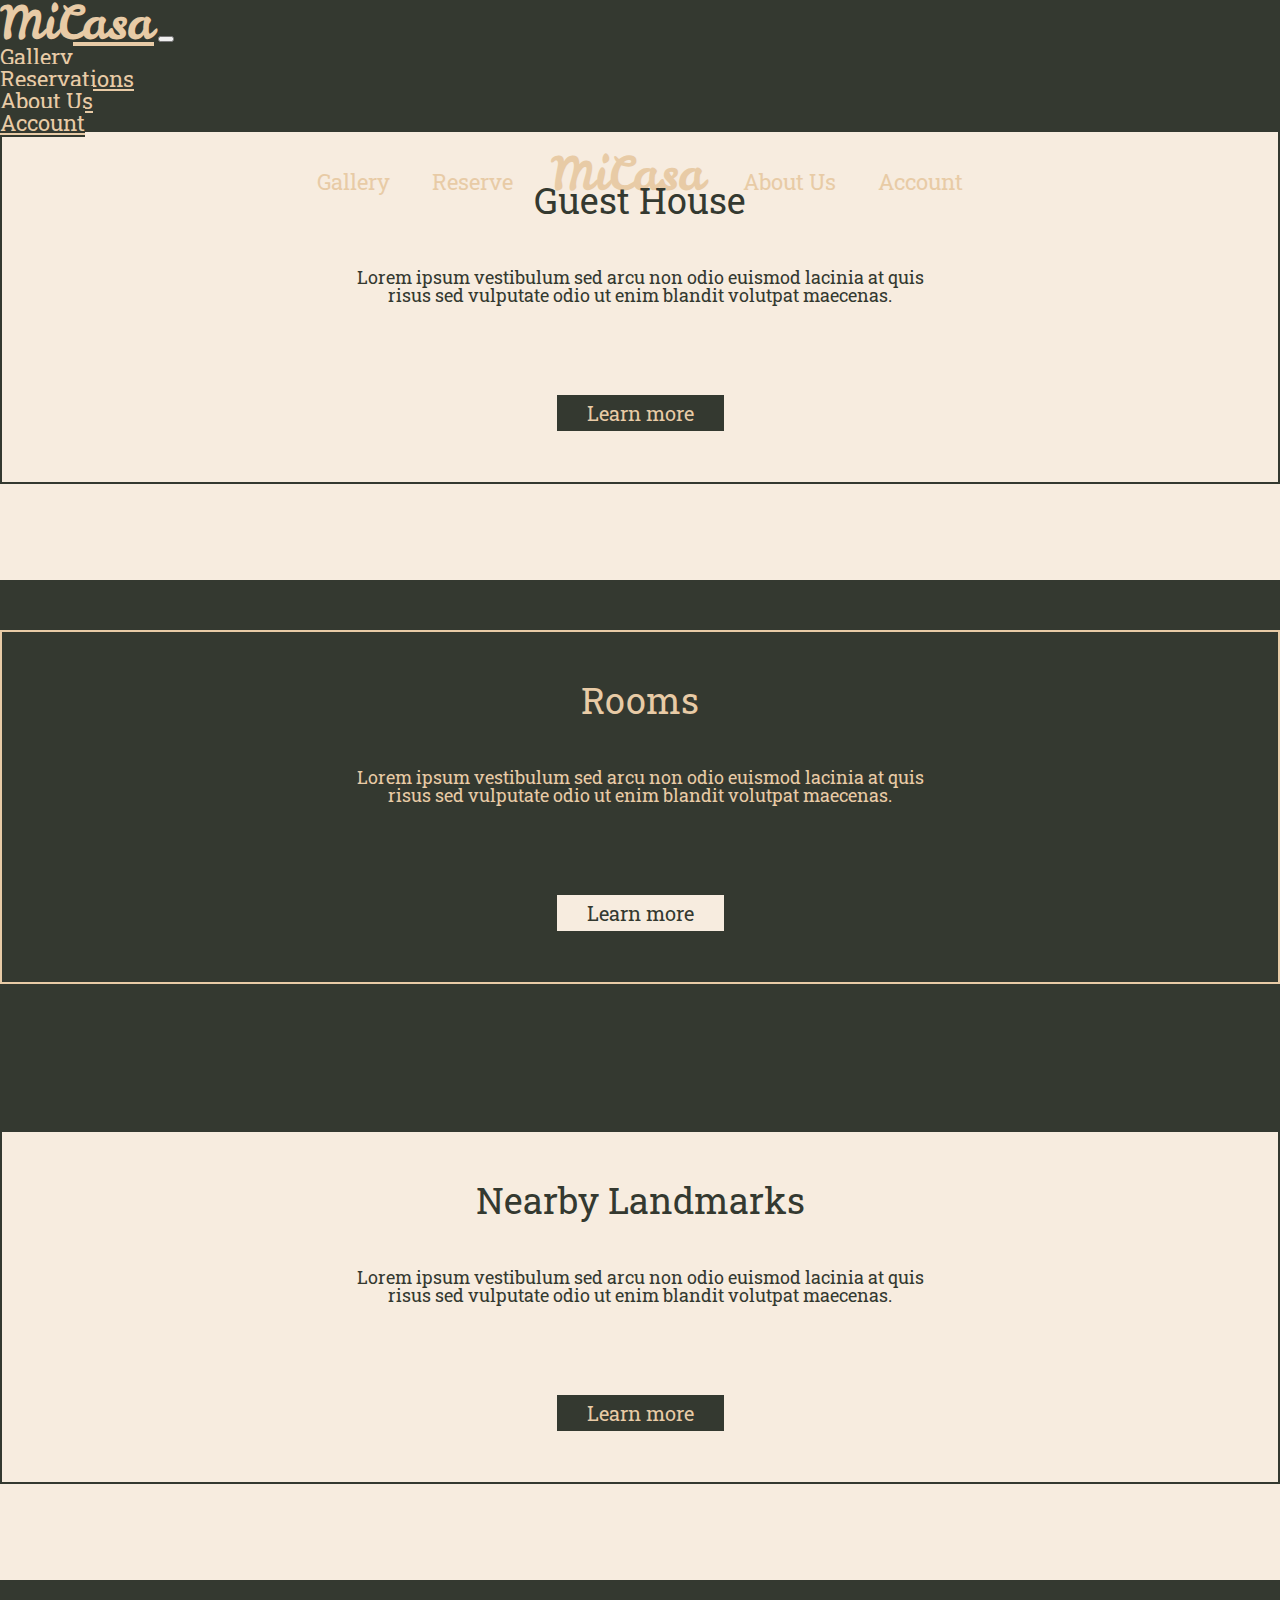
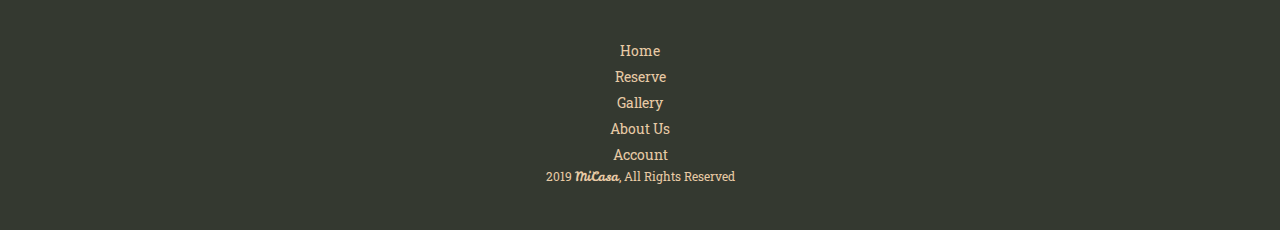
<file: reservations.html>
<!DOCTYPE html>
<html lang="en">
<head>
    <meta charset="UTF-8">
    <meta name="viewport" content="width=device-width, initial-scale=1, shrink-to-fit=no">
    <meta http-equiv="X-UA-Compatible" content="ie=edge">
    <meta name="description" content="MiCasa is a magical place in Latvia, where you can spend your perfect holidays.">
	<meta name="author" content="Lauma Karpinska">
    <title>MiCasa</title>
    <link rel="apple-touch-icon" sizes="57x57" href="img/favicon/">
    <link rel="apple-touch-icon" sizes="60x60" href="img/favicon//apple-icon-60x60.png">
    <link rel="apple-touch-icon" sizes="72x72" href="imgfavicon//apple-icon-72x72.png">
    <link rel="apple-touch-icon" sizes="76x76" href="img/favicon//apple-icon-76x76.png">
    <link rel="apple-touch-icon" sizes="114x114" href="img/favicon//apple-icon-114x114.png">
    <link rel="apple-touch-icon" sizes="120x120" href="img/favicon//apple-icon-120x120.png">
    <link rel="apple-touch-icon" sizes="144x144" href="img/favicon//apple-icon-144x144.png">
    <link rel="apple-touch-icon" sizes="152x152" href="img/favicon//apple-icon-152x152.png">
    <link rel="apple-touch-icon" sizes="180x180" href="img/favicon//apple-icon-180x180.png">
    <link rel="icon" type="image/png" sizes="192x192"  href="img/favicon//android-icon-192x192.png">
    <link rel="icon" type="image/png" sizes="32x32" href="img/favicon//favicon-32x32.png">
    <link rel="icon" type="image/png" sizes="96x96" href="img/favicon//favicon-96x96.png">
    <link rel="icon" type="image/png" sizes="16x16" href="img/favicon//favicon-16x16.png">
    <link rel="manifest" href="/manifest.json">
    <meta name="msapplication-TileColor" content="#ffffff">
    <meta name="msapplication-TileImage" content="/ms-icon-144x144.png">
    <meta name="theme-color" content="#ffffff">
        
    <link rel="stylesheet" href="https://stackpath.bootstrapcdn.com/bootstrap/4.1.3/css/bootstrap.min.css" integrity="sha384-MCw98/SFnGE8fJT3GXwEOngsV7Zt27NXFoaoApmYm81iuXoPkFOJwJ8ERdknLPMO" crossorigin="anonymous">
    <link href="https://fonts.googleapis.com/css?family=Roboto+Slab" rel="stylesheet">
    <link href="https://fonts.googleapis.com/css?family=Leckerli+One" rel="stylesheet">
    <link rel="stylesheet" href="https://use.fontawesome.com/releases/v5.5.0/css/all.css" integrity="sha384-B4dIYHKNBt8Bc12p+WXckhzcICo0wtJAoU8YZTY5qE0Id1GSseTk6S+L3BlXeVIU" crossorigin="anonymous">
    <link rel="stylesheet" href="css/style.css">

</head>
<body>
    <!-- HEADER -->
    <div class="header">
        <div class="container">
            <div class="row">
                <div class="col-12 hnav justify-content-center">
                    <nav class="navbar navbar-expand-md d-lg-none">
                        <a class="navbar-brand micasa" href="index.html">MiCasa</a>
                        <button class="navbar-toggler" type="button" data-toggle="collapse" data-target="#navbarSupportedContent" aria-controls="navbarSupportedContent" aria-expanded="false" aria-label="Toggle navigation">
                            <span class="burgerino"><i class="fas fa-bars"></i></span>
                        </button>
                        <div class="collapse navbar-collapse " id="navbarSupportedContent">
                            <ul class="navbar-nav mr-auto">
                                <li class="nav-item">
                                    <a class="nav-link abur" href="gallery.html">Gallery</a>
                                </li>
                                <li class="nav-item">
                                    <a class="nav-link abur" href="reservations.html">Reservations</a>
                                </li>
                                <li class="nav-item">
                                    <a class="nav-link abur" href="about.html">About Us</a>
                                </li>
                                <li class="nav-item ">
                                    <a class="nav-link abur" href="logreg.html">Account</a>
                                </li>    
                            </ul>      
                        </div>
                    </nav>
                    <nav class="normal d-none d-lg-block">
                        <ul>
                            <li>
                                <a href="gallery.html">Gallery</a>
                            </li>
                            <li>
                                <a href="reservations.html">Reserve</a>
                            </li>
                            <li>
                                <a class="micasa" href="index.html">MiCasa</a>
                            </li>
                            <li>
                                <a href="about.html">About Us</a>
                            </li>
                            <li>
                                <a href="logreg.html">Account</a>
                            </li>
                        </ul>
                    </nav>
                </div>
            </div>
        </div>
    </div>  
   
    <!-- MAIN / BANNERS -->

    <div class="ghouse lighter">
        <div class="container">
            <div class="row ">
                <div class="col lighterb">                
                    <h2>Guest House</h2>
                    <div class="text">
                        <p>Lorem ipsum vestibulum sed arcu non odio euismod lacinia at quis
                            risus sed vulputate odio ut enim blandit volutpat maecenas.
                            </p>
                    </div>
                    <div class="button">
                        <a class="darkera" href="ghouse.html">Learn more</a>
                    </div>                
                </div>
            </div>
        </div>
    </div>
    <div class="ghouse darker">
        <div class="container">
            <div class="row ">
                <div class="col darkerb">                    
                    <h2>Rooms</h2>
                    <div class="text">
                        <p>Lorem ipsum vestibulum sed arcu non odio euismod lacinia at quis
                            risus sed vulputate odio ut enim blandit volutpat maecenas.
                            </p>
                    </div>
                    <div class="button">
                        <a class="lightera" href="rooms.html">Learn more</a>
                    </div>                   
                </div>
            </div>
        </div>
    </div>
    <div class="ghouse lighter">
        <div class="container">
            <div class="row ">
                <div class="col lighterb">                
                    <h2>Nearby Landmarks</h2>
                    <div class="text">
                        <p>Lorem ipsum vestibulum sed arcu non odio euismod lacinia at quis
                            risus sed vulputate odio ut enim blandit volutpat maecenas.
                            </p>
                    </div>
                    <div class="button">
                        <a class="darkera" href="landmarks.html">Learn more</a>
                    </div>                
                </div>
            </div>
        </div>
    </div>

    <!-- FOOTER -->

    <div class="footer">
        <div class="container">
            <div class="row fupper justify-content-between">
                <div class="col-6 col-md-3 col-xl-4 ficons">
                    <nav>
                        <ul>
                            <li><a href="https://www.facebook.com/PewDiePie/" target="_blank"><i class="fab fa-facebook"></i></a></li>
                            <li><a href="https://www.skype.com" target="_blank"><i class="fab fa-skype"></i></a></li>
                            <li><a href="https://twitter.com/pewdiepie" target="_blank"><i class="fab fa-twitter"></i></a></li>                            
                            <li><a href="https://www.instagram.com/pewdiepie/" target="_blank"><i class="fab fa-instagram"></i></a></li>
                        </ul>
                    </nav>
                </div>
                <div class="col-6 col-sm-3 col-xl-2 fnav">
                    <nav>
                        <ul>
                            <li><a href="index.html">Home</a></li>
                            <li><a href="reservations.html">Reserve</a></li>
                            <li><a href="gallery.html">Gallery</a></li>
                            <li><a href="about.html">About Us</a></li>
                            <li><a href="logreg.html">Account</a></li>
                        </ul>
                    </nav>                    
                </div>
            </div>
            <div class="row flower">
                <div class="col copyright">
                    <p>2019 <span>MiCasa</span>, All Rights Reserved</p>
                </div>
            </div>
        </div>
    </div>

    <script src="https://code.jquery.com/jquery-3.3.1.slim.min.js" integrity="sha384-q8i/X+965DzO0rT7abK41JStQIAqVgRVzpbzo5smXKp4YfRvH+8abtTE1Pi6jizo" crossorigin="anonymous"></script>
    <script src="https://cdnjs.cloudflare.com/ajax/libs/popper.js/1.14.7/umd/popper.min.js" integrity="sha384-UO2eT0CpHqdSJQ6hJty5KVphtPhzWj9WO1clHTMGa3JDZwrnQq4sF86dIHNDz0W1" crossorigin="anonymous"></script>
    <script src="https://stackpath.bootstrapcdn.com/bootstrap/4.3.1/js/bootstrap.min.js" integrity="sha384-JjSmVgyd0p3pXB1rRibZUAYoIIy6OrQ6VrjIEaFf/nJGzIxFDsf4x0xIM+B07jRM" crossorigin="anonymous"></script>
    
    <script src="js/main.js"></script>
</body>
</html>
</file>
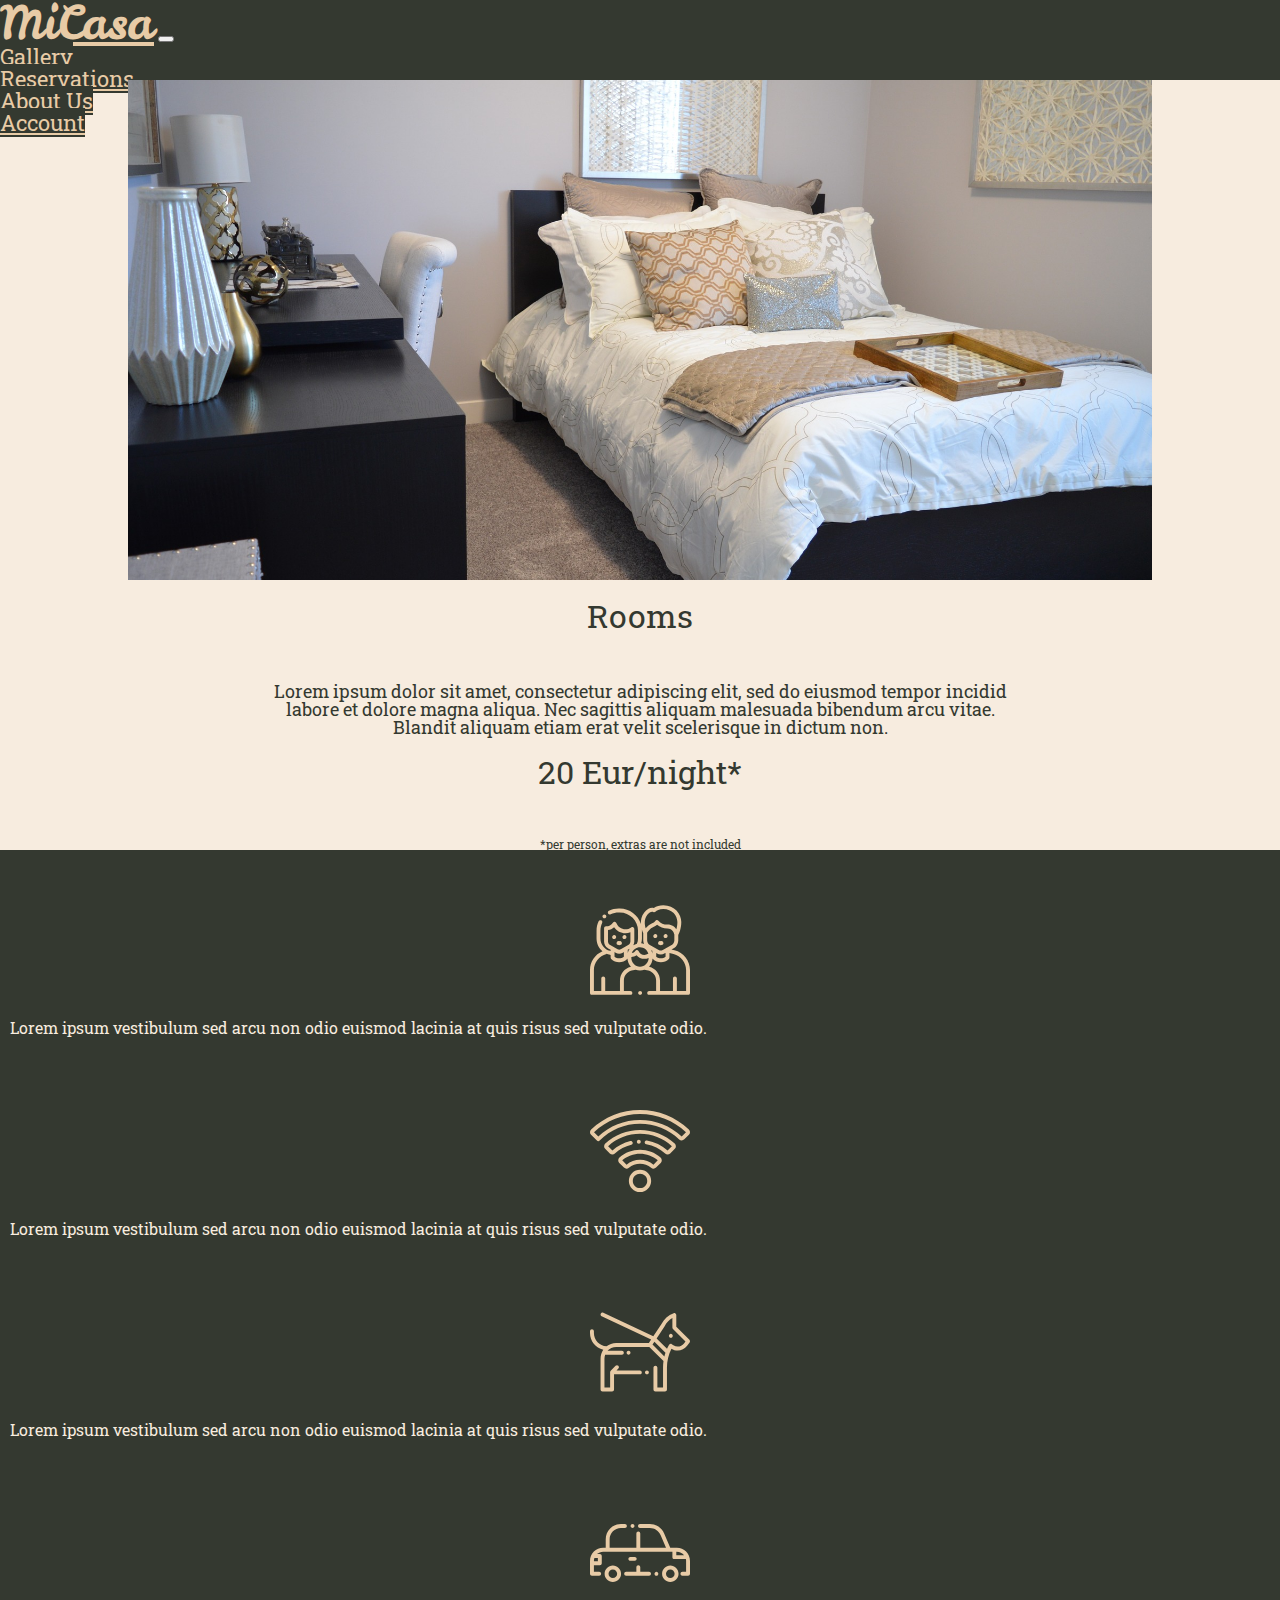
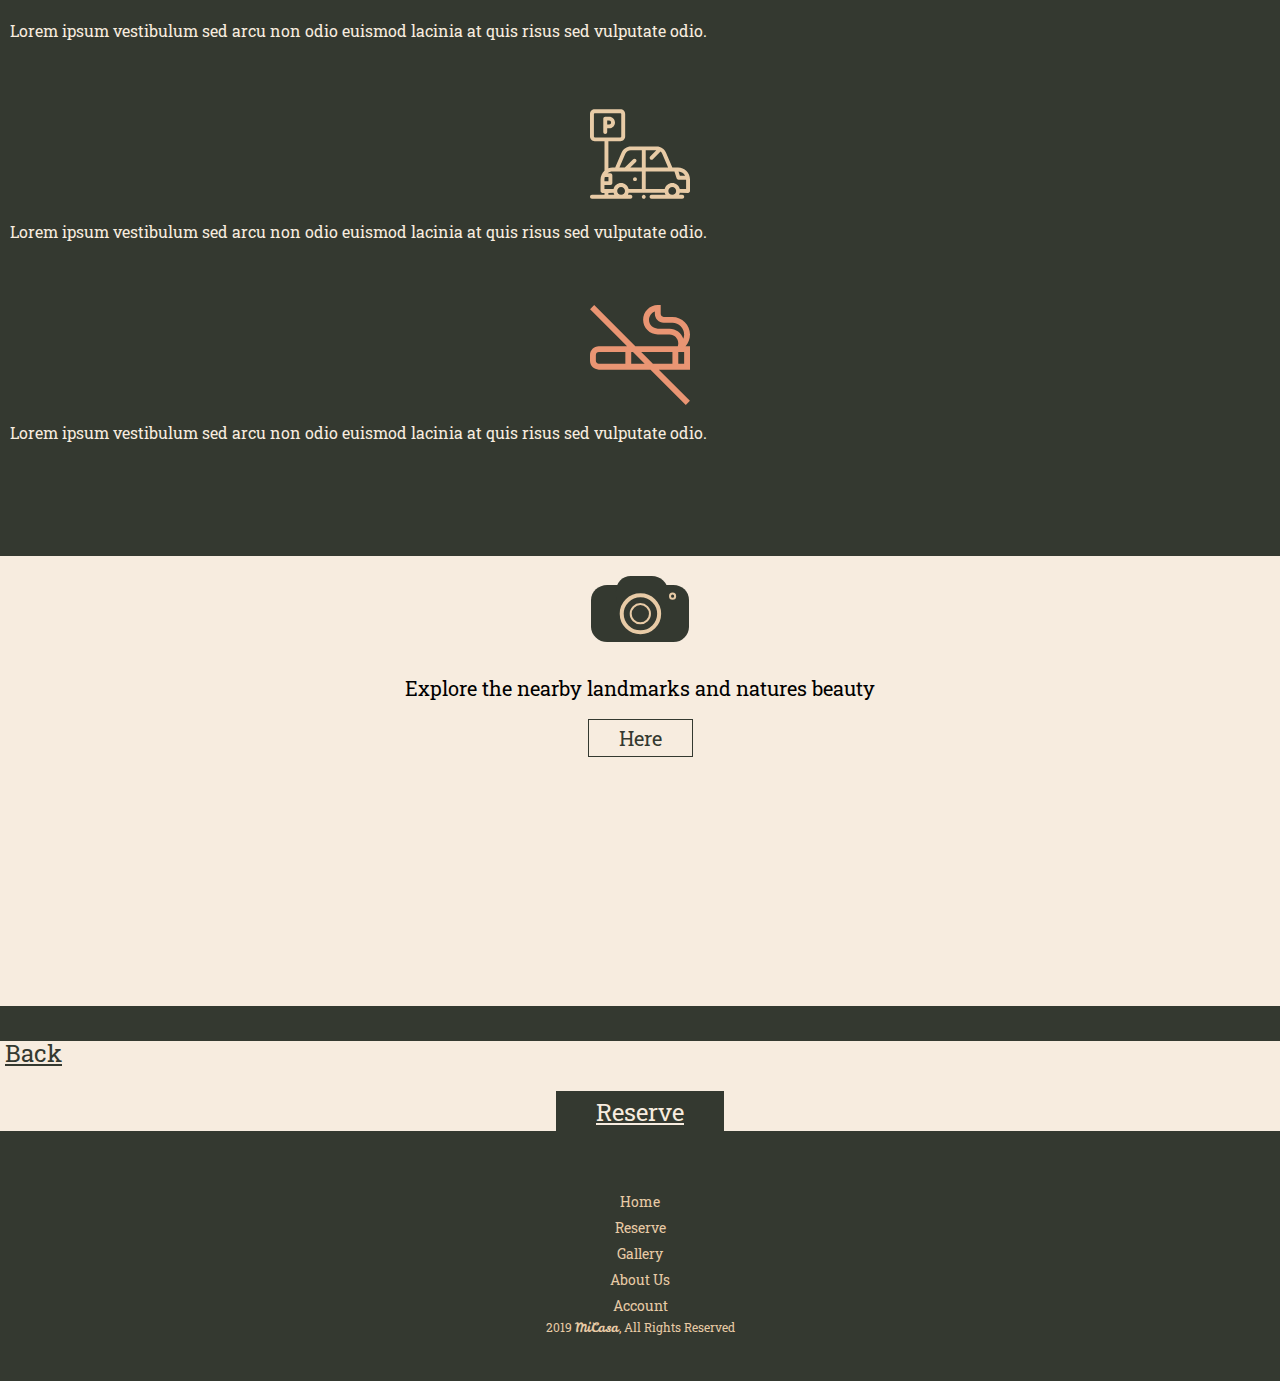
<file: rooms.html>
<!DOCTYPE html>
<html lang="en">
<head>
    <meta charset="UTF-8">
    <meta name="viewport" content="width=device-width, initial-scale=1, shrink-to-fit=no">
    <meta http-equiv="X-UA-Compatible" content="ie=edge">
    <meta name="description" content="MiCasa is a magical place in Latvia, where you can spend your perfect holidays.">
	<meta name="author" content="Lauma Karpinska">
    <title>MiCasa</title>
    <link rel="apple-touch-icon" sizes="57x57" href="img/favicon/">
    <link rel="apple-touch-icon" sizes="60x60" href="img/favicon//apple-icon-60x60.png">
    <link rel="apple-touch-icon" sizes="72x72" href="imgfavicon//apple-icon-72x72.png">
    <link rel="apple-touch-icon" sizes="76x76" href="img/favicon//apple-icon-76x76.png">
    <link rel="apple-touch-icon" sizes="114x114" href="img/favicon//apple-icon-114x114.png">
    <link rel="apple-touch-icon" sizes="120x120" href="img/favicon//apple-icon-120x120.png">
    <link rel="apple-touch-icon" sizes="144x144" href="img/favicon//apple-icon-144x144.png">
    <link rel="apple-touch-icon" sizes="152x152" href="img/favicon//apple-icon-152x152.png">
    <link rel="apple-touch-icon" sizes="180x180" href="img/favicon//apple-icon-180x180.png">
    <link rel="icon" type="image/png" sizes="192x192"  href="img/favicon//android-icon-192x192.png">
    <link rel="icon" type="image/png" sizes="32x32" href="img/favicon//favicon-32x32.png">
    <link rel="icon" type="image/png" sizes="96x96" href="img/favicon//favicon-96x96.png">
    <link rel="icon" type="image/png" sizes="16x16" href="img/favicon//favicon-16x16.png">
    <link rel="manifest" href="/manifest.json">
    <meta name="msapplication-TileColor" content="#ffffff">
    <meta name="msapplication-TileImage" content="/ms-icon-144x144.png">
    <meta name="theme-color" content="#ffffff">
        
    <link rel="stylesheet" href="https://stackpath.bootstrapcdn.com/bootstrap/4.1.3/css/bootstrap.min.css" integrity="sha384-MCw98/SFnGE8fJT3GXwEOngsV7Zt27NXFoaoApmYm81iuXoPkFOJwJ8ERdknLPMO" crossorigin="anonymous">
    <link href="https://fonts.googleapis.com/css?family=Roboto+Slab" rel="stylesheet">
    <link href="https://fonts.googleapis.com/css?family=Leckerli+One" rel="stylesheet">
    <link rel="stylesheet" href="https://use.fontawesome.com/releases/v5.5.0/css/all.css" integrity="sha384-B4dIYHKNBt8Bc12p+WXckhzcICo0wtJAoU8YZTY5qE0Id1GSseTk6S+L3BlXeVIU" crossorigin="anonymous">
    <link rel="stylesheet" href="css/style.css">

</head>
<body>
    <!-- HEADER -->
    <div class="header">
        <div class="container">
            <div class="row">
                <div class="col-12 hnav justify-content-center">
                    <nav class="navbar navbar-expand-md d-lg-none">
                        <a class="navbar-brand micasa" href="index.html">MiCasa</a>
                        <button class="navbar-toggler" type="button" data-toggle="collapse" data-target="#navbarSupportedContent" aria-controls="navbarSupportedContent" aria-expanded="false" aria-label="Toggle navigation">
                            <span class="burgerino"><i class="fas fa-bars"></i></span>
                        </button>
                        <div class="collapse navbar-collapse " id="navbarSupportedContent">
                            <ul class="navbar-nav mr-auto">
                                <li class="nav-item">
                                    <a class="nav-link abur" href="gallery.html">Gallery</a>
                                </li>
                                <li class="nav-item">
                                    <a class="nav-link abur" href="reservations.html">Reservations</a>
                                </li>
                                <li class="nav-item">
                                    <a class="nav-link abur" href="about.html">About Us</a>
                                </li>
                                <li class="nav-item ">
                                    <a class="nav-link abur" href="logreg.html">Account</a>
                                </li>    
                            </ul>      
                        </div>
                    </nav>
                    <nav class="normal d-none d-lg-block">
                        <ul>
                            <li>
                                <a href="gallery.html">Gallery</a>
                            </li>
                            <li>
                                <a href="reservations.html">Reserve</a>
                            </li>
                            <li>
                                <a class="micasa" href="index.html">MiCasa</a>
                            </li>
                            <li>
                                <a href="about.html">About Us</a>
                            </li>
                            <li>
                                <a href="logreg.html">Account</a>
                            </li>
                        </ul>
                    </nav>
                </div>
            </div>
        </div>
    </div> 
    <!-- MAIN -->
    <div class="mainline1 lighter">
        <div class="container">
            <div class="row prev">
                <div class="gallery">
                    <div class="photos">
                        <div class="block block5 active"></div>
                        <div class="block block6 "></div>
                        <div class="block block7 "></div>
                        <div class="block block8 "></div>
                    </div>
                    <div class="buttons">
                        <a href="#" id="prev"><i class="fas fa-chevron-left"></i></a>
                        <a href="#" id="next"><i class="fas fa-chevron-right"></i></a>
                    </div>     
                </div>
            </div>
            <div class="row text">
                <div class="col ">
                    <h2>Rooms</h2>
                    <div class="des">
                        <p>Lorem ipsum dolor sit amet, consectetur adipiscing elit, sed do eiusmod tempor incidid
                            labore et dolore magna aliqua. Nec sagittis aliquam malesuada bibendum arcu vitae. 
                            Blandit aliquam etiam erat velit scelerisque in dictum non.</p>
                    </div>
                    <h2>20 Eur/night*</h2>
                    <div class="starred">
                        <p>*per person, extras are not included</p>
                    </div>
                </div>
            </div>
        </div>
    </div>
    <!-- FIRST LINE OF RULES -->
    <div class="mainline2 darker">
            <div class="container">
                <div class="row spacer">
                    <div class="col-12"></div>
                </div>
                <div class="row">
                    <div class="col-md-4 col-sm-4 sq">
                        <div class="imgplace center"><img src="img/rules/family.svg" alt=""></div>
                        <p>Lorem ipsum vestibulum sed arcu 
                                    non odio euismod lacinia at 
                                    quis risus sed vulputate odio.</p>        
                    </div>
                    <div class="col-md-4 col-sm-4 sq">
                        <div class="imgplace"><img src="img/rules/wifi.svg" alt=""></div>
                        <p>Lorem ipsum vestibulum sed arcu 
                                    non odio euismod lacinia at 
                                    quis risus sed vulputate odio.</p>
                    </div>
                    <div class=" col-md-4 col-sm-4 sq">
                        <div class="imgplace"><img src="img/rules/pet.svg" alt=""></div>
                        <p>Lorem ipsum vestibulum sed arcu 
                                    non odio euismod lacinia at 
                                    quis risus sed vulputate odio.</p>    
                    </div>
                </div>
            </div>
        </div>
        <!-- SECOND LINE OF RULES -->
        <div class="mainline2 darker ">
                <div class="container ">
                    <div class="row">
                        <div class="col-md-4 col-sm-4 sq">
                            <div class="imgplace"><img src="img/rules/car.svg" alt=""></div>
                            <p>Lorem ipsum vestibulum sed arcu 
                                        non odio euismod lacinia at 
                                        quis risus sed vulputate odio.</p>        
                        </div>
                        <div class="col-md-4 col-sm-4 sq">
                            <div class="imgplace"><img src="img/rules/parking.svg" alt=""></div>
                            <p>Lorem ipsum vestibulum sed arcu 
                                        non odio euismod lacinia at 
                                        quis risus sed vulputate odio.</p>
                        </div>
                        <div class=" col-md-4 col-sm-4 sq">
                            <div class="imgplace">  <img src="img/rules/smoking.svg" alt=""></div>
                            <p>Lorem ipsum vestibulum sed arcu 
                                        non odio euismod lacinia at 
                                        quis risus sed vulputate odio.</p>    
                        </div>
                    </div>
                </div>
            </div>
            <!-- LANDMARK LINE -->
            <div class="ghouse lighter">
                    <div class="container lighter">
                        <div class="row">
                            <div class="col hoverme"> 
                                <div class="imgplace">
                                    <svg version="1.1" id="Layer_1" xmlns="http://www.w3.org/2000/svg" xmlns:xlink="http://www.w3.org/1999/xlink" x="0px" y="0px"
                                             width="100px" height="100px" viewBox="0 0 100 100" enable-background="new 0 0 100 100" xml:space="preserve">
                                        <path class="filler" fill="#343930" d="M99,70.644C99,79.124,92.093,86,83.499,86H17.146C8.553,86,1,79.124,1,70.644V44.03
                                            C1,35.549,8.553,29,17.146,29h66.353C92.093,29,99,35.549,99,44.03V70.644z"/>
                                        <path class="filler" fill="#343930" d="M78,40.523C78,49.004,70.432,56,61.838,56H40.777C32.183,56,26,49.004,26,40.523v-5.237
                                            C26,26.805,32.183,20,40.777,20h21.061C70.432,20,78,26.805,78,35.286V40.523z"/>
                                        <ellipse class="circolor" fill="#343930" stroke="#E8CBA6" stroke-width="4" stroke-miterlimit="10" cx="50.43" cy="57.779" rx="18.724" ry="18.479"/>
                                        <ellipse class="filler" fill="#343930" stroke="#E8CBA6" stroke-width="2" stroke-miterlimit="10" cx="82.593" cy="40.146" rx="2.57" ry="2.537"/>
                                        <ellipse class="circolor" fill="#343930" stroke="#E8CBA6" stroke-width="2" stroke-miterlimit="10" cx="50.332" cy="57.686" rx="9.645" ry="9.572"/>
                                    </svg>
                                </div>               
                                <h3 class="marweather">Explore the nearby landmarks and natures beauty</h3>
                                <div class="button">
                                    <a class="mixed" href="landmarks.html">Here</a>
                                </div>                
                            </div>
                        </div>
                    </div>
                </div>
        <!-- RESERVATION BUTTON  -->
        <div class="mainline3 lighter">
            <div class="container">
                <div class="row">
                    <div class="col-6 col-sm-4 back">
                        <a href="reservations.html"><i class="fas fa-chevron-left"></i> Back</a>
                    </div>
                    <div class="col-6 col-sm-4 res">
                        <div class="button"><a class="darkera" href="resdetails.html">Reserve</a></div>
                    </div>
                </div>
            </div>
        </div>   


    <!-- FOOTER -->

    <div class="footer">
        <div class="container">
            <div class="row fupper justify-content-between">
                <div class="col-6 col-md-3 col-xl-4 ficons">
                    <nav>
                        <ul>
                            <li><a href="https://www.facebook.com/PewDiePie/" target="_blank"><i class="fab fa-facebook"></i></a></li>
                            <li><a href="https://www.skype.com" target="_blank"><i class="fab fa-skype"></i></a></li>
                            <li><a href="https://twitter.com/pewdiepie" target="_blank"><i class="fab fa-twitter"></i></a></li>                            
                            <li><a href="https://www.instagram.com/pewdiepie/" target="_blank"><i class="fab fa-instagram"></i></a></li>
                        </ul>
                    </nav>
                </div>
                <div class="col-6 col-sm-3 col-xl-2 fnav">
                    <nav>
                        <ul>
                            <li><a href="index.html">Home</a></li>
                            <li><a href="reservations.html">Reserve</a></li>
                            <li><a href="gallery.html">Gallery</a></li>
                            <li><a href="about.html">About Us</a></li>
                            <li><a href="logreg.html">Account</a></li>
                        </ul>
                    </nav>                    
                </div>
            </div>
            <div class="row flower">
                <div class="col copyright">
                    <p>2019 <span>MiCasa</span>, All Rights Reserved</p>
                </div>
            </div>
        </div>
    </div>
    
    <script src="https://code.jquery.com/jquery-3.3.1.slim.min.js" integrity="sha384-q8i/X+965DzO0rT7abK41JStQIAqVgRVzpbzo5smXKp4YfRvH+8abtTE1Pi6jizo" crossorigin="anonymous"></script>
    <script src="https://cdnjs.cloudflare.com/ajax/libs/popper.js/1.14.7/umd/popper.min.js" integrity="sha384-UO2eT0CpHqdSJQ6hJty5KVphtPhzWj9WO1clHTMGa3JDZwrnQq4sF86dIHNDz0W1" crossorigin="anonymous"></script>
    <script src="https://stackpath.bootstrapcdn.com/bootstrap/4.3.1/js/bootstrap.min.js" integrity="sha384-JjSmVgyd0p3pXB1rRibZUAYoIIy6OrQ6VrjIEaFf/nJGzIxFDsf4x0xIM+B07jRM" crossorigin="anonymous"></script>
    
    <script src="js/main.js"></script>
    <script src="js/slider.js"></script>

</body>
</html>
</file>
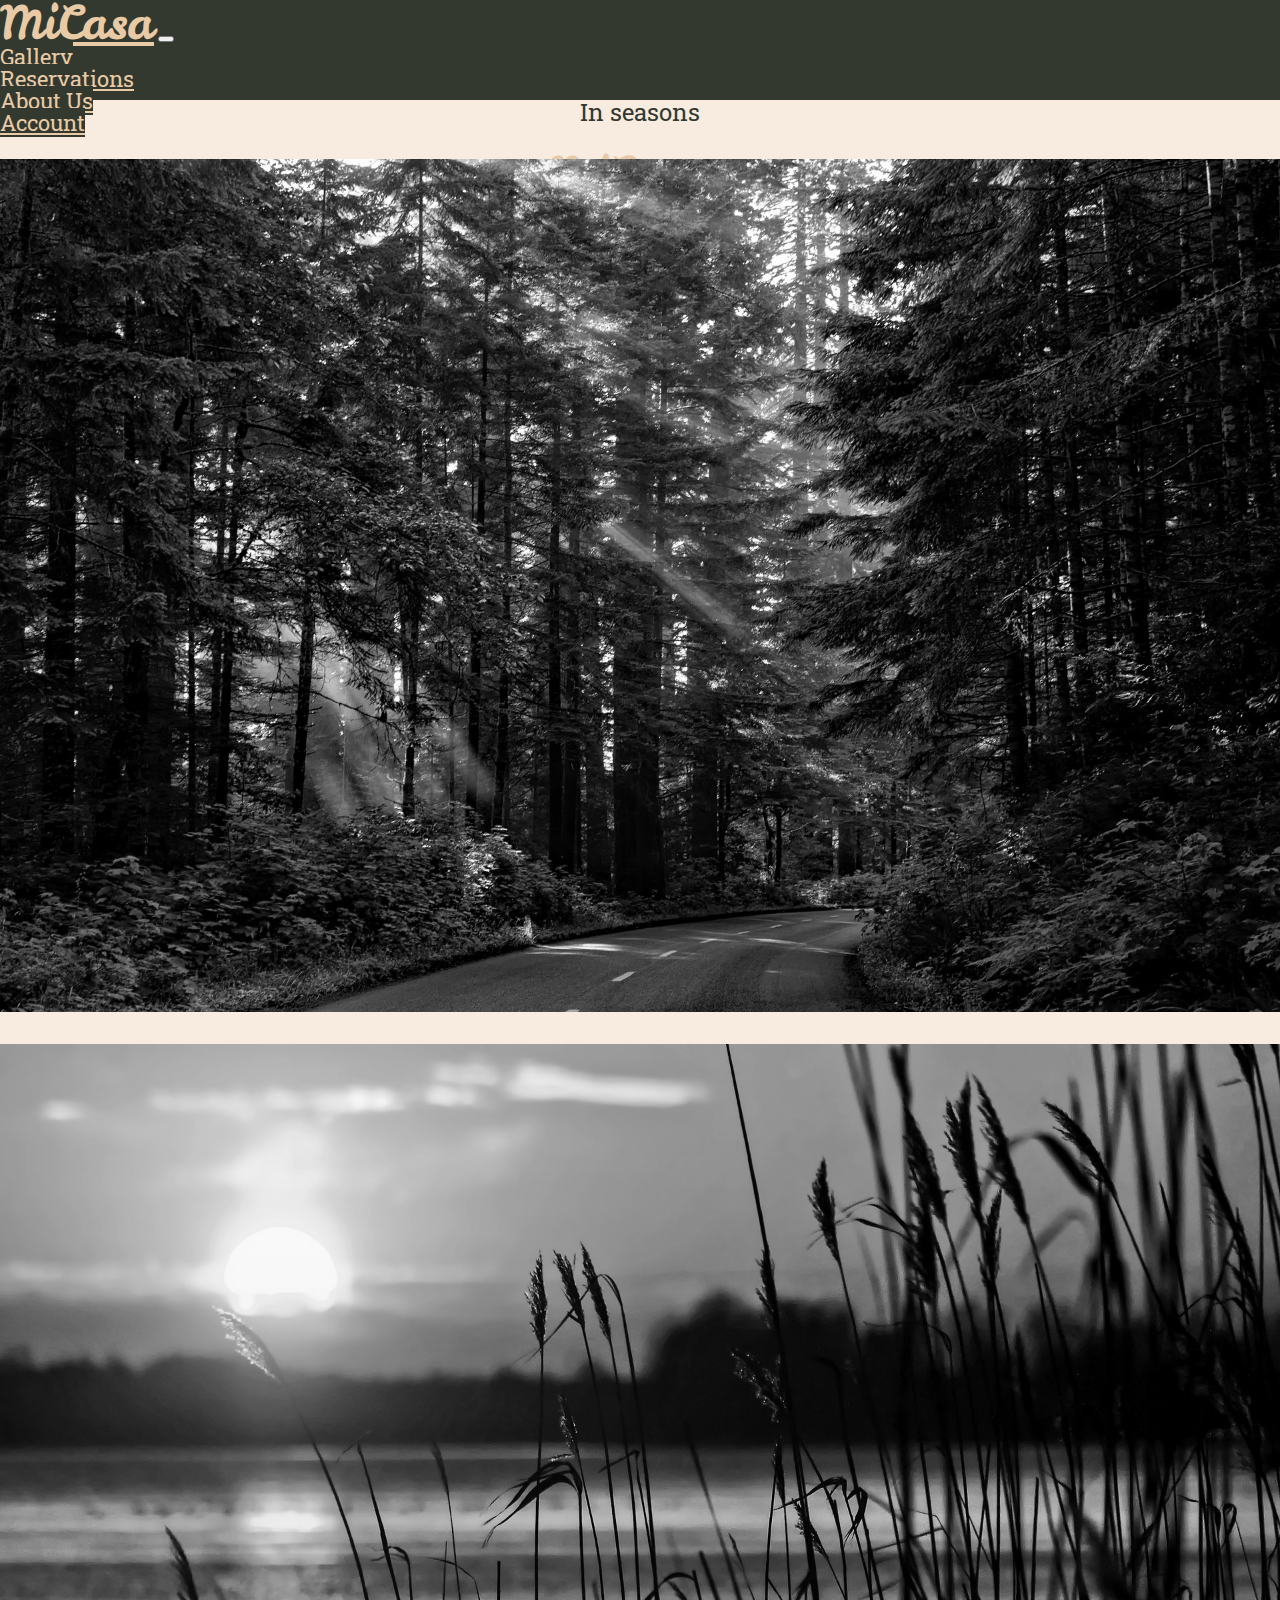
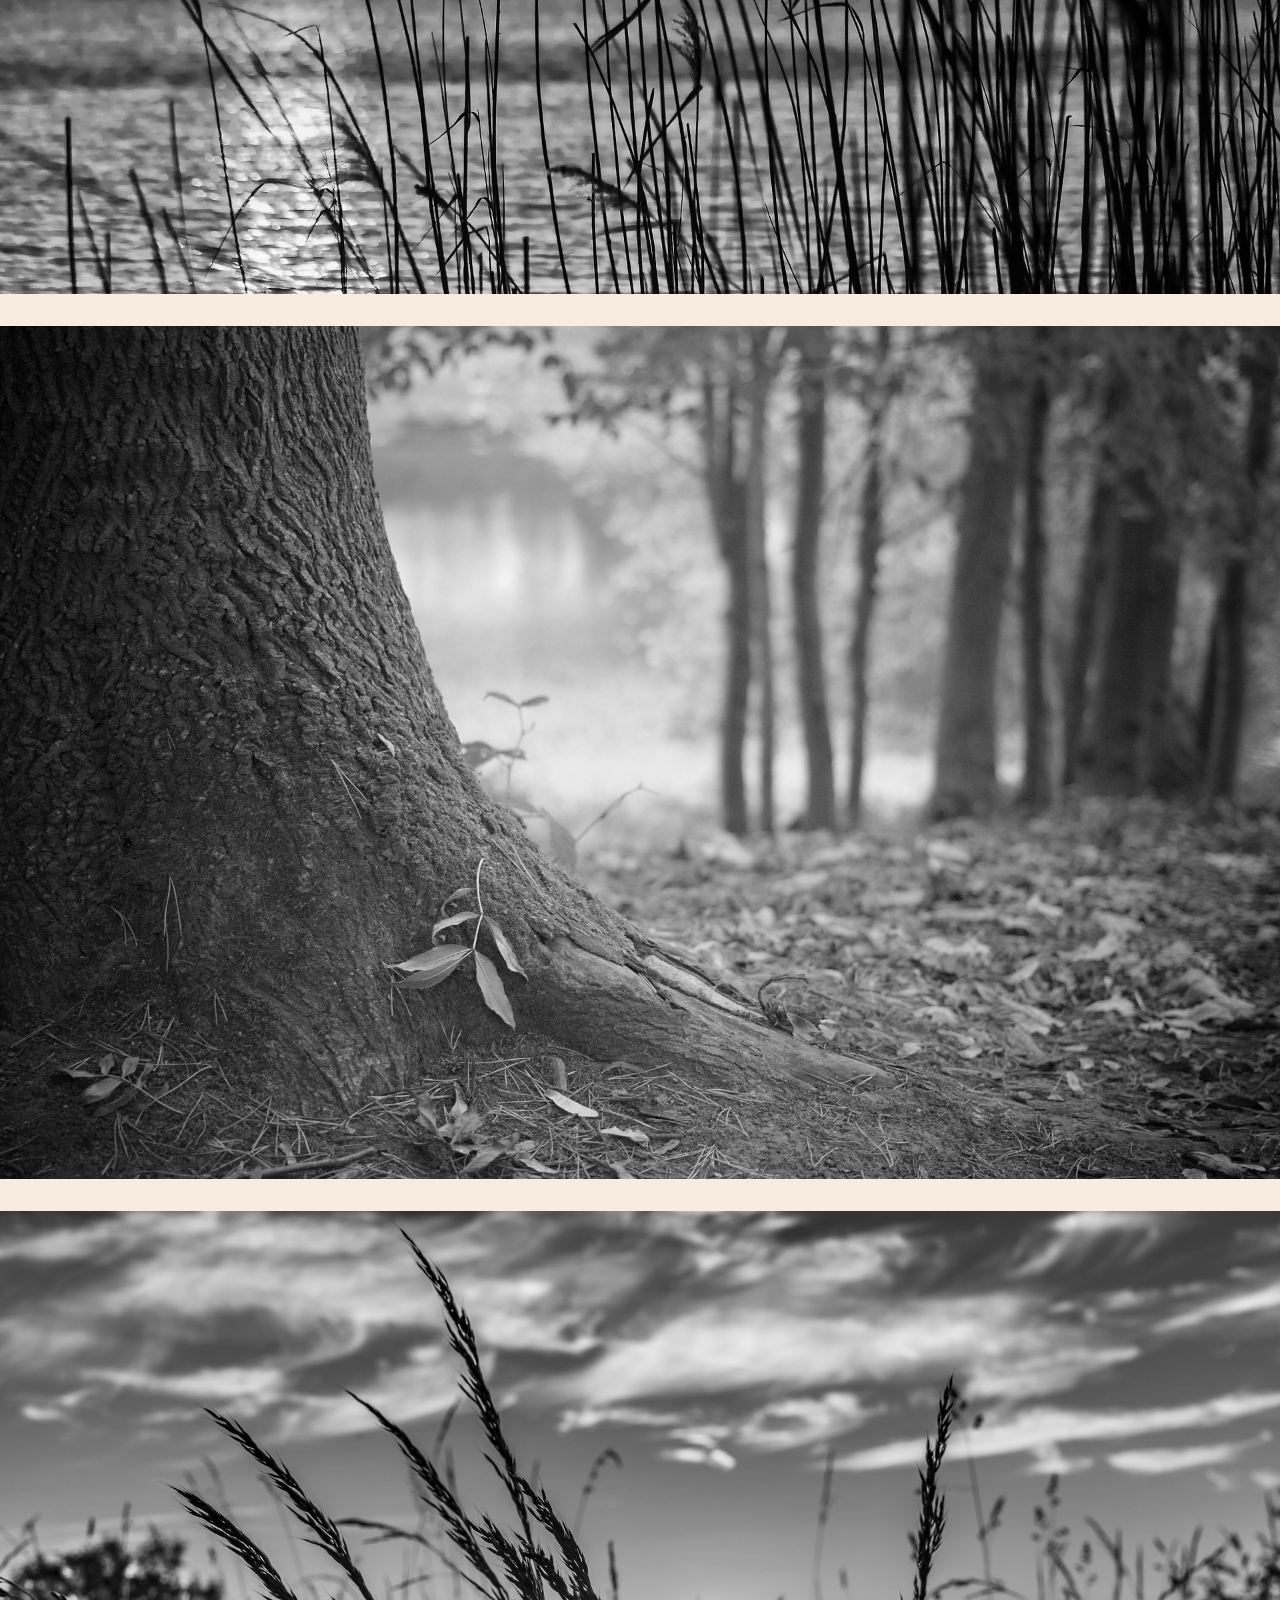
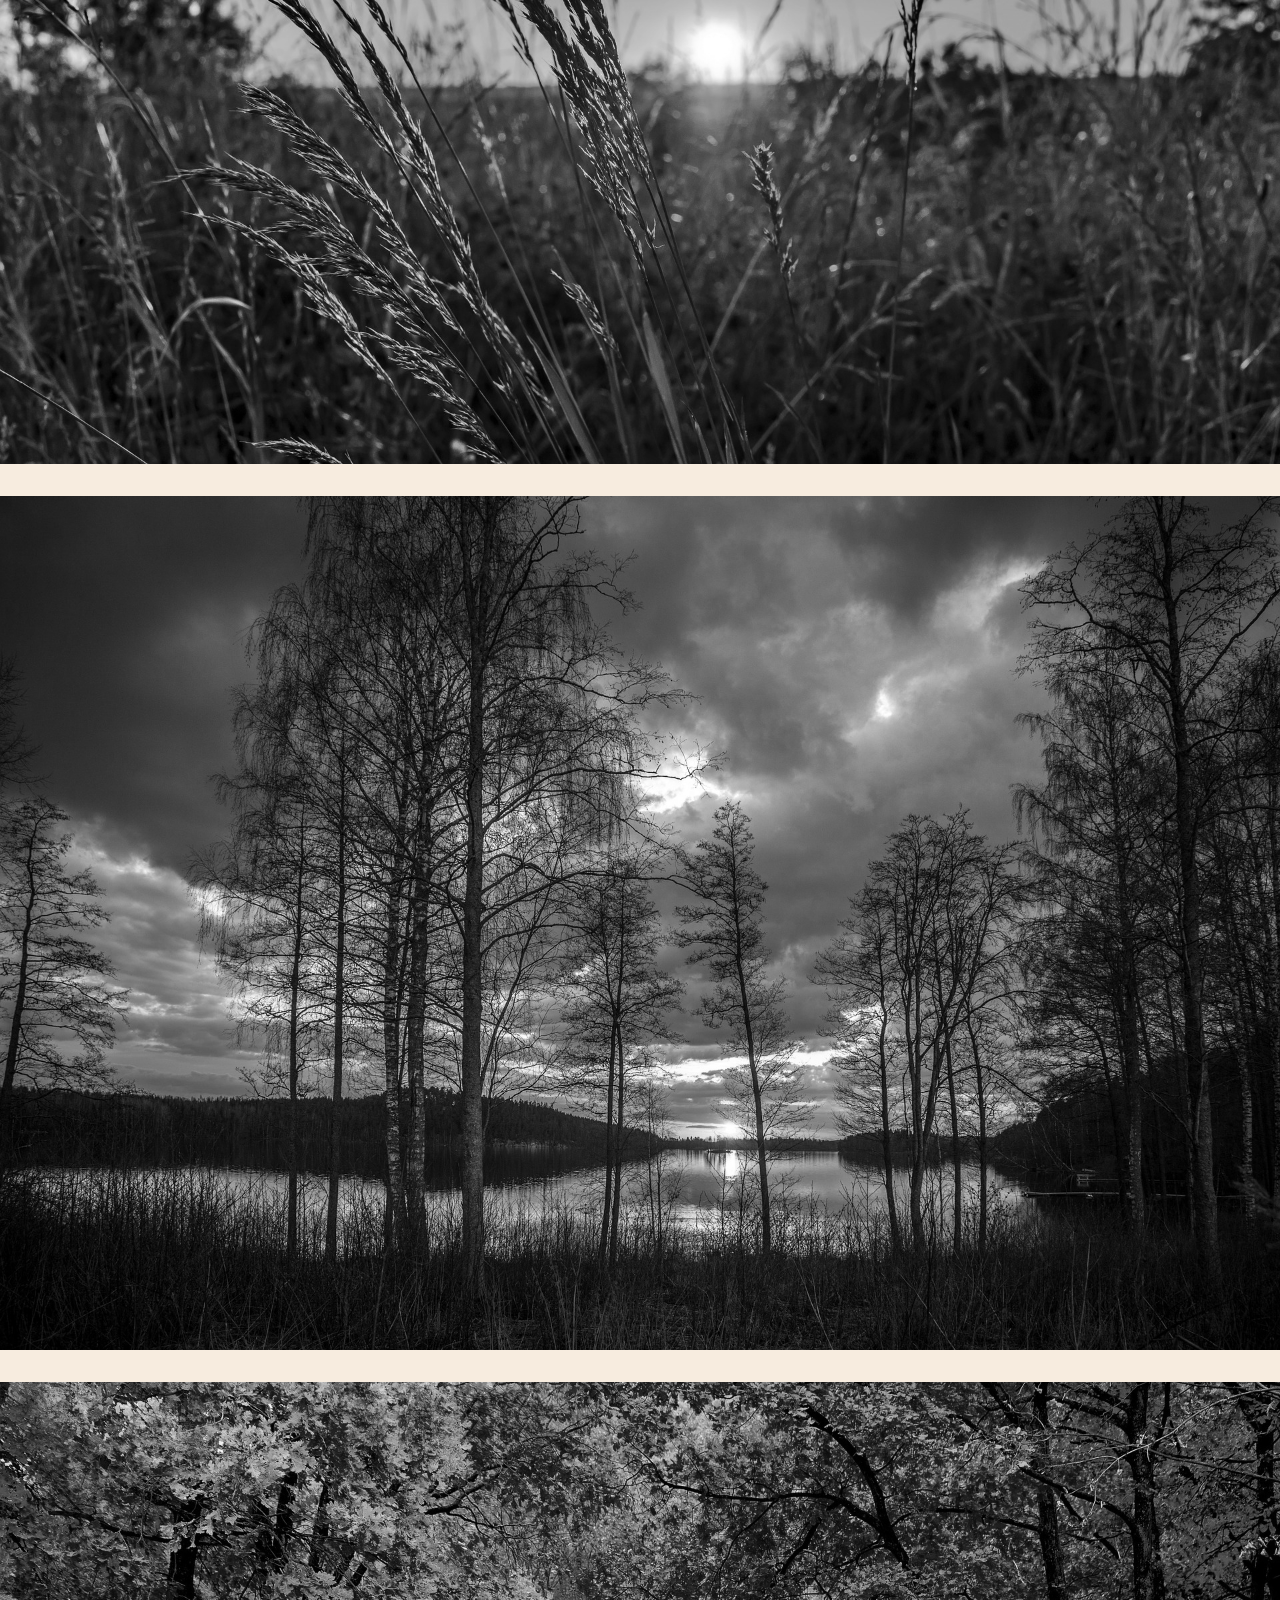
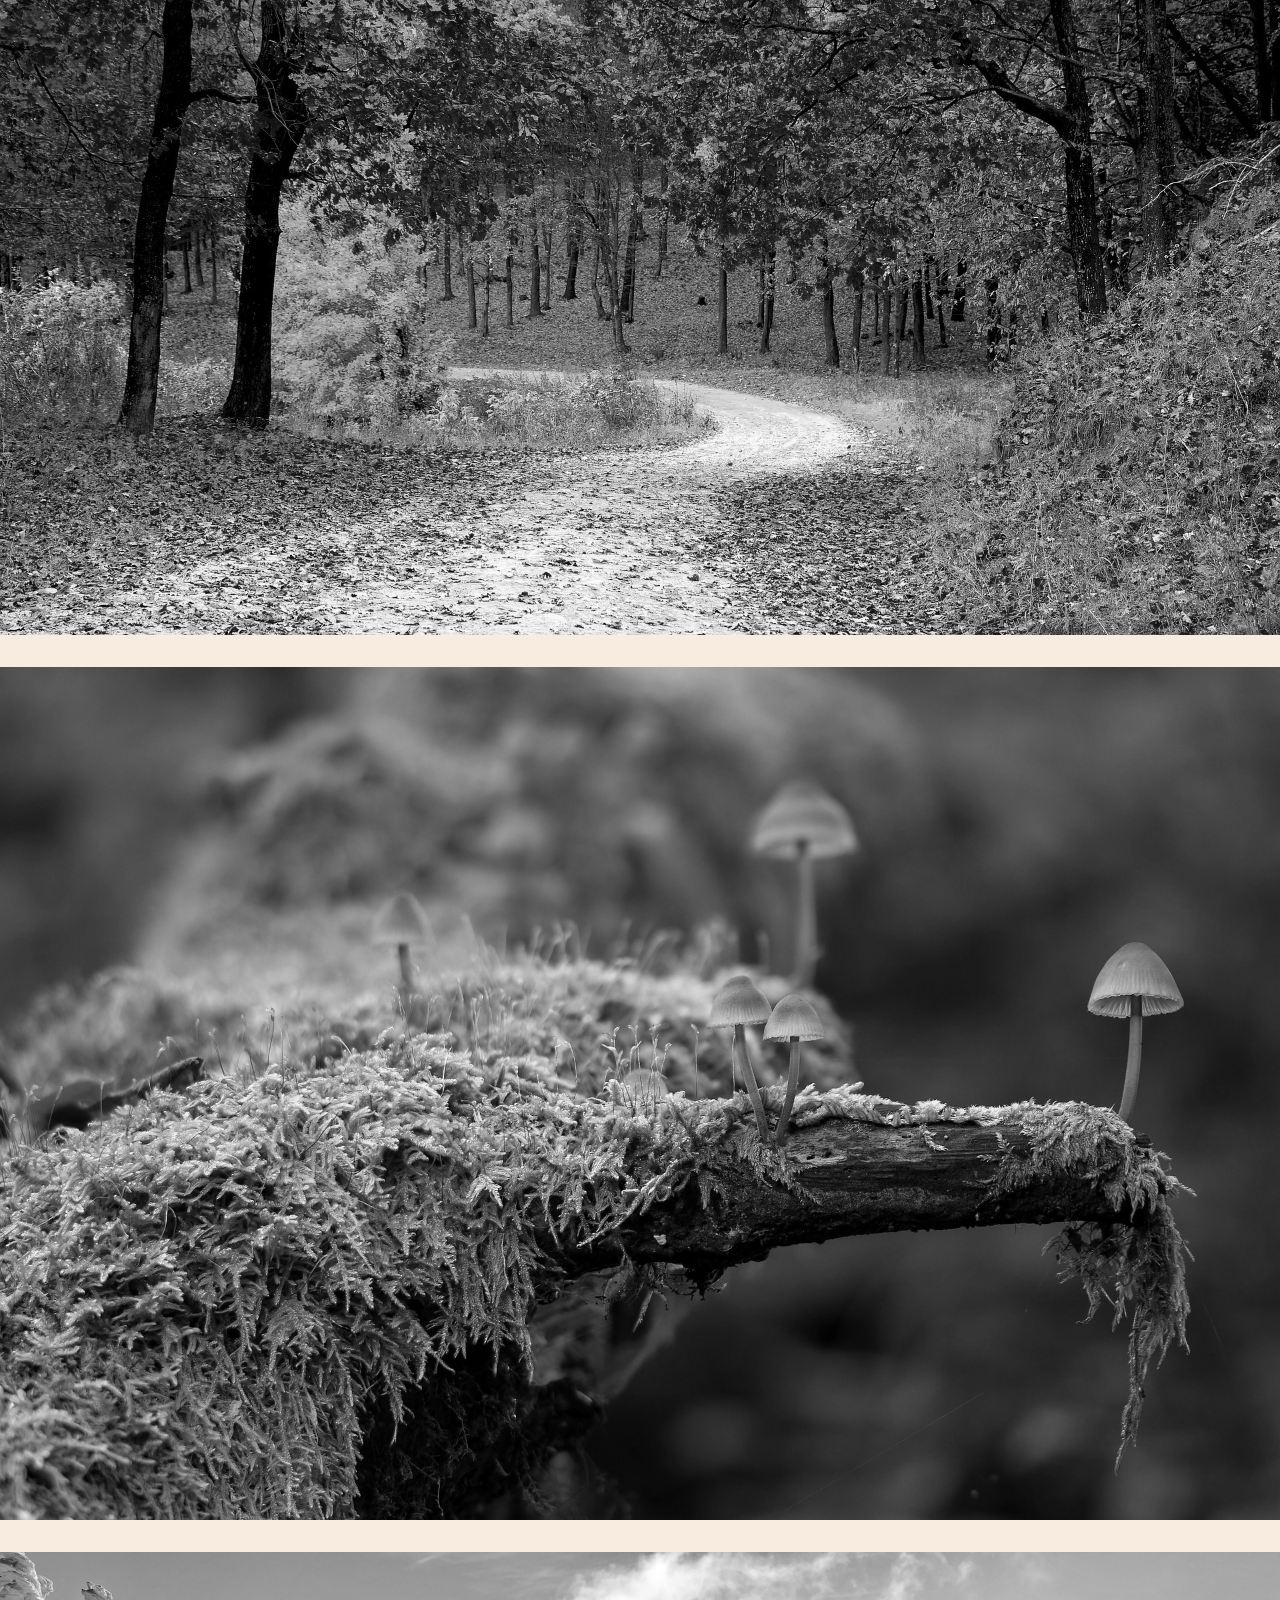
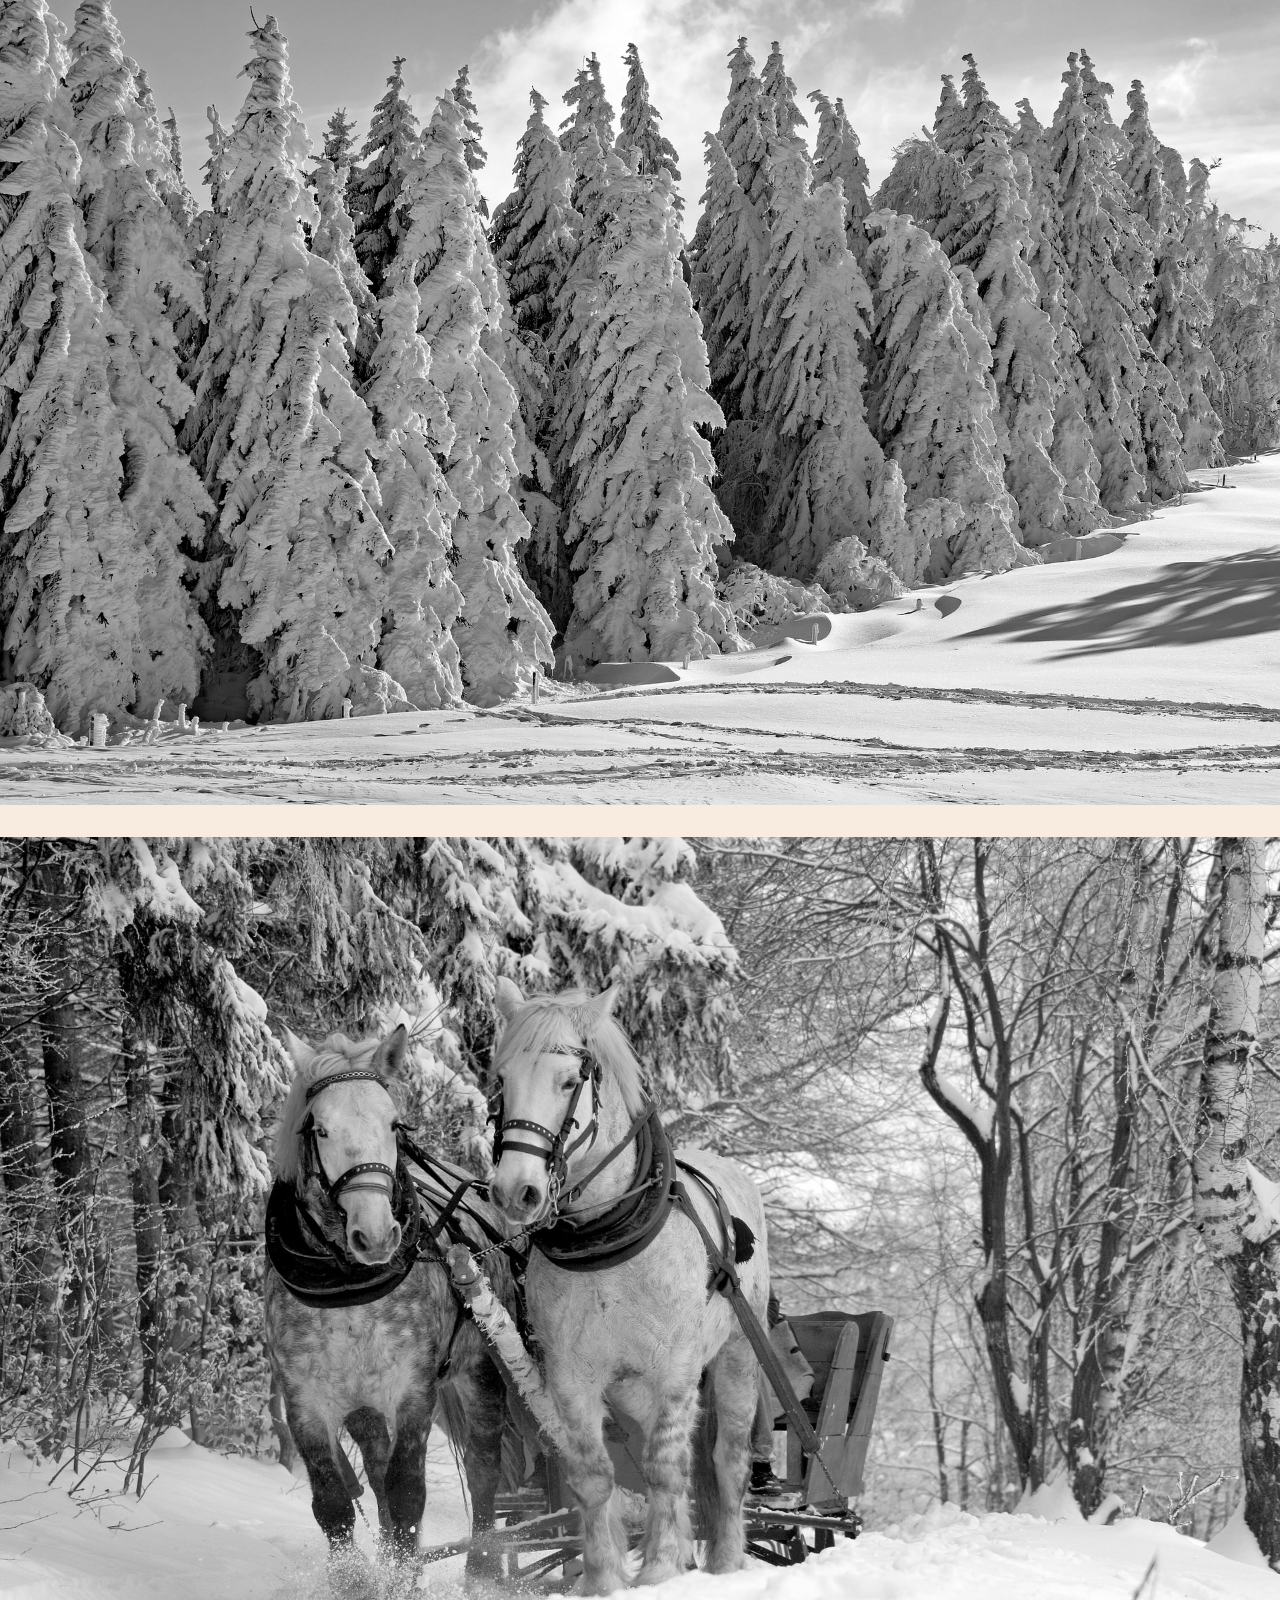
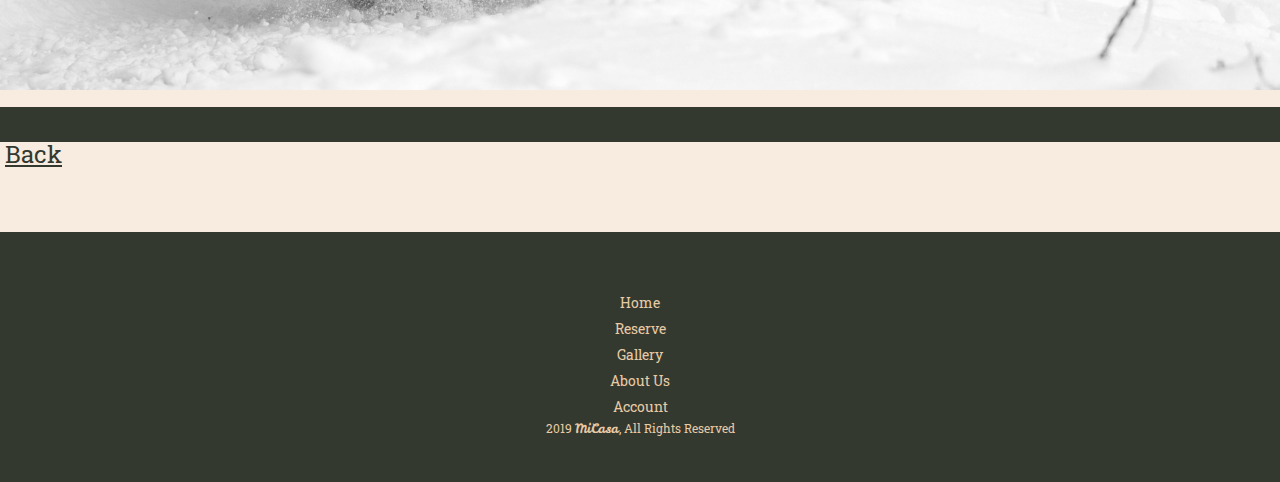
<file: seasons.html>
<!DOCTYPE html>
<html lang="en">
<head>
    <meta charset="UTF-8">
    <meta name="viewport" content="width=device-width, initial-scale=1, shrink-to-fit=no">
    <meta http-equiv="X-UA-Compatible" content="ie=edge">
    <meta name="description" content="MiCasa is a magical place in Latvia, where you can spend your perfect holidays.">
	<meta name="author" content="Lauma Karpinska">
    <title>MiCasa</title>
    <link rel="apple-touch-icon" sizes="57x57" href="img/favicon/">
    <link rel="apple-touch-icon" sizes="60x60" href="img/favicon//apple-icon-60x60.png">
    <link rel="apple-touch-icon" sizes="72x72" href="imgfavicon//apple-icon-72x72.png">
    <link rel="apple-touch-icon" sizes="76x76" href="img/favicon//apple-icon-76x76.png">
    <link rel="apple-touch-icon" sizes="114x114" href="img/favicon//apple-icon-114x114.png">
    <link rel="apple-touch-icon" sizes="120x120" href="img/favicon//apple-icon-120x120.png">
    <link rel="apple-touch-icon" sizes="144x144" href="img/favicon//apple-icon-144x144.png">
    <link rel="apple-touch-icon" sizes="152x152" href="img/favicon//apple-icon-152x152.png">
    <link rel="apple-touch-icon" sizes="180x180" href="img/favicon//apple-icon-180x180.png">
    <link rel="icon" type="image/png" sizes="192x192"  href="img/favicon//android-icon-192x192.png">
    <link rel="icon" type="image/png" sizes="32x32" href="img/favicon//favicon-32x32.png">
    <link rel="icon" type="image/png" sizes="96x96" href="img/favicon//favicon-96x96.png">
    <link rel="icon" type="image/png" sizes="16x16" href="img/favicon//favicon-16x16.png">
    <link rel="manifest" href="/manifest.json">
    <meta name="msapplication-TileColor" content="#ffffff">
    <meta name="msapplication-TileImage" content="/ms-icon-144x144.png">
    <meta name="theme-color" content="#ffffff">
        
    <link rel="stylesheet" href="https://stackpath.bootstrapcdn.com/bootstrap/4.1.3/css/bootstrap.min.css" integrity="sha384-MCw98/SFnGE8fJT3GXwEOngsV7Zt27NXFoaoApmYm81iuXoPkFOJwJ8ERdknLPMO" crossorigin="anonymous">
    <link href="https://fonts.googleapis.com/css?family=Roboto+Slab" rel="stylesheet">
    <link href="https://fonts.googleapis.com/css?family=Leckerli+One" rel="stylesheet">
    <link rel="stylesheet" href="https://use.fontawesome.com/releases/v5.5.0/css/all.css" integrity="sha384-B4dIYHKNBt8Bc12p+WXckhzcICo0wtJAoU8YZTY5qE0Id1GSseTk6S+L3BlXeVIU" crossorigin="anonymous">
    <link rel="stylesheet" href="css/style.css">

</head>
<body>
    <!-- HEADER -->
        <!-- HEADER -->
    <div class="header">
        <div class="container">
            <div class="row">
                <div class="col-12 hnav justify-content-center">
                    <nav class="navbar navbar-expand-md d-lg-none">
                        <a class="navbar-brand micasa" href="index.html">MiCasa</a>
                        <button class="navbar-toggler" type="button" data-toggle="collapse" data-target="#navbarSupportedContent" aria-controls="navbarSupportedContent" aria-expanded="false" aria-label="Toggle navigation">
                            <span class="burgerino"><i class="fas fa-bars"></i></span>
                        </button>
                        <div class="collapse navbar-collapse " id="navbarSupportedContent">
                            <ul class="navbar-nav mr-auto">
                                <li class="nav-item">
                                    <a class="nav-link abur" href="gallery.html">Gallery</a>
                                </li>
                                <li class="nav-item">
                                    <a class="nav-link abur" href="reservations.html">Reservations</a>
                                </li>
                                <li class="nav-item">
                                    <a class="nav-link abur" href="about.html">About Us</a>
                                </li>
                                <li class="nav-item ">
                                    <a class="nav-link abur" href="logreg.html">Account</a>
                                </li>    
                            </ul>      
                        </div>
                    </nav>
                    <nav class="normal d-none d-lg-block">
                        <ul>
                            <li>
                                <a href="gallery.html">Gallery</a>
                            </li>
                            <li>
                                <a href="reservations.html">Reserve</a>
                            </li>
                            <li>
                                <a class="micasa" href="index.html">MiCasa</a>
                            </li>
                            <li>
                                <a href="about.html">About Us</a>
                            </li>
                            <li>
                                <a href="logreg.html">Account</a>
                            </li>
                        </ul>
                    </nav>
                </div>
            </div>
        </div>
    </div>  
    
    <!-- MAIN -->

    <div class="specgal">
        <div class="overlay">
            <div class="slideshow col12">
                <div class="closeslide"><a href="#" id="close"><i class="far fa-window-close"></i></a></div>
                <div class="specphotos">
                    <div class="blocka active"><img class="specslide" src="img/gallery/seasons/summer1.jpg" alt="Living room"></div>
                    <div class="blocka "><img class="specslide" src="img/gallery/seasons/summer2.jpg" alt="Kitchen"></div>
                    <div class="blocka "><img class="specslide" src="img/gallery/seasons/summer3.jpg" alt="Living room"></div>
                    <div class="blocka "><img class="specslide" src="img/gallery/seasons/summer4.jpg" alt="Bathroom"></div>
                    <div class="blocka "><img class="specslide" src="img/gallery/seasons/spring1.jpg" alt="Bedroom"></div>
                    <div class="blocka "><img class="specslide" src="img/gallery/seasons/autumn1.jpg" alt="Bedroom"></div>
                    <div class="blocka "><img class="specslide" src="img/gallery/seasons/autumn2.jpg" alt="Bedroom"></div>
                    <div class="blocka "><img class="specslide" src="img/gallery/seasons/winter1.jpg" alt="Bedroom"></div>
                    <div class="blocka "><img class="specslide" src="img/gallery/seasons/winter2.jpg" alt="Bedroom"></div>
                </div>
                <div class="specbuttons">
                    <a href="#" id="prev"><i class="fas fa-chevron-left"></i></a>
                    <a href="#" id="play"><i class="fas fa-play"></i></a>
                    <a href="#" id="stop"><i class="fas fa-stop"></i></a>
                    <a href="#" id="next"><i class="fas fa-chevron-right"></i></a>
                </div>
            </div>
        </div>
        <div class="container">
            <div class="row">
               <h1 class="gtitle col-12">In seasons</h1>
            </div>
            <div class="row allGal">
                <div class="col-12 col-md-4 ">
                    <div class="ok"><img src="img/gallery/seasons/summer1.jpg" alt="Summer forest"></div>
                </div>
                <div class="col-12 col-md-4 ">
                    <div class="ok"><img src="img/gallery/seasons/summer2.jpg" alt="Summer lake"></div>
                </div>
                <div class="col-12 col-md-4 ">
                    <div class="ok"><img src="img/gallery/seasons/summer3.jpg" alt="Summer tree"></div>
                </div>
            </div>
            <div class="row allGal">
                <div class="col-12 col-md-4 ">
                    <div class="ok"><img src="img/gallery/seasons/summer4.jpg" alt="Summer meadow"></div>
                </div>
                <div class="col-12 col-md-4 ">
                    <div class="ok"><img src="img/gallery/seasons/spring1.jpg" alt="Spring sunset"></div>
                </div>
                <div class="col-12 col-md-4 ">
                    <div class="ok"><img src="img/gallery/seasons/autumn1.jpg" alt="Red leaf alley"></div>
                </div>
            </div>
            <div class="row allGal">
                <div class="col-12 col-md-4 ">
                    <div class="ok"><img src="img/gallery/seasons/autumn2.jpg" alt="Mushrooms"></div>
                </div>
                <div class="col-12 col-md-4 ">
                    <div class="ok"><img src="img/gallery/seasons/winter1.jpg" alt="Snowy trees"></div>
                </div>
                <div class="col-12 col-md-4 ">
                    <div class="ok"><img src="img/gallery/seasons/winter2.jpg" alt="Horses in snow"></div>
                </div>
            </div>
        </div>
    </div>
    <!-- BACK BUTTON -->
    <div class="mainline3 darkerc ">
            <div class="container lighter">
                <div class="row">
                    <div class="col-6 col-sm-4 back">
                    <a href="gallery.html"><i class="fas fa-chevron-left"></i> Back</a>
                </div>
            </div>
        </div>
    </div>
    <!-- FOOTER -->

    <div class="footer">
        <div class="container">
            <div class="row fupper justify-content-between">
                <div class="col-6 col-md-3 col-xl-4 ficons">
                    <nav>
                        <ul>
                            <li><a href="https://www.facebook.com/PewDiePie/" target="_blank"><i class="fab fa-facebook"></i></a></li>
                            <li><a href="https://www.skype.com" target="_blank"><i class="fab fa-skype"></i></a></li>
                            <li><a href="https://twitter.com/pewdiepie" target="_blank"><i class="fab fa-twitter"></i></a></li>                            
                            <li><a href="https://www.instagram.com/pewdiepie/" target="_blank"><i class="fab fa-instagram"></i></a></li>
                        </ul>
                    </nav>
                </div>
                <div class="col-6 col-sm-3 col-xl-2 fnav">
                    <nav>
                        <ul>
                            <li><a href="index.html">Home</a></li>
                            <li><a href="reservations.html">Reserve</a></li>
                            <li><a href="gallery.html">Gallery</a></li>
                            <li><a href="about.html">About Us</a></li>
                            <li><a href="logreg.html">Account</a></li>
                        </ul>
                    </nav>                    
                </div>
            </div>
            <div class="row flower">
                <div class="col copyright">
                    <p>2019 <span>MiCasa</span>, All Rights Reserved</p>
                </div>
            </div>
        </div>
    </div>

    <script src="https://code.jquery.com/jquery-3.3.1.slim.min.js" integrity="sha384-q8i/X+965DzO0rT7abK41JStQIAqVgRVzpbzo5smXKp4YfRvH+8abtTE1Pi6jizo" crossorigin="anonymous"></script>
    <script src="https://cdnjs.cloudflare.com/ajax/libs/popper.js/1.14.7/umd/popper.min.js" integrity="sha384-UO2eT0CpHqdSJQ6hJty5KVphtPhzWj9WO1clHTMGa3JDZwrnQq4sF86dIHNDz0W1" crossorigin="anonymous"></script>
    <script src="https://stackpath.bootstrapcdn.com/bootstrap/4.3.1/js/bootstrap.min.js" integrity="sha384-JjSmVgyd0p3pXB1rRibZUAYoIIy6OrQ6VrjIEaFf/nJGzIxFDsf4x0xIM+B07jRM" crossorigin="anonymous"></script>
    
    <script src="js/main.js"></script>
    <script src="js/slideshow.js"></script>
</body>
</html>
</file>
<file: css/style.css>
/* http://meyerweb.com/eric/tools/css/reset/ 
   v2.0 | 20110126
   License: none (public domain)
*/
html, body, div, span, applet, object, iframe, h1, h2, h3, h4, h5, h6, p, blockquote, pre, a, abbr, acronym, address, big, cite, code, del, dfn, em, img, ins, kbd, q, s, samp, small, strike, strong, sub, sup, tt, var, b, u, i, center, dl, dt, dd, ol, ul, li, fieldset, form, label, legend, table, caption, tbody, tfoot, thead, tr, th, td, article, aside, canvas, details, embed, figure, figcaption, footer, header, hgroup, menu, nav, output, ruby, section, summary, time, mark, audio, video {
  margin: 0;
  padding: 0;
  border: 0;
  font-size: 100%;
  font: inherit;
  vertical-align: baseline;
}

/* HTML5 display-role reset for older browsers */
article, aside, details, figcaption, figure, footer, header, hgroup, menu, nav, section {
  display: block;
}

body {
  line-height: 1;
}

ol, ul {
  list-style: none;
}

blockquote, q {
  quotes: none;
}

blockquote:before, blockquote:after {
  content: "";
  content: none;
}

q:before, q:after {
  content: "";
  content: none;
}

table {
  border-collapse: collapse;
  border-spacing: 0;
}

div.header {
  height: 80px;
  width: 100vw;
  background-color: #343930;
}
div.header div.container {
  height: 80px;
}
div.header div.container div.row {
  height: 100%;
}
div.header div.container div.row div.hnav nav.normal {
  text-align: center;
}
div.header div.container div.row div.hnav nav.normal ul {
  list-style-type: none;
  display: inline-block;
  margin: 0;
  font-size: 0;
}
div.header div.container div.row div.hnav nav.normal ul li {
  display: inline-block;
}
div.header div.container div.row div.hnav nav.normal ul li a {
  text-decoration: none;
  display: inline-block;
  color: #e8cba6;
  font-size: 22px;
  padding: 21px;
  padding-top: 37px;
  transition: 0.6s;
}
div.header div.container div.row div.hnav nav.normal ul li a.micasa {
  font-size: 46px;
  font-family: "Leckerli One", cursive;
  padding: 17px;
}
div.header div.container div.row div.hnav nav.normal ul li a.micasa:hover {
  background-color: #343930;
  color: #e8cba6;
}
div.header div.container div.row div.hnav nav.normal ul li a:hover {
  color: #343930;
  background-color: #e8cba6;
}

.micasa {
  font-size: 46px;
  font-family: "Leckerli One", cursive;
  color: #e8cba6;
}

.micasa:hover {
  color: #e8cba6;
}

.burgerino {
  color: #e8cba6;
  font-size: 30px;
}

.abur {
  background-color: #343930;
  color: #e8cba6;
  font-size: 22px;
  transition: 0.6s;
}

.abur:hover {
  background-color: #f7ecdf;
  color: #343930;
}

.nav-item {
  background-color: #343930;
}

@media (max-width: 990px) {
  div.header {
    height: 64px;
  }

  .abur {
    padding: 15px;
  }
}
@media (max-width: 762px) {
  .abur {
    background-color: #e8cba6;
    color: #343930;
  }
}
div.footer {
  width: 100vw;
  background-color: #343930;
}
div.footer div.container div.fupper {
  height: 150px;
}
div.footer div.container div.fupper div.ficons nav {
  margin-top: 20px;
}
div.footer div.container div.fupper div.ficons nav ul li {
  display: inline-block;
}
div.footer div.container div.fupper div.ficons nav ul li a {
  margin-right: 10px;
  color: #e8cba6;
  font-size: 32px;
  transition: 0.6s;
}
div.footer div.container div.fupper div.ficons nav ul li a:hover {
  color: #e99573;
}
div.footer div.container div.fupper div.fnav nav ul li {
  text-align: center;
  margin: 10px 0;
}
div.footer div.container div.fupper div.fnav nav ul li a {
  text-decoration: none;
  color: #e8cba6;
  font-size: 14px;
  font-family: "Roboto Slab", serif;
  padding: 2px 15px;
  transition: 0.6s;
}
div.footer div.container div.fupper div.fnav nav ul li a:hover {
  border-bottom: 1px solid #e99573;
  color: #e99573;
}
div.footer div.container div.flower {
  height: 60px;
}
div.footer div.container div.flower p {
  text-align: center;
  color: #e8cba6;
  font-family: "Roboto Slab", serif;
  font-size: 12px;
  margin-top: 20px;
}
div.footer div.container div.flower p span {
  font-family: "Leckerli One", cursive;
  font-size: 13px;
}

body {
  background-color: #343930;
  font-family: "Roboto Slab", serif;
  overflow-x: hidden;
}

.lighter {
  background-color: #f7ecdf;
}

.darker {
  background-color: #343930;
}

.darkerc {
  background-color: #bea37e;
}

.lighterb {
  border: 2px solid #343930;
  background-color: #f7ecdf;
  color: #343930;
}

.darkerb {
  border: 2px solid #e8cba6;
  background-color: #343930;
  color: #e8cba6;
}

.darkera {
  color: #e8cba6;
  background-color: #343930;
}

.lightera {
  color: #343930;
  background-color: #f7ecdf;
}

.mixed {
  color: #343930;
  background-color: #f7ecdf;
  border: 1px solid #343930;
}

.lightera:hover {
  border: 1px solid #f7ecdf;
  color: #f7ecdf;
  background-color: #343930;
}

.darkera:hover {
  background-color: #f7ecdf;
  color: #343930;
  border: 1px solid #343930;
}

.mixed:hover {
  color: #343930;
  background-color: #e8cba6;
}

div.hero {
  width: 100vw;
  height: 880px;
  background-image: url("../img/heroRet.jpg");
  background-size: cover;
  background-position: center;
}
div.hero div.row {
  height: 100%;
}
div.hero div.row div.col {
  text-align: center;
  margin: 550px 0;
}
div.hero div.row div.col a {
  background-color: rgba(52, 57, 48, 0.8);
  color: #e8cba6;
  font-size: 36px;
  text-decoration: none;
  padding: 5px 50px;
  transition: 0.6s;
}
div.hero div.row div.col a:hover {
  background-color: rgba(232, 203, 166, 0.8);
  color: #343930;
}

div.ghouse {
  width: 100vw;
  height: 450px;
}
div.ghouse div.container {
  height: 450px;
}
div.ghouse div.container div.row div.col {
  margin-top: 50px;
  height: 350px;
  text-align: center;
}
div.ghouse div.container div.row div.col h2 {
  margin: 50px 0;
  font-size: 36px;
}
div.ghouse div.container div.row div.col h3 {
  margin-top: 20px;
  font-size: 20px;
}
div.ghouse div.container div.row div.col div.text {
  max-width: 45vw;
  height: 30%;
  margin: 0 auto;
}
div.ghouse div.container div.row div.col div.text p {
  font-size: 18px;
}
div.ghouse div.container div.row div.col div.button {
  margin-top: 30px;
}
div.ghouse div.container div.row div.col div.button a {
  text-decoration: none;
  font-size: 20px;
  padding: 5px 30px;
  transition: 0.6s;
}

.prev {
  height: 500px;
}

.block {
  height: 500px;
  width: 100%;
  position: absolute;
  left: 0;
  opacity: 0;
  transition: opacity 1s;
  background-size: cover;
  background-position: center;
}
.block img {
  text-align: center;
  height: 480px;
}

.gallery {
  width: 100%;
  margin: 0 auto;
  text-align: center;
  position: relative;
}

.buttons {
  position: absolute;
  width: 100%;
  display: flex;
  justify-content: space-between;
  top: 43%;
}
.buttons a {
  text-decoration: none;
  color: rgba(232, 203, 166, 0.8);
  margin-left: 150px;
  margin-right: 150px;
  padding: 0 5px;
  background-color: rgba(52, 57, 48, 0.8);
  font-size: 62px;
}
.buttons a:hover {
  color: #f7ecdf;
}

.photos {
  position: relative;
  width: 80%;
  margin: 0 auto;
}

.active {
  opacity: 1;
}

.block1 {
  background-image: url("../img/gallery/ghouse/house1re.jpg");
}

.block2 {
  background-image: url("../img/gallery/ghouse/house5.jpg");
}

.block3 {
  background-image: url("../img/gallery/ghouse/room1.jpg");
}

.block4 {
  background-image: url("../img/gallery/ghouse/sauna.jpg");
}

.block5 {
  background-image: url("../img/gallery/accom/bedroom1.jpg");
}

.block6 {
  background-image: url("../img/gallery/accom/kitchen.jpg");
}

.block7 {
  background-image: url("../img/gallery/accom/livingroom1.jpg");
}

.block8 {
  background-image: url("../img/gallery/accom/bathroom.jpg");
}

div.mainline1 {
  width: 100vw;
  color: #343930;
}
div.mainline1 div.text {
  text-align: center;
}
div.mainline1 div.text div.col h2 {
  font-size: 32px;
  margin: 20px 0 50px 0;
}
div.mainline1 div.text div.col div.des {
  width: 60%;
  margin: 0 auto;
}
div.mainline1 div.text div.col div.des p {
  font-size: 18px;
}
div.mainline1 div.text div.col div.starred p {
  font-size: 12px;
  margin-bottom: 10px;
}

div.mainline2 {
  width: 100vw;
}
div.mainline2 div.container div.row div.sq div.imgplace img {
  width: 100px;
  display: block;
  margin: 0 auto;
}
div.mainline2 div.container div.row div.sq p {
  display: inline-block;
  text-align: center;
  margin: 20px 10px 65px 10px;
  color: #f7ecdf;
}

.spacer {
  height: 40px;
}

div.mainline3 {
  width: 100vw;
  height: 90px;
}
div.mainline3 div.container {
  height: 100%;
}
div.mainline3 div.container div.row {
  font-size: 24px;
}
div.mainline3 div.container div.row div.res div.button {
  margin-top: 35px;
  text-align: center;
}
div.mainline3 div.container div.row div.res div.button a {
  color: #f7ecdf;
  background-color: #343930;
  padding: 5px 40px;
  transition: 0.6s;
}
div.mainline3 div.container div.row div.res div.button a:hover {
  text-decoration: none;
  background-color: #e8cba6;
  color: #343930;
}
div.mainline3 div.container div.row div.back {
  margin-top: 35px;
}
div.mainline3 div.container div.row div.back a {
  color: #343930;
  padding: 5px;
  transition: 0.6s;
}
div.mainline3 div.container div.row div.back a:hover {
  text-decoration: none;
  color: #343930;
  border-bottom: 2px solid #343930;
}

div.logreg {
  width: 100vw;
  background-color: #bea37e;
}
div.logreg div.container {
  background-color: #e8cba6;
  min-height: 800px;
}
div.logreg div.container div.row div.col-12 {
  color: #343930;
  text-align: center;
}
div.logreg div.container div.row div.col-12 h2 {
  margin-top: 60px;
  font-size: 32px;
}
div.logreg div.container div.row div.col-12 form div {
  margin-top: 20px;
  text-decoration: none;
}
div.logreg div.container div.row div.col-12 form div input {
  padding: 10px;
  width: 70%;
  border: 1px solid #e8cba6;
  font-size: 14px;
  background-color: #f7ecdf;
  color: #343930;
}
div.logreg div.container div.row div.col-12 form div input[type=submit] {
  background-color: #343930;
  color: #e8cba6;
  transition: 0.6s;
  margin: 10px 0 20px 0;
  width: 50%;
  font-size: 24px;
}
div.logreg div.container div.row div.col-12 form div input[type=submit]:hover {
  background-color: #f7ecdf;
  border: 1px solid #343930;
  color: #343930;
  cursor: pointer;
}
div.logreg div.container div.row div.col-12 form div input::placeholder {
  color: #343930;
  transition: 0.6s;
  position: relative;
  left: 0;
}
div.logreg div.container div.row div.col-12 form div input:focus::placeholder {
  opacity: 0.5;
  left: 20px;
}

.redtext {
  text-align: left;
  display: block;
  margin-left: 95px;
  margin-bottom: 3px;
  color: red;
  font-size: 12px;
  font-family: "Roboto Slab", serif;
}

.abimg1 {
  background-image: url("../img/about/face1.png");
}

.abimg2 {
  background-image: url("../img/about/face2.png");
}

.abimg3 {
  background-image: url("../img/about/dogo.jpg");
  border: 1px solid #e8cba6;
}

.abimg {
  height: 150px;
  width: 150px;
  margin: 20px auto;
  border-radius: 50%;
  background-size: cover;
  background-position: center;
  background-repeat: no-repeat;
}

div.about {
  width: 100vw;
  background-color: #bea37e;
}
div.about div.container div.row div.col-12 div.text {
  width: 60%;
  height: 30%;
  margin: 0 auto;
  text-align: center;
}
div.about div.container div.row div.col-12 div.text p {
  font-size: 18px;
  margin-bottom: 50px;
  font-family: "Leckerli One", cursive;
  color: #343930;
}
div.about div.container div.row div.col-12 h2 {
  margin: 40px;
  text-align: center;
  font-size: 32px;
}

.lnimg1::before {
  background-image: url("../img/landmarks/city.jpg");
}

.lnimg2::before {
  background-image: url("../img/landmarks/manor.jpg");
}

.lnimg3::before {
  background-image: url("../img/landmarks/palace.jpg");
}

.lnimg4::before {
  background-image: url("../img/landmarks/path.jpg");
}

.lnimg5::before {
  background-image: url("../img/landmarks/sea.jpg");
}

.lnimg6::before {
  background-image: url("../img/landmarks/swamp.jpg");
}

div.land {
  width: 100vw;
  background-color: #e8cba6;
}
div.land div.container {
  background-color: #e8cba6;
}
div.land div.container div.row div.col-12 h1 {
  font-size: 32px;
  margin: 50px 0;
  text-align: center;
  color: #343930;
}
div.land div.container div.row div.col-12 a {
  text-decoration: none;
}
div.land div.container div.row div.col-12 a div.lnimg {
  border: 1px solid #f7ecdf;
  height: 300px;
  margin-bottom: 15px;
  text-align: center;
  position: relative;
  display: flex;
  justify-content: center;
  align-items: center;
  transition: 0.3s;
}
div.land div.container div.row div.col-12 a div.lnimg h2 {
  margin-top: 220px;
  font-size: 32px;
  position: relative;
  color: #e8cba6;
}
div.land div.container div.row div.col-12 a div.lnimg::before {
  content: "";
  height: 100%;
  width: 100%;
  position: absolute;
  top: 0;
  left: 0;
  background-size: cover;
  background-position: center;
}
div.land div.container div.row div.col-12 a div.lnimg:hover::before {
  filter: blur(2px);
  -webkit-filter: blur(2px);
}

div.gallery {
  width: 100vw;
  background-color: #bea37e;
}
div.gallery div.container div.row div.col-12 {
  background-color: #f7ecdf;
}
div.gallery div.container div.row div.col-12 h1 {
  margin: 40px;
  text-align: center;
  font-size: 32px;
  color: #343930;
}
div.gallery div.container div.row div.col-12 a {
  text-decoration: none;
  transition: 0.3s;
}
div.gallery div.container div.row div.col-12 a div.gimg {
  height: 400px;
  text-align: center;
  position: relative;
  display: flex;
  justify-content: center;
  align-items: center;
}
div.gallery div.container div.row div.col-12 a div.gimg h2 {
  font-size: 32px;
  position: relative;
  color: #f7ecdf;
}
div.gallery div.container div.row div.col-12 a div.gimg::before {
  content: "";
  height: 100%;
  width: 100%;
  position: absolute;
  top: 0;
  left: 0;
  background-size: cover;
  background-position: center;
  transition: 0.6s;
}
div.gallery div.container div.row div.col-12 a div.gimg:hover::before {
  filter: blur(2px);
  -webkit-filter: blur(2px);
}
div.gallery div.container div.row div.col-12 a div.gimg1::before {
  background-image: url("../img/gallery/accom/livingroom1.jpg");
}
div.gallery div.container div.row div.col-12 a div.gimg2::before {
  background-image: url("../img/gallery/events/horse1.jpg");
}
div.gallery div.container div.row div.col-12 a div.gimg3::before {
  background-image: url("../img/gallery/seasons/autumn1.jpg");
}

div.specgal {
  width: 100vw;
  background-color: #bea37e;
}
div.specgal div.container {
  background-color: #f7ecdf;
}
div.specgal div.container div.row h1.gtitle {
  font-size: 24px;
  color: #343930;
  text-align: center;
  margin: 20px 0;
}
div.specgal div.container div.row div.col-12 div.ok img {
  margin: 15px 0;
  width: 100%;
  filter: grayscale(100%);
  transition: 0.6s;
}
div.specgal div.container div.row div.col-12 div.ok img:hover {
  cursor: pointer;
  filter: grayscale(0);
}

.overlay {
  display: none;
  position: fixed;
  top: 0;
  background-color: rgba(0, 0, 0, 0.9);
  width: 100%;
  justify-content: center;
  align-items: center;
  z-index: 100;
}

.slideshow {
  width: 100%;
  margin: 50px auto;
  text-align: center;
  position: relative;
}

.specphotos {
  position: relative;
  top: 50px;
  height: 1080px;
  width: 90%;
  margin: 0 auto;
}

.blocka {
  height: 100%;
  width: 100%;
  position: absolute;
  left: 0;
  opacity: 0;
  transition: opacity 1s;
}

.active {
  opacity: 1;
}

.specbuttons {
  position: absolute;
  width: 100%;
  display: flex;
  justify-content: center;
  top: 60%;
  font-size: 42px;
}
.specbuttons a {
  text-decoration: none;
  color: #e8cba6;
  padding: 20px;
}
.specbuttons a:hover {
  color: #e99573;
}

.closeslide {
  height: 20px;
  width: 20px;
  margin: 0 auto;
}
.closeslide a {
  color: #e8cba6;
  padding: 10px;
  font-size: 32px;
}
.closeslide a:hover {
  color: #e99573;
  text-decoration: none;
}

.specslide {
  width: 50%;
}

#next {
  margin-left: 60px;
}

#prev {
  margin-right: 60px;
}

.oran {
  background-color: #e99573;
}

div.resdetails {
  width: 100vw;
}
div.resdetails div.container div.details div.calbox {
  overflow: hidden;
}
div.resdetails div.container div.details div.calbox div.cal {
  height: 250px;
  width: 50%;
  float: left;
}
div.resdetails div.container div.formbox form div.form {
  margin-top: 20px;
  margin-left: 45%;
  color: #e8cba6;
}
div.resdetails div.container div.formbox form div.form input {
  margin: 10px 0 20px 0;
  border: 1px solid #e8cba6;
  color: #e8cba6;
}
div.resdetails div.container div.formbox form div.form input::placeholder {
  color: #343930;
  transition: 0.6s;
  position: relative;
  left: 0;
}
div.resdetails div.container div.formbox form div.form input:focus::placeholder {
  opacity: 0.5;
  left: 20px;
}
div.resdetails div.container div.formbox form div.form input[type=text] {
  width: 40px;
  height: 30px;
  color: #343930;
}
div.resdetails div.container div.formbox form div.form input[type=checkbox] {
  font-size: 24px;
  padding: 0 20px;
}
div.resdetails div.container div.total div.list h3 {
  color: #343930;
  font-size: 32px;
  margin-top: 20px;
}
div.resdetails div.container div.total div.pay {
  margin: 20px 0;
}
div.resdetails div.container div.total div.pay a {
  text-decoration: none;
}
div.resdetails div.container div.total div.pay a div.topay {
  height: 38px;
  background-color: #343930;
  color: #e8cba6;
  text-align: center;
  font-size: 32px;
  transition: 0.6s;
}
div.resdetails div.container div.total div.pay a div.topay:hover {
  text-decoration: none;
  background-color: #e8cba6;
  color: #343930;
  border: 1px solid #343930;
}
div.resdetails div.container div.weather p {
  font-size: 20px;
  margin: 40px 0 10px 0;
  text-align: right;
  color: #343930;
}

.marweather {
  margin-top: 40px;
}

.list {
  height: 90%;
}

.topay {
  height: 10%;
  width: 50%;
  margin: 0 0 0 50%;
  background-color: #343930;
}

#w1 {
  background-position: center;
  background-size: cover;
  width: 64px;
  height: 64px;
  margin: 20px 0 10px 0;
}

.redpersons {
  color: red;
  font-size: 13px;
}

.hoverme .filler {
  transform-origin: 50% 50%;
  animation: spinAround 2s infinite;
  animation-delay: 5s;
}
@keyframes spinAround {
  0% {
    transform: rotate(0);
  }
  45% {
    transform: rotate(0);
  }
  100% {
    transform: rotate(360deg);
  }
}

.hoverme:hover .filler {
  transition: 1s;
}
.hoverme:hover .circolor {
  animation: flashColor 0.3s 1;
}
@keyframes flashColor {
  0% {
    fill: #343930;
  }
  50% {
    fill: #fafafa;
  }
  100% {
    fill: #e8cba6;
  }
}

@media (max-width: 750px) {
  .buttons a {
    margin: 0;
    margin-left: 50px;
    margin-right: 50px;
  }
}

/*# sourceMappingURL=style.css.map */
</file>
